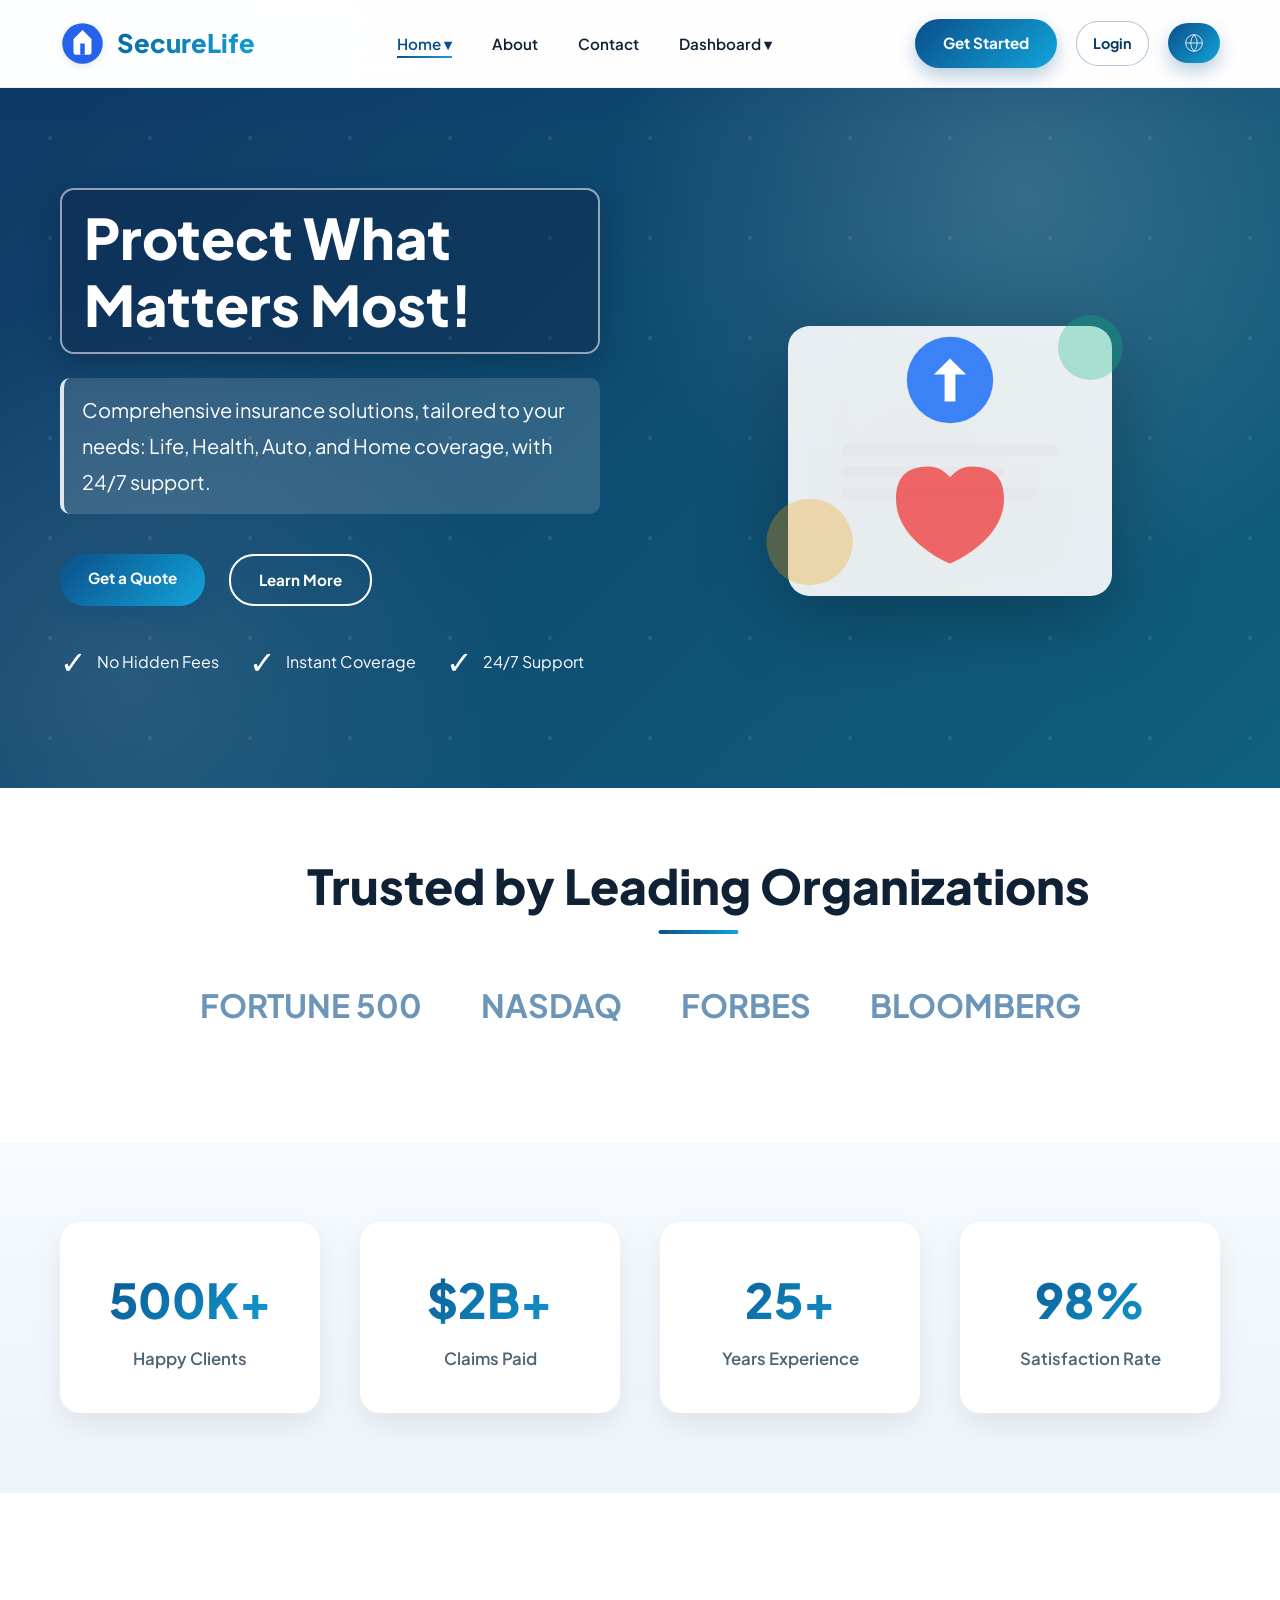
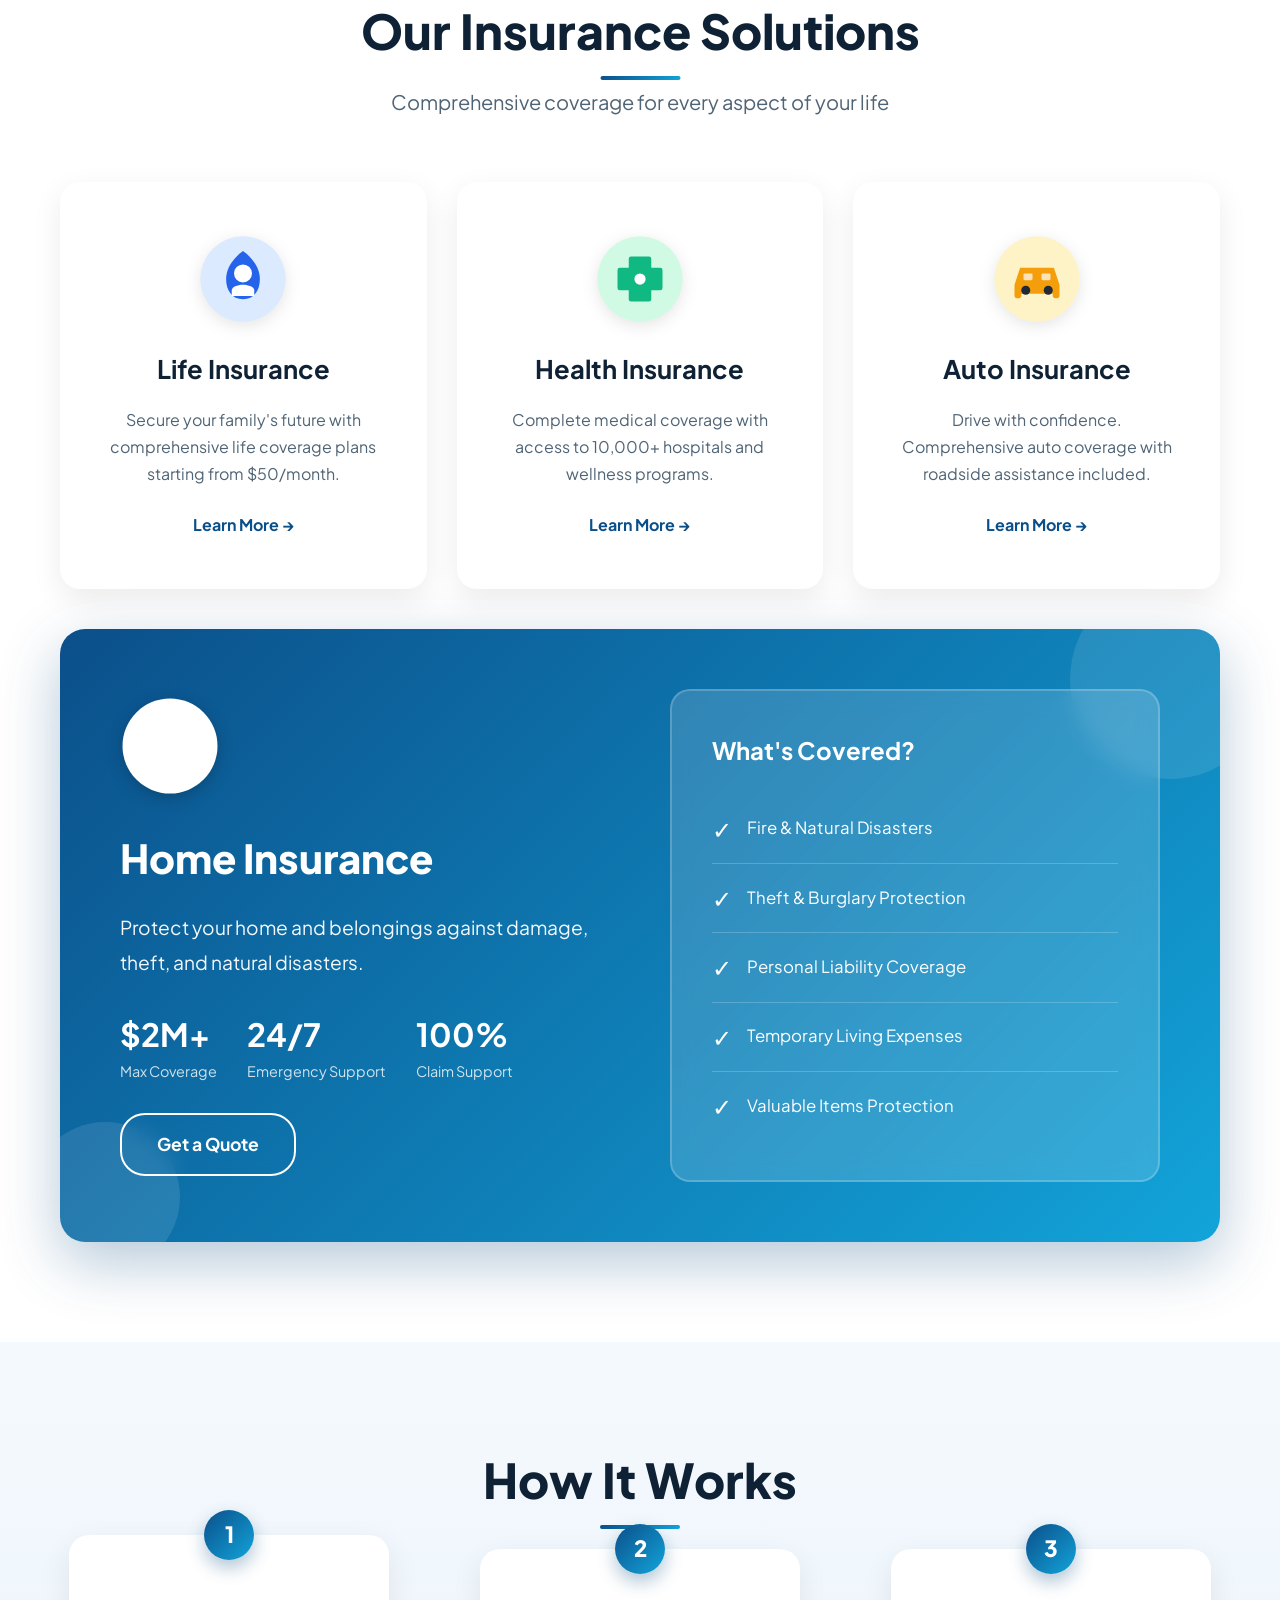
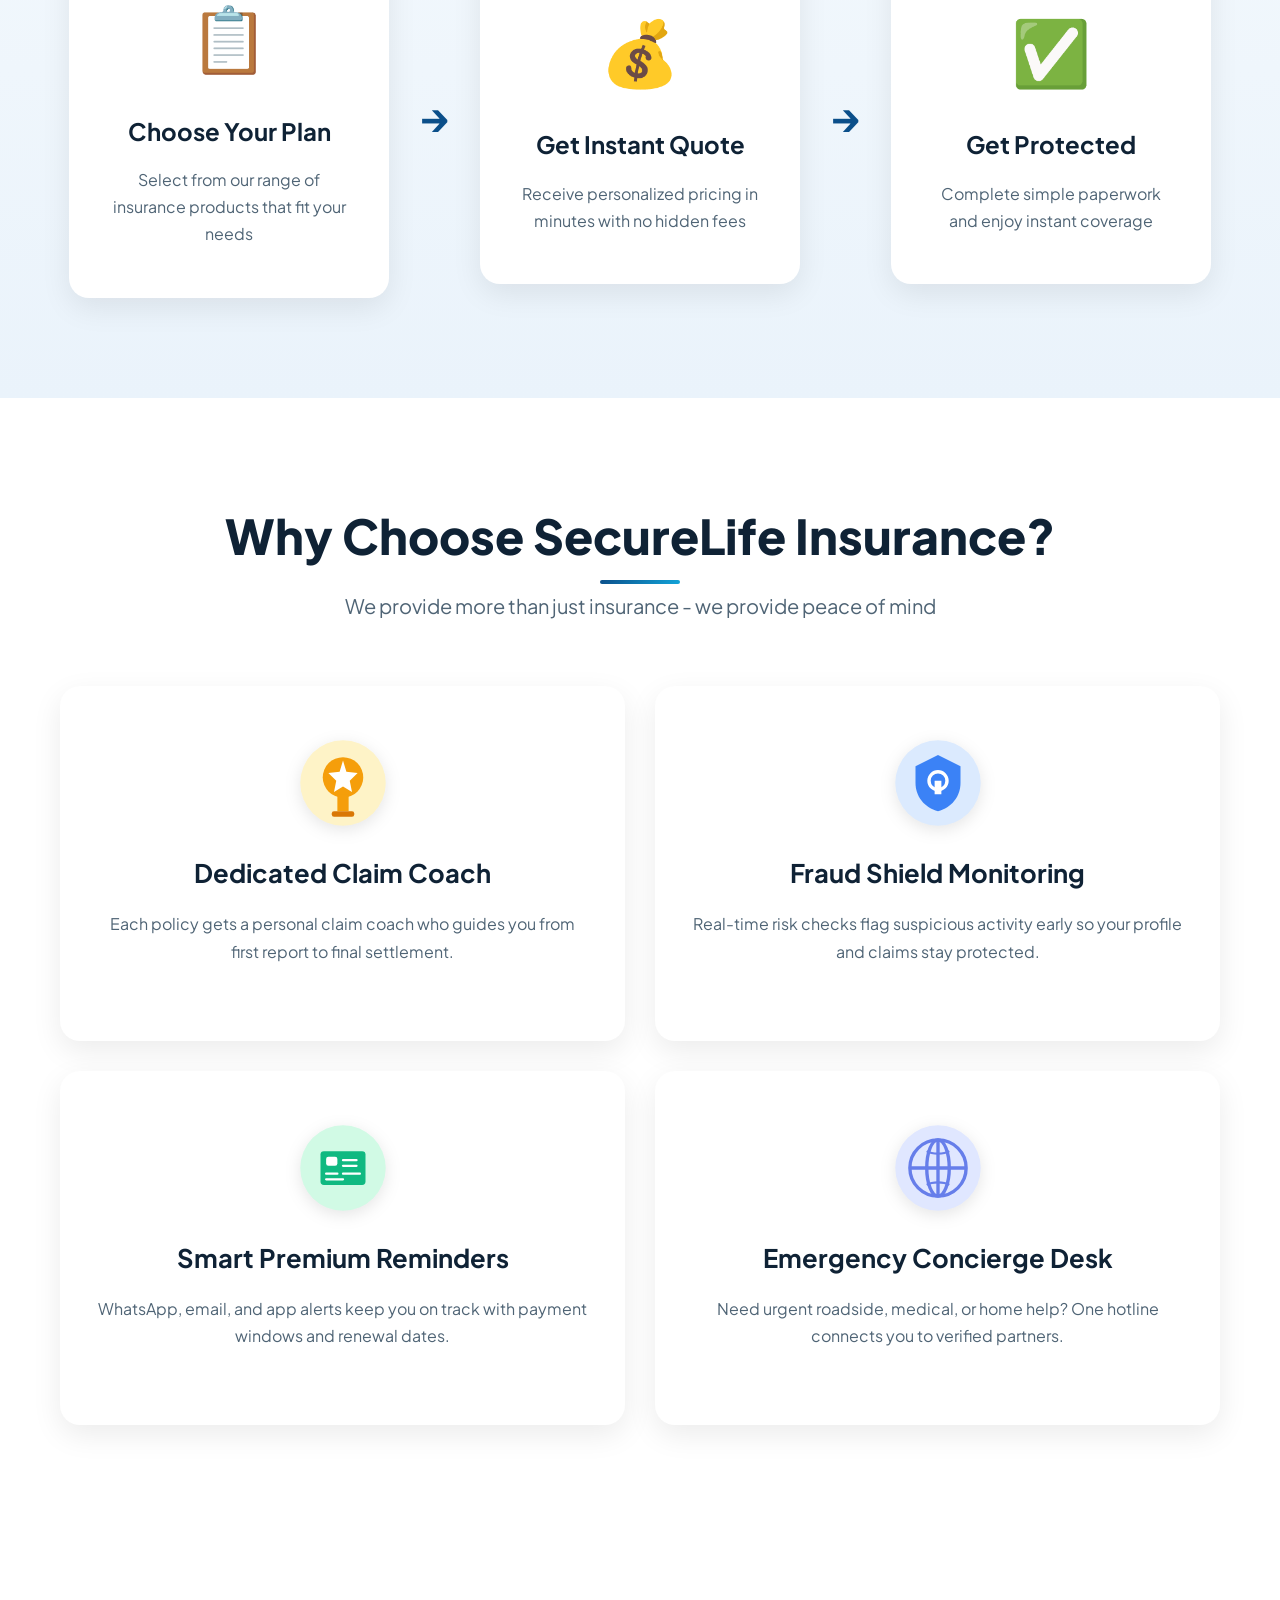
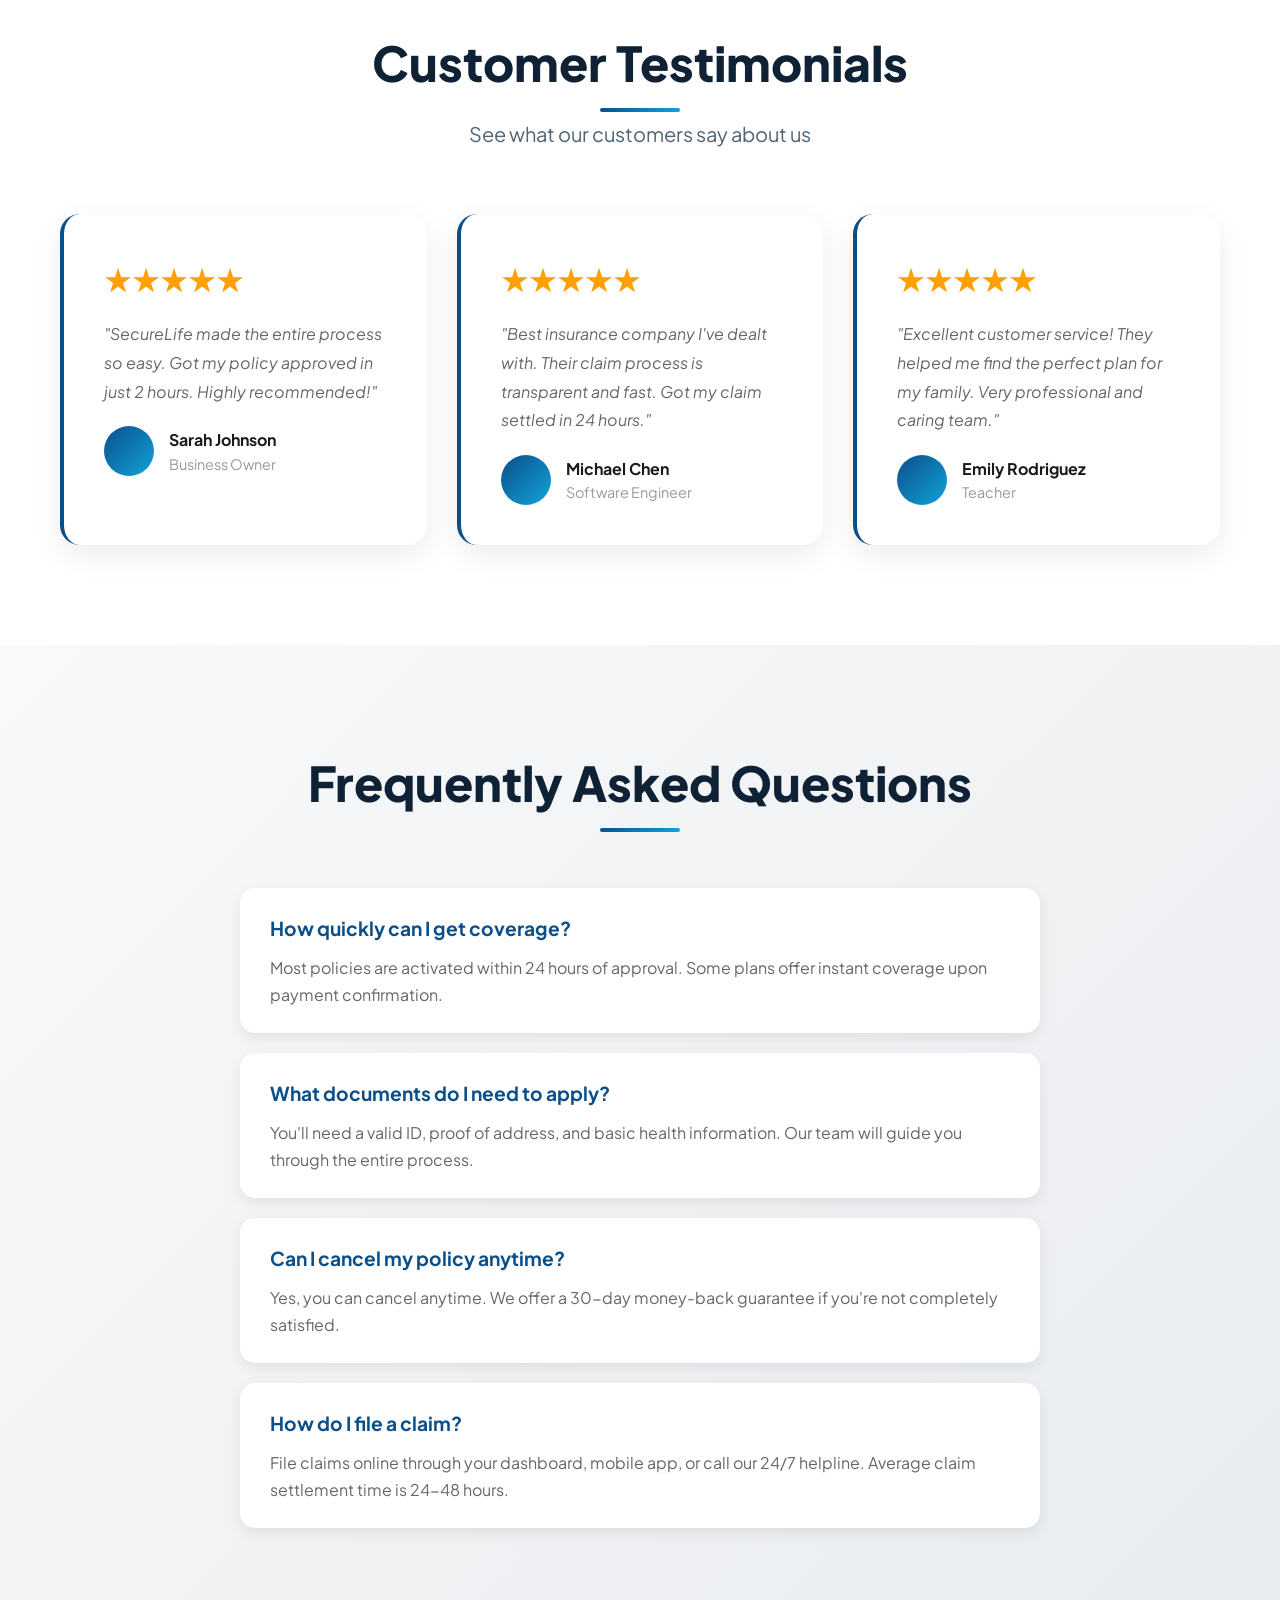
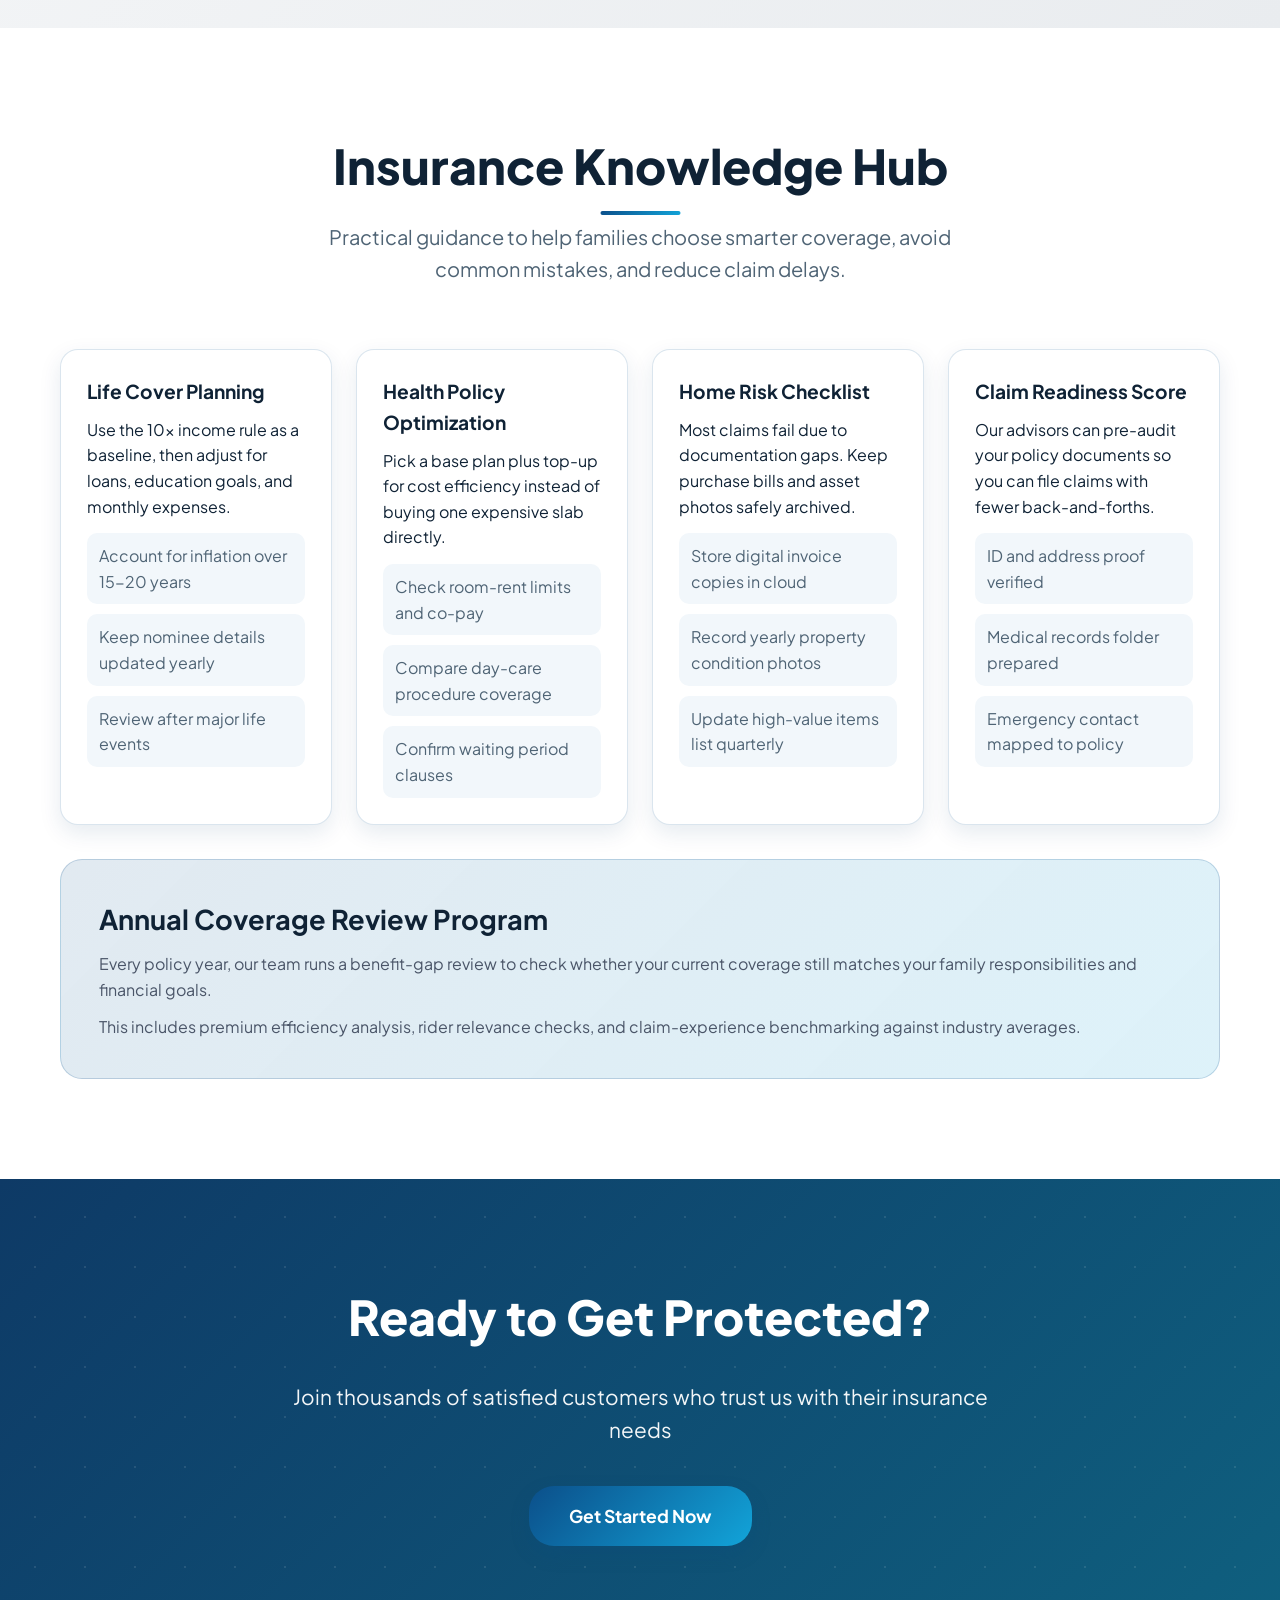
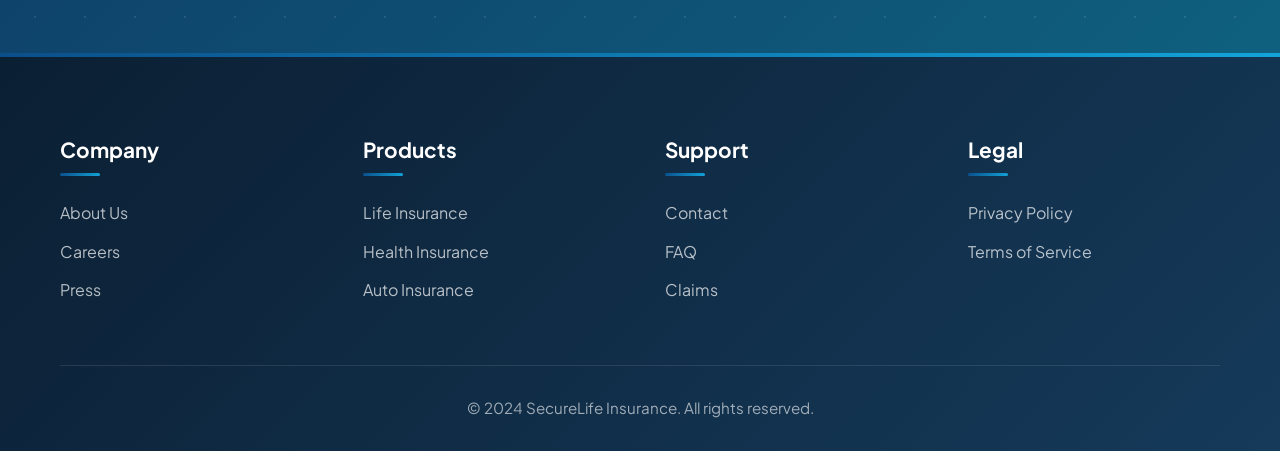
<file: index.html>
<!DOCTYPE html>
<html lang="en" dir="ltr">
<head>
    <meta charset="UTF-8">
    <meta name="viewport" content="width=device-width, initial-scale=1.0">
    <title>SecureLife Insurance - Your Protection Partner</title>
    <link rel="stylesheet" href="css/style.css">
</head>
<body>
    <nav class="navbar">
        <div class="container">
            <a class="nav-brand" href="index.html" aria-label="Go to Home 1">
                <img src="images/logo.svg" alt="SecureLife Insurance" class="logo">
                <span class="brand-name">SecureLife</span>
            </a>
            <ul class="nav-menu">
                <li class="dropdown">
                    <a href="#" class="active">Home ▾</a>
                    <ul class="dropdown-menu">
                        <li><a href="index.html">Home 1</a></li>
                        <li><a href="pages/home2.html">Home 2</a></li>
                    </ul>
                </li>
                <li><a href="pages/about.html" data-translate="about">About</a></li>
                <li><a href="pages/contact.html" data-translate="contact">Contact</a></li>
                <li class="dropdown">
                    <a href="#" data-translate="dashboard">Dashboard ▾</a>
                    <ul class="dropdown-menu">
                        <li><a href="pages/dashboard.html">User Dashboard</a></li>
                        <li><a href="pages/admin-dashboard.html">Admin Dashboard</a></li>
                    </ul>
                </li>
                <li class="nav-mobile-only"><a href="pages/login.html" data-translate="login">Login</a></li>
                <li class="nav-mobile-only"><a href="pages/get-started.html" data-translate="getStarted">Get Started</a></li>
            </ul>
            <div class="nav-controls">
                <a href="pages/get-started.html" class="btn-primary" data-translate="getStarted">Get Started</a>
                <a href="pages/login.html" class="btn-auth btn-login" data-translate="login">Login</a>
                <button class="lang-toggle" id="langToggle">
                    <svg width="20" height="20" viewBox="0 0 24 24" fill="none" stroke="currentColor">
                        <circle cx="12" cy="12" r="10"></circle>
                        <line x1="2" y1="12" x2="22" y2="12"></line>
                        <path d="M12 2a15.3 15.3 0 0 1 4 10 15.3 15.3 0 0 1-4 10 15.3 15.3 0 0 1-4-10 15.3 15.3 0 0 1 4-10z"></path>
                    </svg>
                </button>
                <button class="menu-toggle" id="menuToggle">☰</button>
            </div>
        </div>
    </nav>

    <section class="hero home1-hero">
        <div class="container">
            <div class="hero-content">
                <h1 data-translate="heroTitle">Protect What Matters Most!</h1>
                <p data-translate="heroSubtitle">Comprehensive insurance solutions, tailored to your needs: Life, Health, Auto, and Home coverage, with 24/7 support.</p>
                <div class="hero-buttons">
                    <a href="pages/get-started.html" class="btn-primary" data-translate="getQuote">Get a Quote</a>
                    <a href="pages/about.html" class="btn-secondary" data-translate="learnMore">Learn More</a>
                </div>
                <div class="hero-trust-list" style="display: flex; gap: 30px; margin-top: 30px; align-items: center;">
                    <div style="display: flex; align-items: center; gap: 10px;">
                        <span style="font-size: 2rem;">✓</span>
                        <span>No Hidden Fees</span>
                    </div>
                    <div style="display: flex; align-items: center; gap: 10px;">
                        <span style="font-size: 2rem;">✓</span>
                        <span>Instant Coverage</span>
                    </div>
                    <div style="display: flex; align-items: center; gap: 10px;">
                        <span style="font-size: 2rem;">✓</span>
                        <span>24/7 Support</span>
                    </div>
                </div>
            </div>
            <div class="hero-image">
                <img src="images/hero-insurance.svg" alt="Insurance Protection">
            </div>
        </div>
    </section>

    <section class="services" style="padding: 60px 0; background: white;">
        <div class="container">
            <div style="text-align: center; max-width: 900px; margin: 0 auto 50px;">
                <h2 class="section-title">Trusted by Leading Organizations</h2>
                <div style="display: flex; justify-content: space-around; align-items: center; flex-wrap: wrap; gap: 40px; margin-top: 40px; opacity: 0.6;">
                    <div style="font-size: 2rem; font-weight: bold; color: #0b4f8a;">FORTUNE 500</div>
                    <div style="font-size: 2rem; font-weight: bold; color: #0b4f8a;">NASDAQ</div>
                    <div style="font-size: 2rem; font-weight: bold; color: #0b4f8a;">FORBES</div>
                    <div style="font-size: 2rem; font-weight: bold; color: #0b4f8a;">BLOOMBERG</div>
                </div>
            </div>
        </div>
    </section>

    <section class="stats">
        <div class="container">
            <div class="stat-card">
                <div class="stat-number">500K+</div>
                <div class="stat-label" data-translate="statClients">Happy Clients</div>
            </div>
            <div class="stat-card">
                <div class="stat-number">$2B+</div>
                <div class="stat-label" data-translate="statClaims">Claims Paid</div>
            </div>
            <div class="stat-card">
                <div class="stat-number">25+</div>
                <div class="stat-label" data-translate="statYears">Years Experience</div>
            </div>
            <div class="stat-card">
                <div class="stat-number">98%</div>
                <div class="stat-label" data-translate="statSatisfaction">Satisfaction Rate</div>
            </div>
        </div>
    </section>

    <section class="services">
        <div class="container">
            <h2 class="section-title" data-translate="servicesTitle">Our Insurance Solutions</h2>
            <p class="section-subtitle" data-translate="servicesSubtitle">Comprehensive coverage for every aspect of your life</p>
            
            <!-- Top 3 Cards -->
            <div style="display: grid; grid-template-columns: repeat(auto-fit, minmax(320px, 1fr)); gap: 30px; margin-bottom: 40px;">
                <div class="service-card">
                    <div class="service-icon">
                        <img src="images/life-insurance.svg" alt="Life Insurance">
                    </div>
                    <h3 data-translate="lifeInsurance">Life Insurance</h3>
                    <p data-translate="lifeInsuranceDesc">Secure your family's future with comprehensive life coverage plans starting from $50/month.</p>
                    <a href="pages/get-started.html" class="service-link" data-translate="learnMore">Learn More →</a>
                </div>
                <div class="service-card">
                    <div class="service-icon">
                        <img src="images/health-insurance.svg" alt="Health Insurance">
                    </div>
                    <h3 data-translate="healthInsurance">Health Insurance</h3>
                    <p data-translate="healthInsuranceDesc">Complete medical coverage with access to 10,000+ hospitals and wellness programs.</p>
                    <a href="pages/get-started.html" class="service-link" data-translate="learnMore">Learn More →</a>
                </div>
                <div class="service-card">
                    <div class="service-icon">
                        <img src="images/auto-insurance.svg" alt="Auto Insurance">
                    </div>
                    <h3 data-translate="autoInsurance">Auto Insurance</h3>
                    <p data-translate="autoInsuranceDesc">Drive with confidence. Comprehensive auto coverage with roadside assistance included.</p>
                    <a href="pages/get-started.html" class="service-link" data-translate="learnMore">Learn More →</a>
                </div>
            </div>

            <!-- Featured Bottom Card -->
            <div class="featured-home-card" style="background: linear-gradient(135deg, #0b4f8a 0%, #12a4d9 100%); border-radius: 25px; padding: 60px; display: grid; grid-template-columns: 1fr 1fr; gap: 60px; align-items: center; box-shadow: 0 20px 60px rgba(8, 74, 127, 0.3); position: relative; overflow: hidden;">
                <div style="position: absolute; top: -50px; right: -50px; width: 200px; height: 200px; background: rgba(255,255,255,0.1); border-radius: 50%;"></div>
                <div style="position: absolute; bottom: -30px; left: -30px; width: 150px; height: 150px; background: rgba(255,255,255,0.1); border-radius: 50%;"></div>
                
                <div style="position: relative; z-index: 1;">
                    <div style="width: 100px; height: 100px; margin-bottom: 30px;">
                        <img src="images/home-insurance.svg" alt="Home Insurance" style="width: 100%; height: 100%; filter: brightness(0) invert(1) drop-shadow(0 4px 8px rgba(0,0,0,0.2));">
                    </div>
                    <h3 style="font-size: 2.5rem; color: white; margin-bottom: 20px; font-weight: 800;" data-translate="homeInsurance">Home Insurance</h3>
                    <p style="font-size: 1.2rem; color: rgba(255,255,255,0.95); line-height: 1.8; margin-bottom: 30px;" data-translate="homeInsuranceDesc">Protect your home and belongings against damage, theft, and natural disasters.</p>
                    <div class="featured-home-stats" style="display: flex; gap: 30px; margin-bottom: 30px;">
                        <div>
                            <div style="font-size: 2rem; font-weight: bold; color: white;">$2M+</div>
                            <div style="color: rgba(255,255,255,0.8); font-size: 0.9rem;">Max Coverage</div>
                        </div>
                        <div>
                            <div style="font-size: 2rem; font-weight: bold; color: white;">24/7</div>
                            <div style="color: rgba(255,255,255,0.8); font-size: 0.9rem;">Emergency Support</div>
                        </div>
                        <div>
                            <div style="font-size: 2rem; font-weight: bold; color: white;">100%</div>
                            <div style="color: rgba(255,255,255,0.8); font-size: 0.9rem;">Claim Support</div>
                        </div>
                    </div>
                    <a href="pages/get-started.html" class="btn-secondary" style="display: inline-block; padding: 15px 35px; font-size: 1.1rem;" data-translate="getQuote">Get a Quote</a>
                </div>
                
                <div style="position: relative; z-index: 1;">
                    <div style="background: rgba(255,255,255,0.15); backdrop-filter: blur(10px); border-radius: 20px; padding: 40px; border: 2px solid rgba(255,255,255,0.2);">
                        <h4 style="color: white; font-size: 1.5rem; margin-bottom: 25px; font-weight: 700;">What's Covered?</h4>
                        <ul style="list-style: none; padding: 0;">
                            <li style="color: white; padding: 15px 0; border-bottom: 1px solid rgba(255,255,255,0.2); display: flex; align-items: center; gap: 15px;">
                                <span style="font-size: 1.5rem;">✓</span>
                                <span style="font-size: 1.05rem;">Fire & Natural Disasters</span>
                            </li>
                            <li style="color: white; padding: 15px 0; border-bottom: 1px solid rgba(255,255,255,0.2); display: flex; align-items: center; gap: 15px;">
                                <span style="font-size: 1.5rem;">✓</span>
                                <span style="font-size: 1.05rem;">Theft & Burglary Protection</span>
                            </li>
                            <li style="color: white; padding: 15px 0; border-bottom: 1px solid rgba(255,255,255,0.2); display: flex; align-items: center; gap: 15px;">
                                <span style="font-size: 1.5rem;">✓</span>
                                <span style="font-size: 1.05rem;">Personal Liability Coverage</span>
                            </li>
                            <li style="color: white; padding: 15px 0; border-bottom: 1px solid rgba(255,255,255,0.2); display: flex; align-items: center; gap: 15px;">
                                <span style="font-size: 1.5rem;">✓</span>
                                <span style="font-size: 1.05rem;">Temporary Living Expenses</span>
                            </li>
                            <li style="color: white; padding: 15px 0; display: flex; align-items: center; gap: 15px;">
                                <span style="font-size: 1.5rem;">✓</span>
                                <span style="font-size: 1.05rem;">Valuable Items Protection</span>
                            </li>
                        </ul>
                    </div>
                </div>
            </div>
        </div>
    </section>

    <section class="infographic">
        <div class="container">
            <h2 class="section-title" data-translate="howItWorks">How It Works</h2>
            <div class="process-steps">
                <div class="step">
                    <div class="step-number">1</div>
                    <div class="step-icon">📋</div>
                    <h3 data-translate="step1Title">Choose Your Plan</h3>
                    <p data-translate="step1Desc">Select from our range of insurance products that fit your needs</p>
                </div>
                <div class="step-arrow">→</div>
                <div class="step">
                    <div class="step-number">2</div>
                    <div class="step-icon">💰</div>
                    <h3 data-translate="step2Title">Get Instant Quote</h3>
                    <p data-translate="step2Desc">Receive personalized pricing in minutes with no hidden fees</p>
                </div>
                <div class="step-arrow">→</div>
                <div class="step">
                    <div class="step-number">3</div>
                    <div class="step-icon">✅</div>
                    <h3 data-translate="step3Title">Get Protected</h3>
                    <p data-translate="step3Desc">Complete simple paperwork and enjoy instant coverage</p>
                </div>
            </div>
        </div>
    </section>

    <section class="services">
        <div class="container">
            <h2 class="section-title">Why Choose SecureLife Insurance?</h2>
            <p class="section-subtitle">We provide more than just insurance - we provide peace of mind</p>
            <div class="cards-two-two" style="margin-top: 50px;">
                <div class="service-card">
                    <div class="service-icon">
                        <img src="images/award-icon.svg" alt="Award Winning">
                    </div>
                    <h3>Dedicated Claim Coach</h3>
                    <p>Each policy gets a personal claim coach who guides you from first report to final settlement.</p>
                </div>
                <div class="service-card">
                    <div class="service-icon">
                        <img src="images/secure-icon.svg" alt="Secure">
                    </div>
                    <h3>Fraud Shield Monitoring</h3>
                    <p>Real-time risk checks flag suspicious activity early so your profile and claims stay protected.</p>
                </div>
                <div class="service-card">
                    <div class="service-icon">
                        <img src="images/flexible-icon.svg" alt="Flexible">
                    </div>
                    <h3>Smart Premium Reminders</h3>
                    <p>WhatsApp, email, and app alerts keep you on track with payment windows and renewal dates.</p>
                </div>
                <div class="service-card">
                    <div class="service-icon">
                        <img src="images/global-icon.svg" alt="Global">
                    </div>
                    <h3>Emergency Concierge Desk</h3>
                    <p>Need urgent roadside, medical, or home help? One hotline connects you to verified partners.</p>
                </div>
            </div>
        </div>
    </section>

    <section class="infographic" style="background: white;">
        <div class="container">
            <h2 class="section-title">Customer Testimonials</h2>
            <p class="section-subtitle">See what our customers say about us</p>
            <div style="display: grid; grid-template-columns: repeat(auto-fit, minmax(300px, 1fr)); gap: 30px; margin-top: 50px;">
                <div style="background: white; padding: 40px; border-radius: 20px; box-shadow: 0 10px 30px rgba(0,0,0,0.08); border-left: 4px solid #0b4f8a;">
                    <div style="color: #ffa000; font-size: 2rem; margin-bottom: 15px;">★★★★★</div>
                    <p style="font-style: italic; color: #666; margin-bottom: 20px; line-height: 1.8;">"SecureLife made the entire process so easy. Got my policy approved in just 2 hours. Highly recommended!"</p>
                    <div style="display: flex; align-items: center; gap: 15px;">
                        <div style="width: 50px; height: 50px; border-radius: 50%; background: linear-gradient(135deg, #0b4f8a 0%, #12a4d9 100%);"></div>
                        <div>
                            <div style="font-weight: bold; color: #1a1a1a;">Sarah Johnson</div>
                            <div style="color: #999; font-size: 0.9rem;">Business Owner</div>
                        </div>
                    </div>
                </div>
                <div style="background: white; padding: 40px; border-radius: 20px; box-shadow: 0 10px 30px rgba(0,0,0,0.08); border-left: 4px solid #0b4f8a;">
                    <div style="color: #ffa000; font-size: 2rem; margin-bottom: 15px;">★★★★★</div>
                    <p style="font-style: italic; color: #666; margin-bottom: 20px; line-height: 1.8;">"Best insurance company I've dealt with. Their claim process is transparent and fast. Got my claim settled in 24 hours."</p>
                    <div style="display: flex; align-items: center; gap: 15px;">
                        <div style="width: 50px; height: 50px; border-radius: 50%; background: linear-gradient(135deg, #0b4f8a 0%, #12a4d9 100%);"></div>
                        <div>
                            <div style="font-weight: bold; color: #1a1a1a;">Michael Chen</div>
                            <div style="color: #999; font-size: 0.9rem;">Software Engineer</div>
                        </div>
                    </div>
                </div>
                <div style="background: white; padding: 40px; border-radius: 20px; box-shadow: 0 10px 30px rgba(0,0,0,0.08); border-left: 4px solid #0b4f8a;">
                    <div style="color: #ffa000; font-size: 2rem; margin-bottom: 15px;">★★★★★</div>
                    <p style="font-style: italic; color: #666; margin-bottom: 20px; line-height: 1.8;">"Excellent customer service! They helped me find the perfect plan for my family. Very professional and caring team."</p>
                    <div style="display: flex; align-items: center; gap: 15px;">
                        <div style="width: 50px; height: 50px; border-radius: 50%; background: linear-gradient(135deg, #0b4f8a 0%, #12a4d9 100%);"></div>
                        <div>
                            <div style="font-weight: bold; color: #1a1a1a;">Emily Rodriguez</div>
                            <div style="color: #999; font-size: 0.9rem;">Teacher</div>
                        </div>
                    </div>
                </div>
            </div>
        </div>
    </section>

    <section class="services" style="background: linear-gradient(135deg, #f8f9fa 0%, #e9ecef 100%);">
        <div class="container">
            <h2 class="section-title">Frequently Asked Questions</h2>
            <div style="max-width: 800px; margin: 50px auto 0;">
                <div style="background: white; padding: 25px 30px; border-radius: 15px; margin-bottom: 20px; box-shadow: 0 5px 15px rgba(0,0,0,0.08); cursor: pointer; transition: all 0.3s ease;" onmouseover="this.style.transform='translateX(10px)'" onmouseout="this.style.transform='translateX(0)'">
                    <h3 style="color: #0b4f8a; margin-bottom: 10px; font-size: 1.2rem;">How quickly can I get coverage?</h3>
                    <p style="color: #666; line-height: 1.7;">Most policies are activated within 24 hours of approval. Some plans offer instant coverage upon payment confirmation.</p>
                </div>
                <div style="background: white; padding: 25px 30px; border-radius: 15px; margin-bottom: 20px; box-shadow: 0 5px 15px rgba(0,0,0,0.08); cursor: pointer; transition: all 0.3s ease;" onmouseover="this.style.transform='translateX(10px)'" onmouseout="this.style.transform='translateX(0)'">
                    <h3 style="color: #0b4f8a; margin-bottom: 10px; font-size: 1.2rem;">What documents do I need to apply?</h3>
                    <p style="color: #666; line-height: 1.7;">You'll need a valid ID, proof of address, and basic health information. Our team will guide you through the entire process.</p>
                </div>
                <div style="background: white; padding: 25px 30px; border-radius: 15px; margin-bottom: 20px; box-shadow: 0 5px 15px rgba(0,0,0,0.08); cursor: pointer; transition: all 0.3s ease;" onmouseover="this.style.transform='translateX(10px)'" onmouseout="this.style.transform='translateX(0)'">
                    <h3 style="color: #0b4f8a; margin-bottom: 10px; font-size: 1.2rem;">Can I cancel my policy anytime?</h3>
                    <p style="color: #666; line-height: 1.7;">Yes, you can cancel anytime. We offer a 30-day money-back guarantee if you're not completely satisfied.</p>
                </div>
                <div style="background: white; padding: 25px 30px; border-radius: 15px; box-shadow: 0 5px 15px rgba(0,0,0,0.08); cursor: pointer; transition: all 0.3s ease;" onmouseover="this.style.transform='translateX(10px)'" onmouseout="this.style.transform='translateX(0)'">
                    <h3 style="color: #0b4f8a; margin-bottom: 10px; font-size: 1.2rem;">How do I file a claim?</h3>
                    <p style="color: #666; line-height: 1.7;">File claims online through your dashboard, mobile app, or call our 24/7 helpline. Average claim settlement time is 24-48 hours.</p>
                </div>
            </div>
        </div>
    </section>

    <section class="services" style="background: white;">
        <div class="container">
            <h2 class="section-title">Insurance Knowledge Hub</h2>
            <p class="section-subtitle">Practical guidance to help families choose smarter coverage, avoid common mistakes, and reduce claim delays.</p>

            <div class="rich-content-grid" style="margin-bottom: 34px;">
                <div class="rich-card">
                    <h3>Life Cover Planning</h3>
                    <p>Use the 10x income rule as a baseline, then adjust for loans, education goals, and monthly expenses.</p>
                    <ul class="rich-list">
                        <li>Account for inflation over 15-20 years</li>
                        <li>Keep nominee details updated yearly</li>
                        <li>Review after major life events</li>
                    </ul>
                </div>
                <div class="rich-card">
                    <h3>Health Policy Optimization</h3>
                    <p>Pick a base plan plus top-up for cost efficiency instead of buying one expensive slab directly.</p>
                    <ul class="rich-list">
                        <li>Check room-rent limits and co-pay</li>
                        <li>Compare day-care procedure coverage</li>
                        <li>Confirm waiting period clauses</li>
                    </ul>
                </div>
                <div class="rich-card">
                    <h3>Home Risk Checklist</h3>
                    <p>Most claims fail due to documentation gaps. Keep purchase bills and asset photos safely archived.</p>
                    <ul class="rich-list">
                        <li>Store digital invoice copies in cloud</li>
                        <li>Record yearly property condition photos</li>
                        <li>Update high-value items list quarterly</li>
                    </ul>
                </div>
                <div class="rich-card">
                    <h3>Claim Readiness Score</h3>
                    <p>Our advisors can pre-audit your policy documents so you can file claims with fewer back-and-forths.</p>
                    <ul class="rich-list">
                        <li>ID and address proof verified</li>
                        <li>Medical records folder prepared</li>
                        <li>Emergency contact mapped to policy</li>
                    </ul>
                </div>
            </div>

            <div class="highlight-band">
                <h3 style="font-size: 1.7rem; margin-bottom: 10px;">Annual Coverage Review Program</h3>
                <p style="margin-bottom: 12px; color: #4a5568;">Every policy year, our team runs a benefit-gap review to check whether your current coverage still matches your family responsibilities and financial goals.</p>
                <p style="color: #4a5568;">This includes premium efficiency analysis, rider relevance checks, and claim-experience benchmarking against industry averages.</p>
            </div>
        </div>
    </section>

    <section class="cta">
        <div class="container">
            <h2 data-translate="ctaTitle">Ready to Get Protected?</h2>
            <p data-translate="ctaSubtitle">Join thousands of satisfied customers who trust us with their insurance needs</p>
            <a href="pages/get-started.html" class="btn-primary btn-large" data-translate="getStartedNow">Get Started Now</a>
        </div>
    </section>

    <footer class="footer">
        <div class="container">
            <div class="footer-grid">
                <div class="footer-col">
                    <h4 data-translate="company">Company</h4>
                    <ul>
                        <li><a href="pages/about.html" data-translate="about">About Us</a></li>
                        <li><a href="#" data-translate="careers">Careers</a></li>
                        <li><a href="#" data-translate="press">Press</a></li>
                    </ul>
                </div>
                <div class="footer-col">
                    <h4 data-translate="products">Products</h4>
                    <ul>
                        <li><a href="#" data-translate="lifeInsurance">Life Insurance</a></li>
                        <li><a href="#" data-translate="healthInsurance">Health Insurance</a></li>
                        <li><a href="#" data-translate="autoInsurance">Auto Insurance</a></li>
                    </ul>
                </div>
                <div class="footer-col">
                    <h4 data-translate="support">Support</h4>
                    <ul>
                        <li><a href="pages/contact.html" data-translate="contact">Contact</a></li>
                        <li><a href="#" data-translate="faq">FAQ</a></li>
                        <li><a href="#" data-translate="claims">Claims</a></li>
                    </ul>
                </div>
                <div class="footer-col">
                    <h4 data-translate="legal">Legal</h4>
                    <ul>
                        <li><a href="#" data-translate="privacy">Privacy Policy</a></li>
                        <li><a href="#" data-translate="terms">Terms of Service</a></li>
                    </ul>
                </div>
            </div>
            <div class="footer-bottom">
                <p>&copy; 2024 SecureLife Insurance. <span data-translate="rights">All rights reserved.</span></p>
            </div>
        </div>
    </footer>

    <script src="js/main.js"></script>
</body>
</html>
</file>
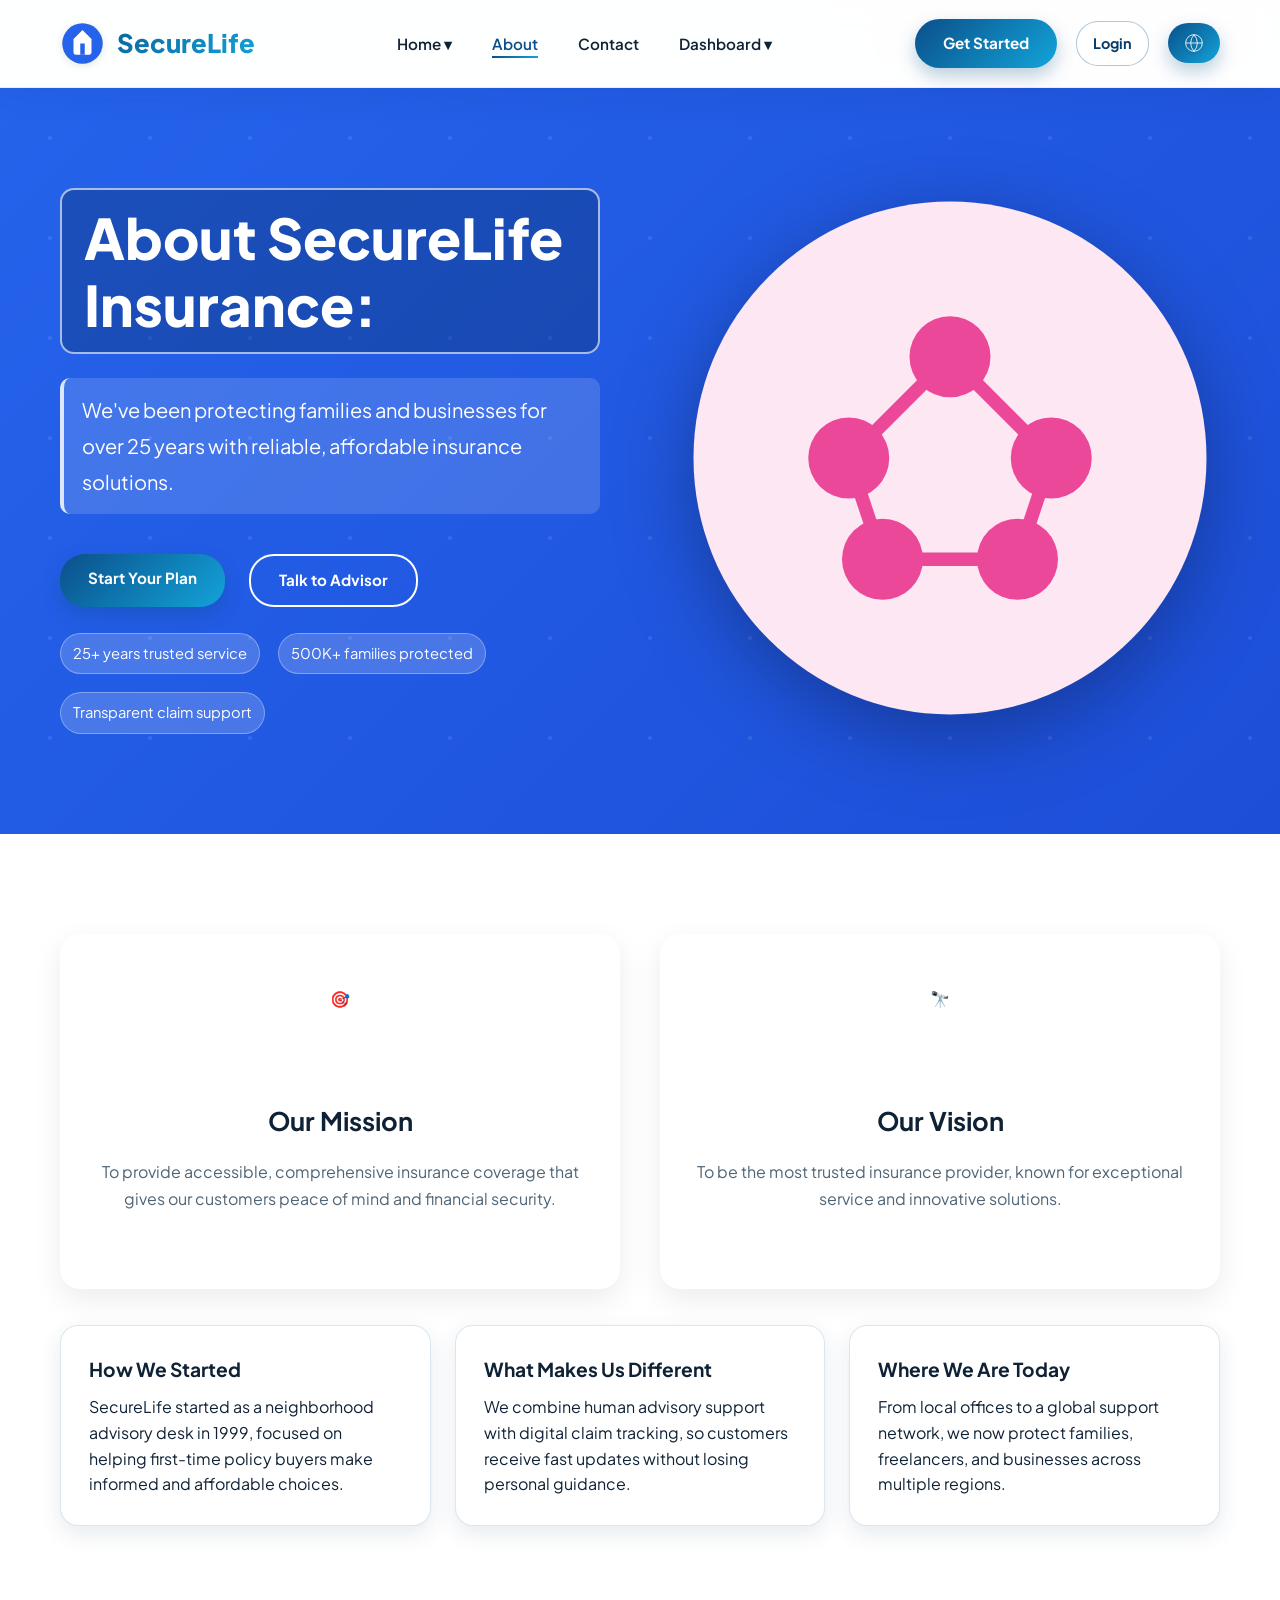
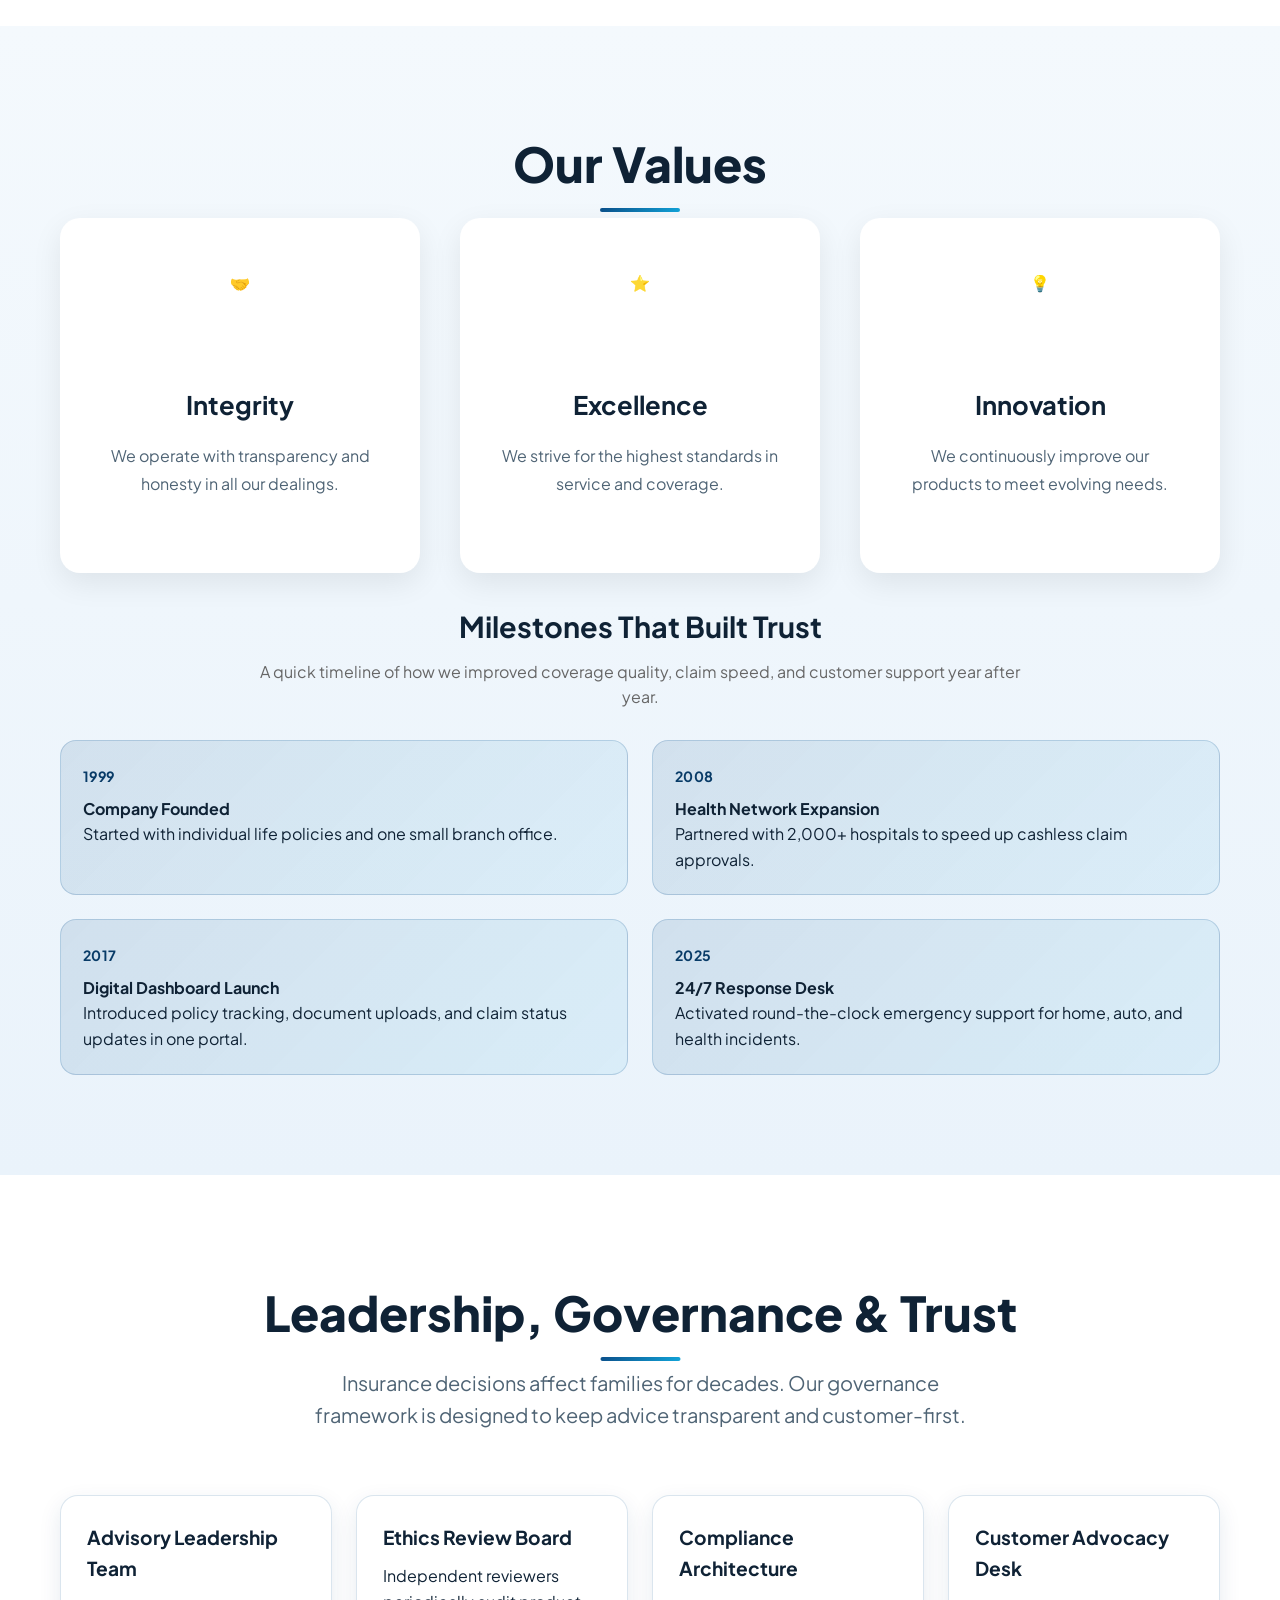
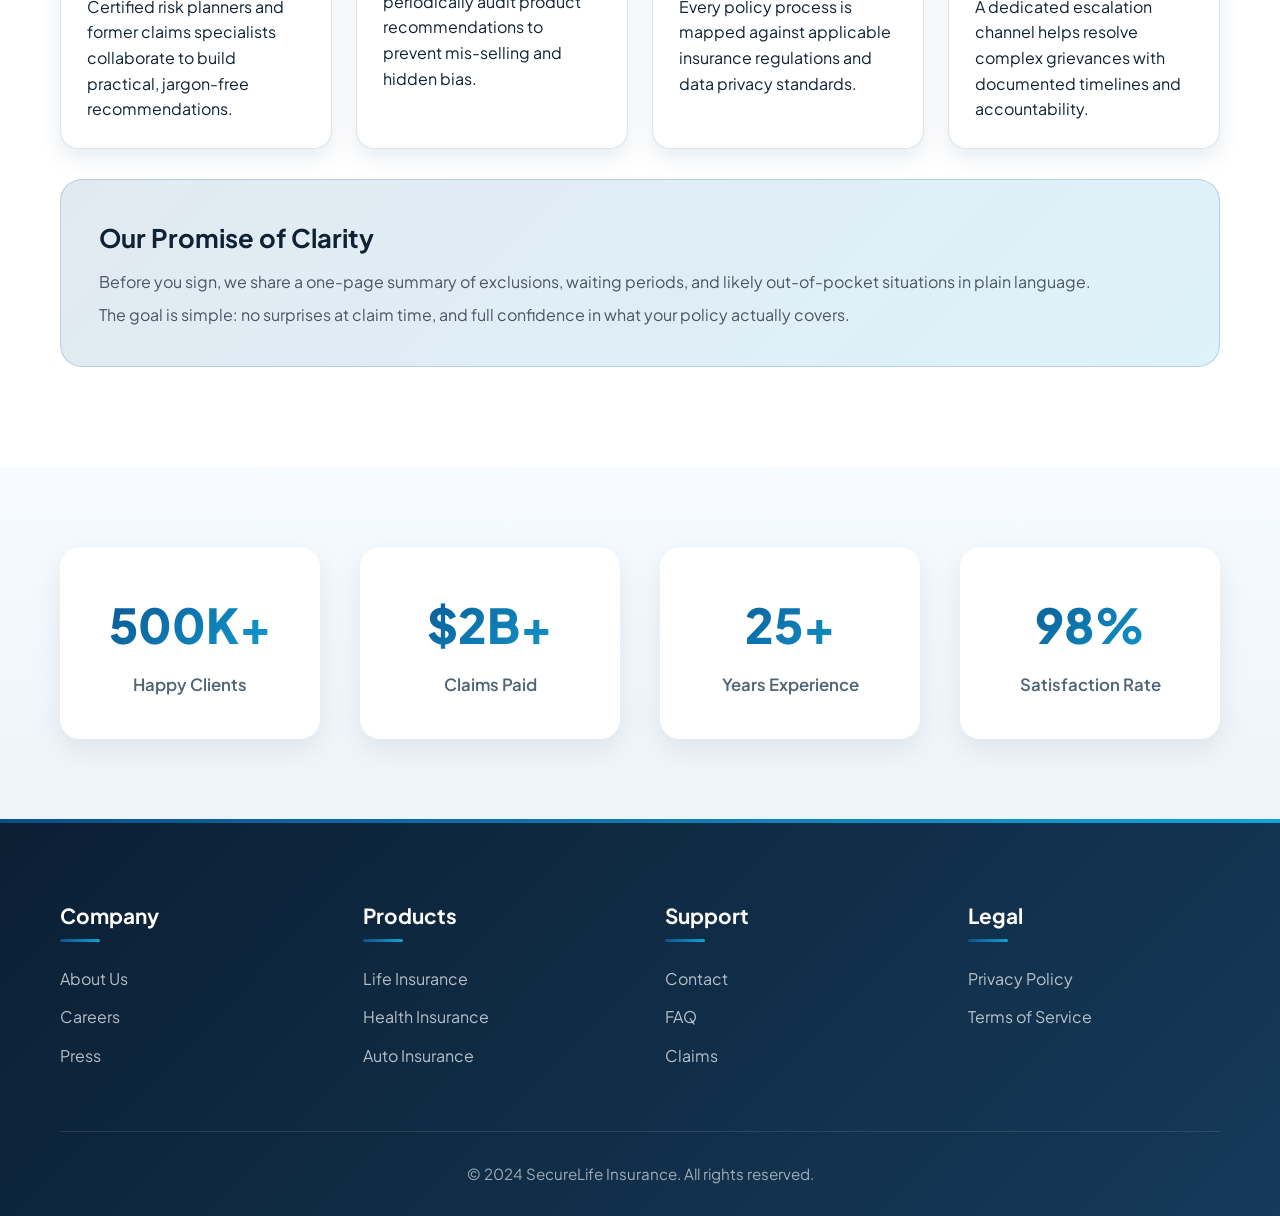
<file: pages/about.html>
<!DOCTYPE html>
<html lang="en" dir="ltr">
<head>
    <meta charset="UTF-8">
    <meta name="viewport" content="width=device-width, initial-scale=1.0">
    <title>About Us - SecureLife Insurance</title>
    <link rel="stylesheet" href="../css/style.css">
</head>
<body>
    <nav class="navbar">
        <div class="container">
            <a class="nav-brand" href="../index.html" aria-label="Go to Home 1">
                <img src="../images/logo.svg" alt="SecureLife Insurance" class="logo">
                <span class="brand-name">SecureLife</span>
            </a>
            <ul class="nav-menu">
                <li class="dropdown">
                    <a href="#">Home ▾</a>
                    <ul class="dropdown-menu">
                        <li><a href="../index.html">Home 1</a></li>
                        <li><a href="home2.html">Home 2</a></li>
                    </ul>
                </li>
                <li><a href="about.html" class="active" data-translate="about">About</a></li>
                <li><a href="contact.html" data-translate="contact">Contact</a></li>
                <li class="dropdown">
                    <a href="#" data-translate="dashboard">Dashboard ▾</a>
                    <ul class="dropdown-menu">
                        <li><a href="dashboard.html">User Dashboard</a></li>
                        <li><a href="admin-dashboard.html">Admin Dashboard</a></li>
                    </ul>
                </li>
                <li class="nav-mobile-only"><a href="login.html" data-translate="login">Login</a></li>
                <li class="nav-mobile-only"><a href="get-started.html" data-translate="getStarted">Get Started</a></li>
            </ul>
            <div class="nav-controls">
                <a href="get-started.html" class="btn-primary" data-translate="getStarted">Get Started</a>
                <a href="login.html" class="btn-auth btn-login" data-translate="login">Login</a>
                <button class="lang-toggle" id="langToggle">
                    <svg width="20" height="20" viewBox="0 0 24 24" fill="none" stroke="currentColor">
                        <circle cx="12" cy="12" r="10"></circle>
                        <line x1="2" y1="12" x2="22" y2="12"></line>
                        <path d="M12 2a15.3 15.3 0 0 1 4 10 15.3 15.3 0 0 1-4 10 15.3 15.3 0 0 1-4-10 15.3 15.3 0 0 1 4-10z"></path>
                    </svg>
                </button>
                <button class="menu-toggle" id="menuToggle">☰</button>
            </div>
        </div>
    </nav>

    <section class="hero page-hero about-hero" style="background: linear-gradient(135deg, #2563eb 0%, #1d4ed8 100%);">
        <div class="container">
            <div class="hero-content">
                <h1 data-translate="aboutTitle">About SecureLife Insurance:</h1>
                <p data-translate="aboutDesc">We've been protecting families and businesses for over 25 years with reliable, affordable insurance solutions.</p>
                <div class="hero-buttons">
                    <a href="get-started.html" class="btn-primary">Start Your Plan</a>
                    <a href="contact.html" class="btn-secondary">Talk to Advisor</a>
                </div>
                <div class="hero-highlight-list">
                    <span>25+ years trusted service</span>
                    <span>500K+ families protected</span>
                    <span>Transparent claim support</span>
                </div>
            </div>
            <div class="hero-image">
                <img src="../images/network.svg" alt="SecureLife Network">
            </div>
        </div>
    </section>

    <section class="services">
        <div class="container">
            <div class="services-grid" style="margin-bottom: 36px;">
                <div class="service-card">
                    <div class="service-icon">🎯</div>
                    <h3 data-translate="mission">Our Mission</h3>
                    <p data-translate="missionDesc">To provide accessible, comprehensive insurance coverage that gives our customers peace of mind and financial security.</p>
                </div>
                <div class="service-card">
                    <div class="service-icon">🔭</div>
                    <h3 data-translate="vision">Our Vision</h3>
                    <p data-translate="visionDesc">To be the most trusted insurance provider, known for exceptional service and innovative solutions.</p>
                </div>
            </div>

            <div class="about-story-grid">
                <div class="about-story-card">
                    <h3>How We Started</h3>
                    <p>SecureLife started as a neighborhood advisory desk in 1999, focused on helping first-time policy buyers make informed and affordable choices.</p>
                </div>
                <div class="about-story-card">
                    <h3>What Makes Us Different</h3>
                    <p>We combine human advisory support with digital claim tracking, so customers receive fast updates without losing personal guidance.</p>
                </div>
                <div class="about-story-card">
                    <h3>Where We Are Today</h3>
                    <p>From local offices to a global support network, we now protect families, freelancers, and businesses across multiple regions.</p>
                </div>
            </div>
        </div>
    </section>

    <section class="infographic">
        <div class="container">
            <h2 class="section-title" data-translate="values">Our Values</h2>
            <div class="services-grid" style="margin-bottom: 30px;">
                <div class="service-card">
                    <div class="service-icon">🤝</div>
                    <h3 data-translate="integrity">Integrity</h3>
                    <p data-translate="integrityDesc">We operate with transparency and honesty in all our dealings.</p>
                </div>
                <div class="service-card">
                    <div class="service-icon">⭐</div>
                    <h3 data-translate="excellence">Excellence</h3>
                    <p data-translate="excellenceDesc">We strive for the highest standards in service and coverage.</p>
                </div>
                <div class="service-card">
                    <div class="service-icon">💡</div>
                    <h3 data-translate="innovation">Innovation</h3>
                    <p data-translate="innovationDesc">We continuously improve our products to meet evolving needs.</p>
                </div>
            </div>

            <h3 style="text-align: center; font-size: 1.8rem; margin-bottom: 10px;">Milestones That Built Trust</h3>
            <p style="text-align: center; color: #666; max-width: 760px; margin: 0 auto 24px;">A quick timeline of how we improved coverage quality, claim speed, and customer support year after year.</p>
            <div class="about-timeline">
                <div class="timeline-item">
                    <span class="timeline-year">1999</span>
                    <h4>Company Founded</h4>
                    <p>Started with individual life policies and one small branch office.</p>
                </div>
                <div class="timeline-item">
                    <span class="timeline-year">2008</span>
                    <h4>Health Network Expansion</h4>
                    <p>Partnered with 2,000+ hospitals to speed up cashless claim approvals.</p>
                </div>
                <div class="timeline-item">
                    <span class="timeline-year">2017</span>
                    <h4>Digital Dashboard Launch</h4>
                    <p>Introduced policy tracking, document uploads, and claim status updates in one portal.</p>
                </div>
                <div class="timeline-item">
                    <span class="timeline-year">2025</span>
                    <h4>24/7 Response Desk</h4>
                    <p>Activated round-the-clock emergency support for home, auto, and health incidents.</p>
                </div>
            </div>
        </div>
    </section>

    <section class="services" style="background: white;">
        <div class="container">
            <h2 class="section-title">Leadership, Governance & Trust</h2>
            <p class="section-subtitle">Insurance decisions affect families for decades. Our governance framework is designed to keep advice transparent and customer-first.</p>

            <div class="rich-content-grid" style="margin-bottom: 30px;">
                <div class="rich-card">
                    <h3>Advisory Leadership Team</h3>
                    <p>Certified risk planners and former claims specialists collaborate to build practical, jargon-free recommendations.</p>
                </div>
                <div class="rich-card">
                    <h3>Ethics Review Board</h3>
                    <p>Independent reviewers periodically audit product recommendations to prevent mis-selling and hidden bias.</p>
                </div>
                <div class="rich-card">
                    <h3>Compliance Architecture</h3>
                    <p>Every policy process is mapped against applicable insurance regulations and data privacy standards.</p>
                </div>
                <div class="rich-card">
                    <h3>Customer Advocacy Desk</h3>
                    <p>A dedicated escalation channel helps resolve complex grievances with documented timelines and accountability.</p>
                </div>
            </div>

            <div class="highlight-band">
                <h3 style="font-size: 1.6rem; margin-bottom: 10px;">Our Promise of Clarity</h3>
                <p style="color: #4a5568; margin-bottom: 8px;">Before you sign, we share a one-page summary of exclusions, waiting periods, and likely out-of-pocket situations in plain language.</p>
                <p style="color: #4a5568;">The goal is simple: no surprises at claim time, and full confidence in what your policy actually covers.</p>
            </div>
        </div>
    </section>

    <section class="stats">
        <div class="container">
            <div class="stat-card">
                <div class="stat-number">500K+</div>
                <div class="stat-label" data-translate="statClients">Happy Clients</div>
            </div>
            <div class="stat-card">
                <div class="stat-number">$2B+</div>
                <div class="stat-label" data-translate="statClaims">Claims Paid</div>
            </div>
            <div class="stat-card">
                <div class="stat-number">25+</div>
                <div class="stat-label" data-translate="statYears">Years Experience</div>
            </div>
            <div class="stat-card">
                <div class="stat-number">98%</div>
                <div class="stat-label" data-translate="statSatisfaction">Satisfaction Rate</div>
            </div>
        </div>
    </section>

    <footer class="footer">
        <div class="container">
            <div class="footer-grid">
                <div class="footer-col">
                    <h4 data-translate="company">Company</h4>
                    <ul>
                        <li><a href="about.html" data-translate="about">About Us</a></li>
                        <li><a href="#" data-translate="careers">Careers</a></li>
                        <li><a href="#" data-translate="press">Press</a></li>
                    </ul>
                </div>
                <div class="footer-col">
                    <h4 data-translate="products">Products</h4>
                    <ul>
                        <li><a href="#" data-translate="lifeInsurance">Life Insurance</a></li>
                        <li><a href="#" data-translate="healthInsurance">Health Insurance</a></li>
                        <li><a href="#" data-translate="autoInsurance">Auto Insurance</a></li>
                    </ul>
                </div>
                <div class="footer-col">
                    <h4 data-translate="support">Support</h4>
                    <ul>
                        <li><a href="contact.html" data-translate="contact">Contact</a></li>
                        <li><a href="#" data-translate="faq">FAQ</a></li>
                        <li><a href="#" data-translate="claims">Claims</a></li>
                    </ul>
                </div>
                <div class="footer-col">
                    <h4 data-translate="legal">Legal</h4>
                    <ul>
                        <li><a href="#" data-translate="privacy">Privacy Policy</a></li>
                        <li><a href="#" data-translate="terms">Terms of Service</a></li>
                    </ul>
                </div>
            </div>
            <div class="footer-bottom">
                <p>&copy; 2024 SecureLife Insurance. <span data-translate="rights">All rights reserved.</span></p>
            </div>
        </div>
    </footer>

    <script src="../js/main.js"></script>
</body>
</html>
</file>
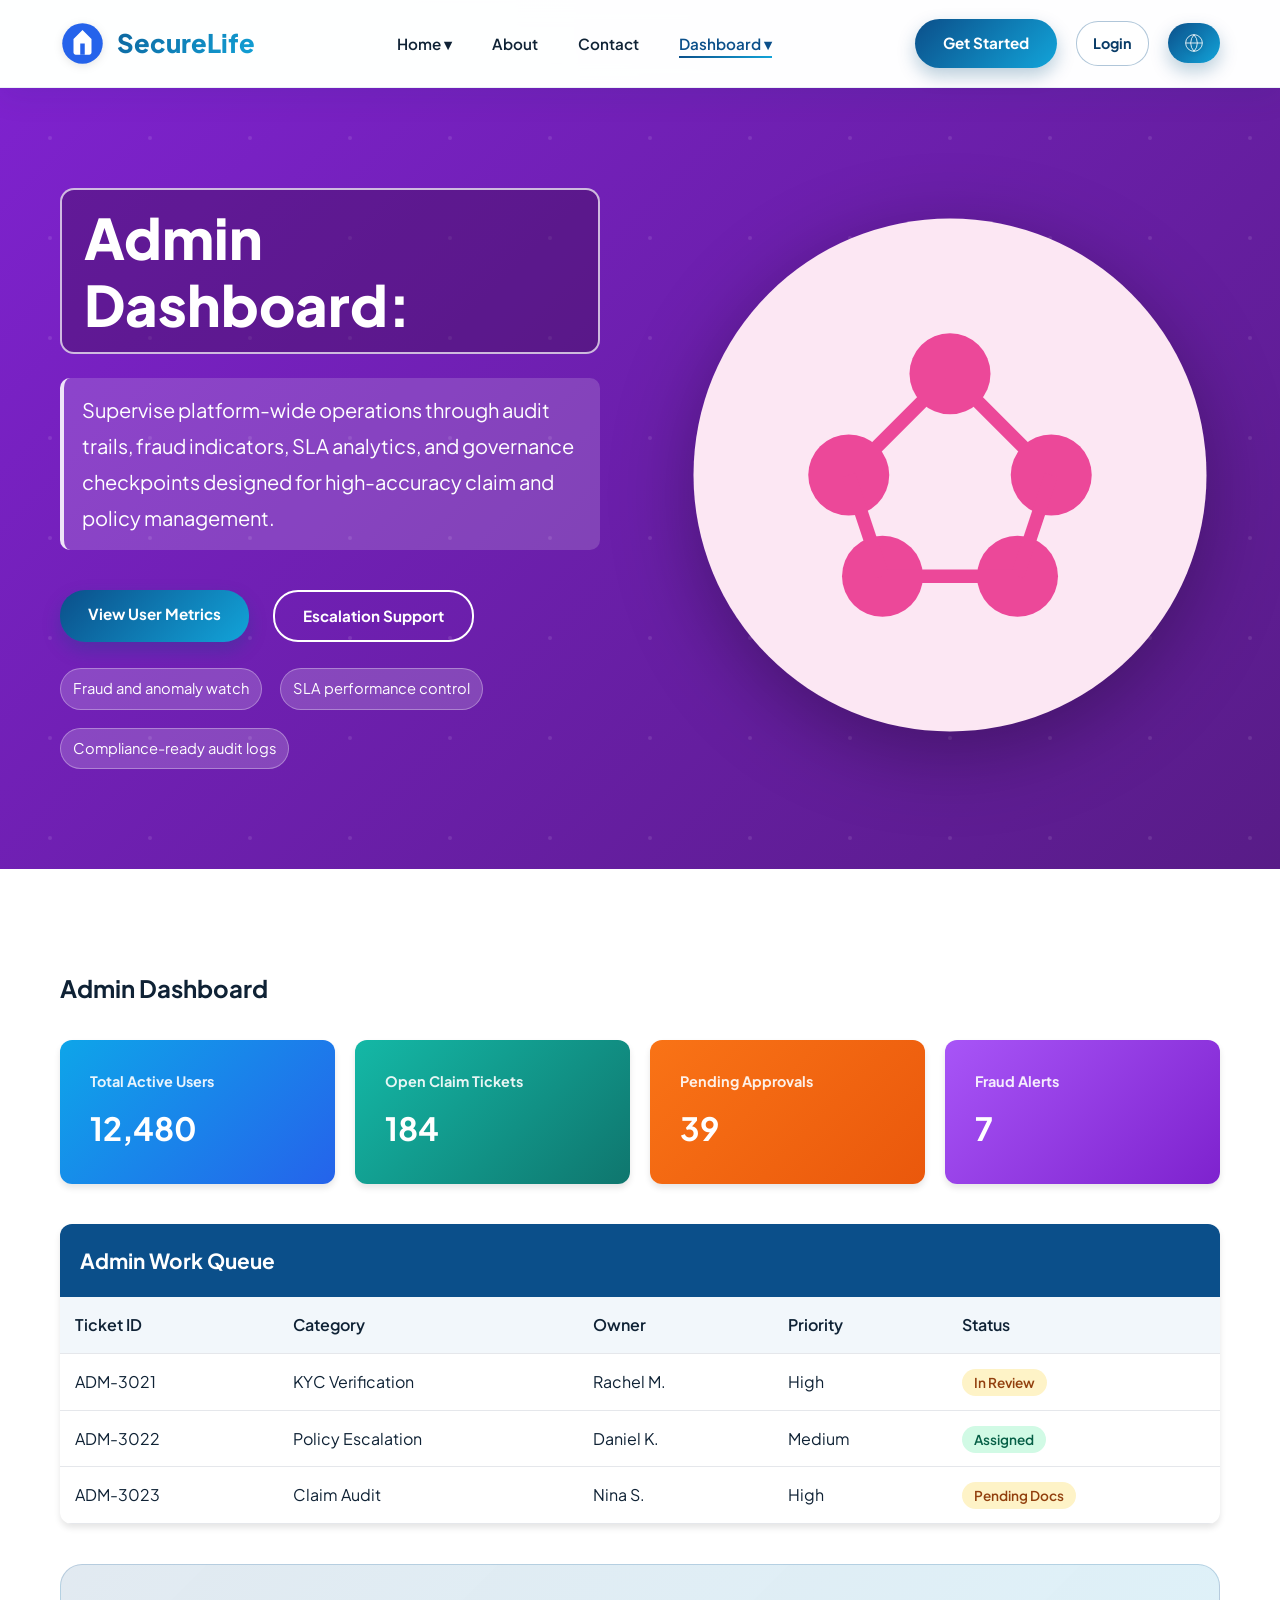
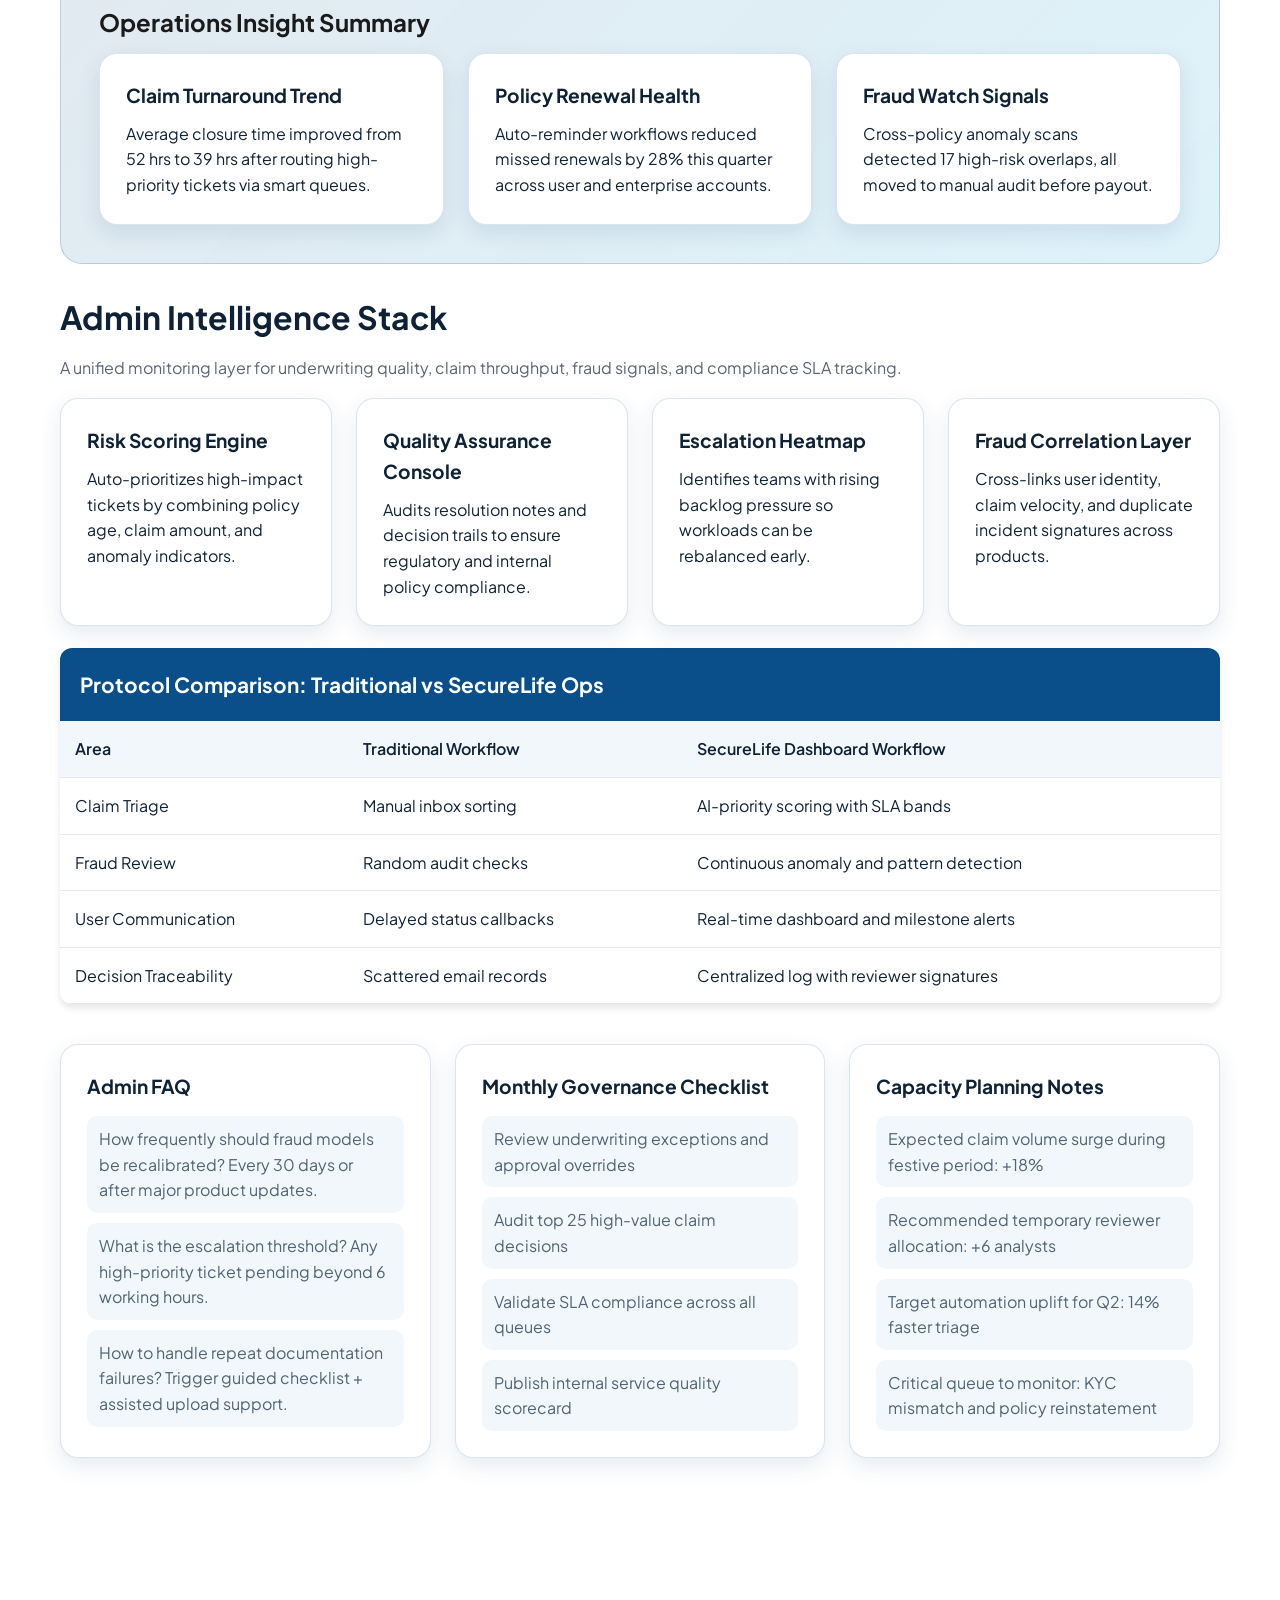
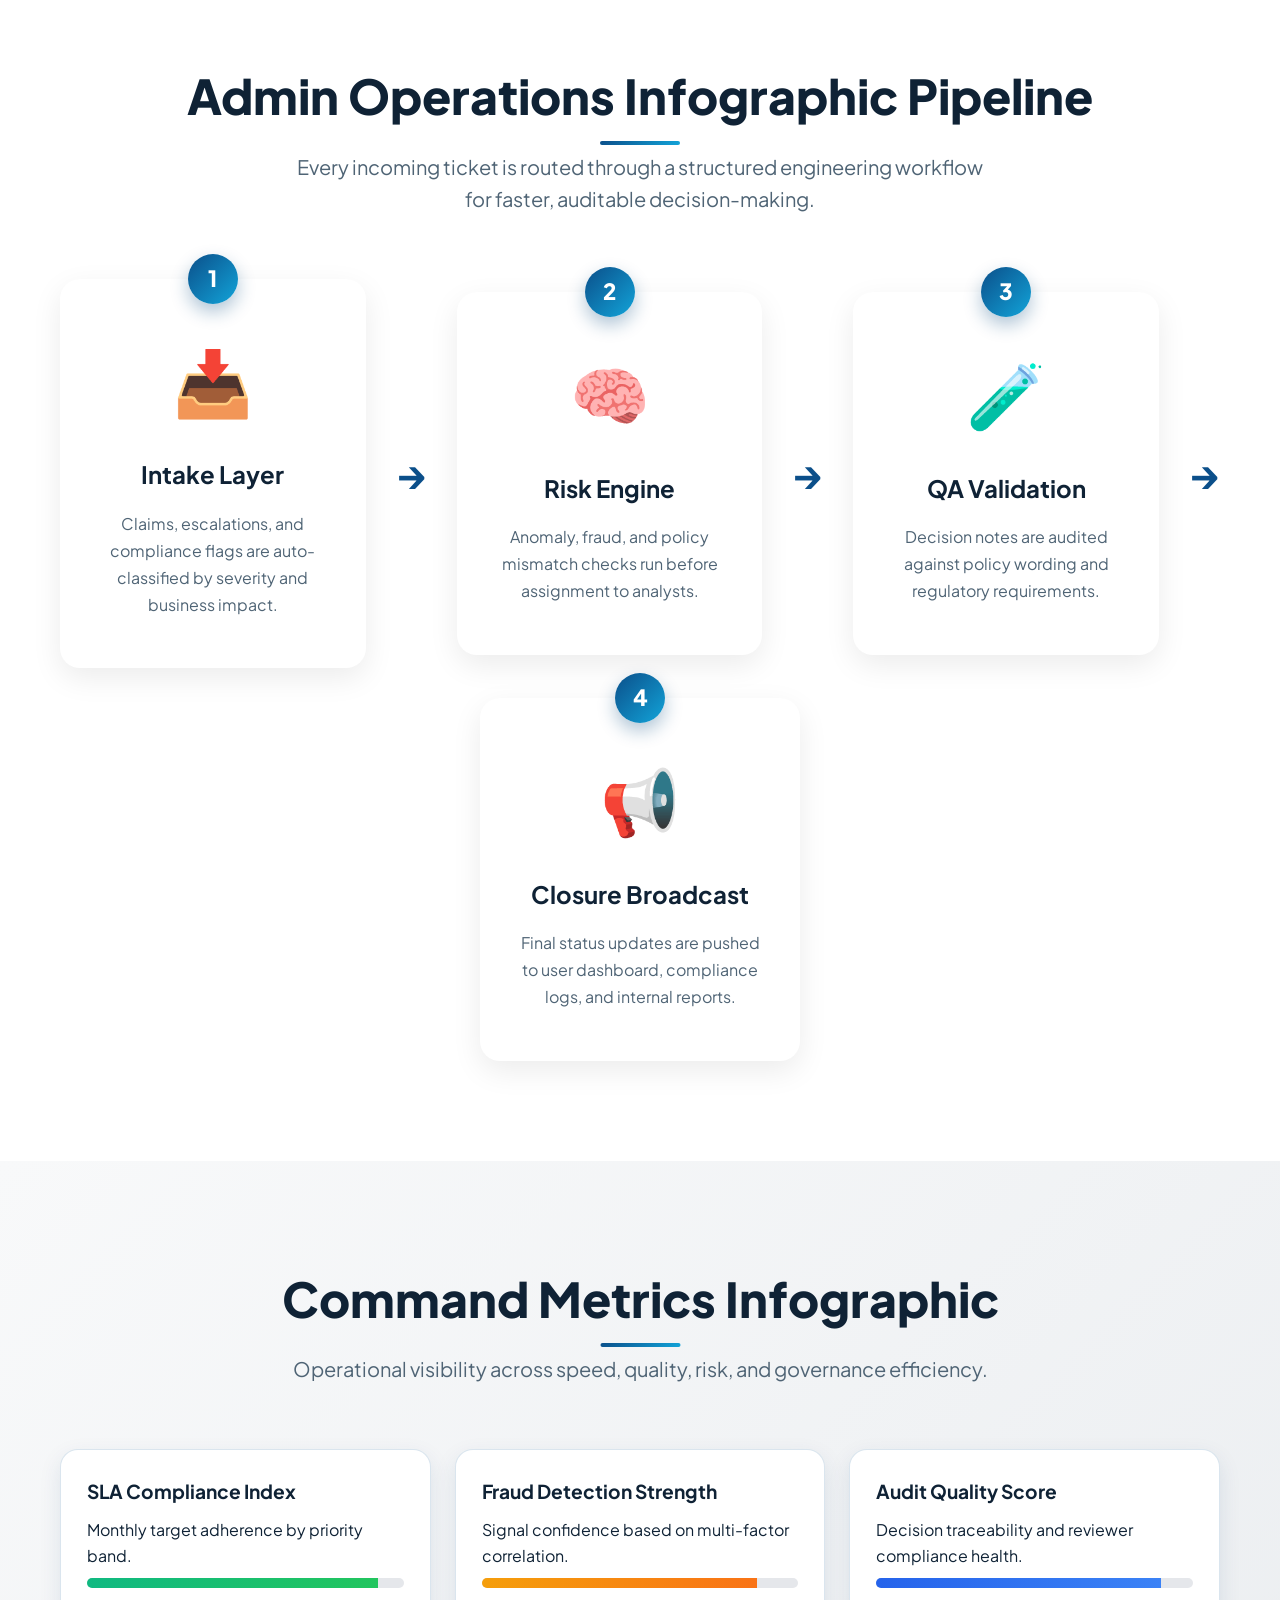
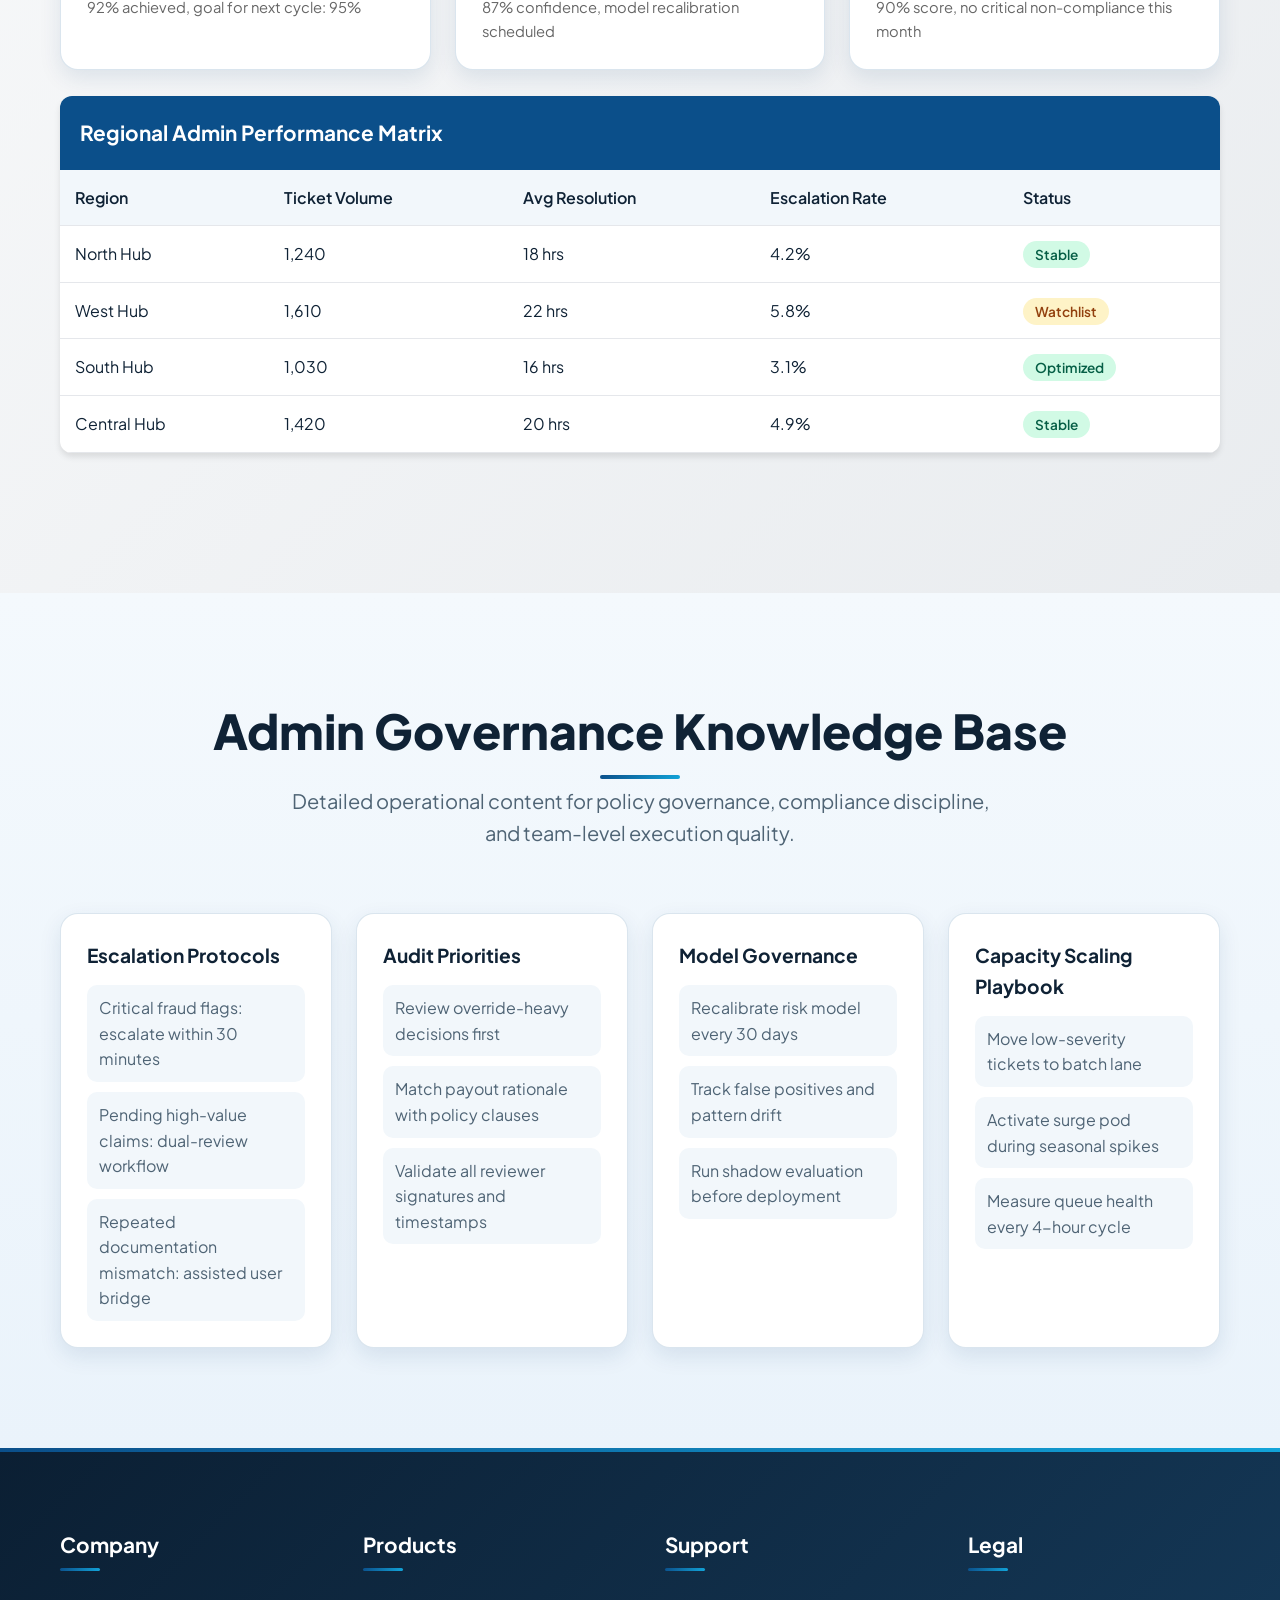
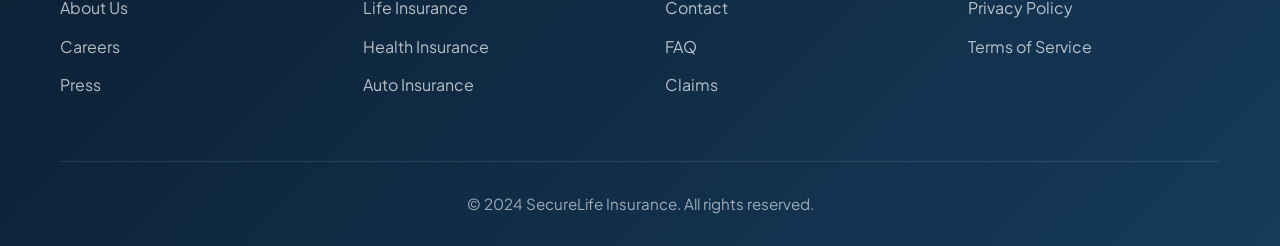
<file: pages/admin-dashboard.html>
<!DOCTYPE html>
<html lang="en" dir="ltr">
<head>
    <meta charset="UTF-8">
    <meta name="viewport" content="width=device-width, initial-scale=1.0">
    <title>Admin Dashboard - SecureLife Insurance</title>
    <link rel="stylesheet" href="../css/style.css">
    <style>
        .dashboard-grid {
            display: grid;
            grid-template-columns: repeat(auto-fit, minmax(250px, 1fr));
            gap: 20px;
            margin-bottom: 40px;
        }
        .dashboard-card {
            background: linear-gradient(135deg, #0b4f8a 0%, #12a4d9 100%);
            color: white;
            padding: 30px;
            border-radius: 12px;
            box-shadow: 0 4px 6px rgba(0,0,0,0.1);
        }
        .dashboard-card h3 {
            font-size: 0.9rem;
            opacity: 0.9;
            margin-bottom: 10px;
        }
        .dashboard-card .value {
            font-size: 2rem;
            font-weight: bold;
        }
        .table-container {
            background: white;
            border-radius: 12px;
            box-shadow: 0 4px 6px rgba(0,0,0,0.1);
            overflow: hidden;
            margin-bottom: 40px;
        }
        .table-header {
            background: var(--primary-color);
            color: white;
            padding: 20px;
            font-size: 1.3rem;
            font-weight: bold;
        }
        table {
            width: 100%;
            border-collapse: collapse;
        }
        th, td {
            padding: 15px;
            text-align: left;
            border-bottom: 1px solid #e5e7eb;
        }
        th {
            background: var(--bg-light);
            font-weight: 600;
            color: var(--text-dark);
        }
        .badge {
            padding: 5px 12px;
            border-radius: 20px;
            font-size: 0.85rem;
            font-weight: 600;
        }
        .badge-success {
            background: #d1fae5;
            color: #065f46;
        }
        .badge-warning {
            background: #fef3c7;
            color: #92400e;
        }
        [dir="rtl"] th, [dir="rtl"] td {
            text-align: right;
        }
    </style>
</head>
<body>
    <nav class="navbar">
        <div class="container">
            <a class="nav-brand" href="../index.html" aria-label="Go to Home 1">
                <img src="../images/logo.svg" alt="SecureLife Insurance" class="logo">
                <span class="brand-name">SecureLife</span>
            </a>
            <ul class="nav-menu">
                <li class="dropdown">
                    <a href="#">Home ▾</a>
                    <ul class="dropdown-menu">
                        <li><a href="../index.html">Home 1</a></li>
                        <li><a href="home2.html">Home 2</a></li>
                    </ul>
                </li>
                <li><a href="about.html" data-translate="about">About</a></li>
                <li><a href="contact.html" data-translate="contact">Contact</a></li>
                <li class="dropdown">
                    <a href="#" class="active" data-translate="dashboard">Dashboard ▾</a>
                    <ul class="dropdown-menu">
                        <li><a href="dashboard.html">User Dashboard</a></li>
                        <li><a href="admin-dashboard.html">Admin Dashboard</a></li>
                    </ul>
                </li>
                <li class="nav-mobile-only"><a href="login.html" data-translate="login">Login</a></li>
                <li class="nav-mobile-only"><a href="get-started.html" data-translate="getStarted">Get Started</a></li>
            </ul>
            <div class="nav-controls">
                <a href="get-started.html" class="btn-primary" data-translate="getStarted">Get Started</a>
                <a href="login.html" class="btn-auth btn-login" data-translate="login">Login</a>
                <button class="lang-toggle" id="langToggle">
                    <svg width="20" height="20" viewBox="0 0 24 24" fill="none" stroke="currentColor">
                        <circle cx="12" cy="12" r="10"></circle>
                        <line x1="2" y1="12" x2="22" y2="12"></line>
                        <path d="M12 2a15.3 15.3 0 0 1 4 10 15.3 15.3 0 0 1-4 10 15.3 15.3 0 0 1-4-10 15.3 15.3 0 0 1 4-10z"></path>
                    </svg>
                </button>
                <button class="menu-toggle" id="menuToggle">☰</button>
            </div>
        </div>
    </nav>

    <section class="hero page-hero admin-hero" style="background: linear-gradient(135deg, #7e22ce 0%, #581c87 100%);">
        <div class="container">
            <div class="hero-content">
                <h1>Admin Dashboard:</h1>
                <p>Supervise platform-wide operations through audit trails, fraud indicators, SLA analytics, and governance checkpoints designed for high-accuracy claim and policy management.</p>
                <div class="hero-buttons">
                    <a href="dashboard.html" class="btn-primary">View User Metrics</a>
                    <a href="contact.html" class="btn-secondary">Escalation Support</a>
                </div>
                <div class="hero-highlight-list">
                    <span>Fraud and anomaly watch</span>
                    <span>SLA performance control</span>
                    <span>Compliance-ready audit logs</span>
                </div>
            </div>
            <div class="hero-image">
                <img src="../images/network.svg" alt="Admin Control Network">
            </div>
        </div>
    </section>

    <section class="services">
        <div class="container">
            <div class="dashboard-section-anchor">
                <h1 style="margin-bottom: 2rem;">Admin Dashboard</h1>

                <div class="dashboard-grid">
                    <div class="dashboard-card" style="background: linear-gradient(135deg, #0ea5e9 0%, #2563eb 100%);">
                        <h3>Total Active Users</h3>
                        <div class="value">12,480</div>
                    </div>
                    <div class="dashboard-card" style="background: linear-gradient(135deg, #14b8a6 0%, #0f766e 100%);">
                        <h3>Open Claim Tickets</h3>
                        <div class="value">184</div>
                    </div>
                    <div class="dashboard-card" style="background: linear-gradient(135deg, #f97316 0%, #ea580c 100%);">
                        <h3>Pending Approvals</h3>
                        <div class="value">39</div>
                    </div>
                    <div class="dashboard-card" style="background: linear-gradient(135deg, #a855f7 0%, #7e22ce 100%);">
                        <h3>Fraud Alerts</h3>
                        <div class="value">7</div>
                    </div>
                </div>

                <div class="table-container">
                    <div class="table-header">Admin Work Queue</div>
                    <table>
                        <thead>
                            <tr>
                                <th>Ticket ID</th>
                                <th>Category</th>
                                <th>Owner</th>
                                <th>Priority</th>
                                <th>Status</th>
                            </tr>
                        </thead>
                        <tbody>
                            <tr>
                                <td>ADM-3021</td>
                                <td>KYC Verification</td>
                                <td>Rachel M.</td>
                                <td>High</td>
                                <td><span class="badge badge-warning">In Review</span></td>
                            </tr>
                            <tr>
                                <td>ADM-3022</td>
                                <td>Policy Escalation</td>
                                <td>Daniel K.</td>
                                <td>Medium</td>
                                <td><span class="badge badge-success">Assigned</span></td>
                            </tr>
                            <tr>
                                <td>ADM-3023</td>
                                <td>Claim Audit</td>
                                <td>Nina S.</td>
                                <td>High</td>
                                <td><span class="badge badge-warning">Pending Docs</span></td>
                            </tr>
                        </tbody>
                    </table>
                </div>

                <div class="highlight-band" style="margin-top: 8px;">
                    <h3 style="font-size: 1.5rem; margin-bottom: 12px; color: #1a1a1a;">Operations Insight Summary</h3>
                    <div class="rich-content-grid">
                        <div class="rich-card">
                            <h3>Claim Turnaround Trend</h3>
                            <p>Average closure time improved from 52 hrs to 39 hrs after routing high-priority tickets via smart queues.</p>
                        </div>
                        <div class="rich-card">
                            <h3>Policy Renewal Health</h3>
                            <p>Auto-reminder workflows reduced missed renewals by 28% this quarter across user and enterprise accounts.</p>
                        </div>
                        <div class="rich-card">
                            <h3>Fraud Watch Signals</h3>
                            <p>Cross-policy anomaly scans detected 17 high-risk overlaps, all moved to manual audit before payout.</p>
                        </div>
                    </div>
                </div>

                <section style="margin-top: 28px;">
                    <h2 style="font-size: 2rem; margin-bottom: 12px;">Admin Intelligence Stack</h2>
                    <p style="color: #5a6472; margin-bottom: 18px;">A unified monitoring layer for underwriting quality, claim throughput, fraud signals, and compliance SLA tracking.</p>
                    <div class="rich-content-grid" style="margin-bottom: 22px;">
                        <div class="rich-card">
                            <h3>Risk Scoring Engine</h3>
                            <p>Auto-prioritizes high-impact tickets by combining policy age, claim amount, and anomaly indicators.</p>
                        </div>
                        <div class="rich-card">
                            <h3>Quality Assurance Console</h3>
                            <p>Audits resolution notes and decision trails to ensure regulatory and internal policy compliance.</p>
                        </div>
                        <div class="rich-card">
                            <h3>Escalation Heatmap</h3>
                            <p>Identifies teams with rising backlog pressure so workloads can be rebalanced early.</p>
                        </div>
                        <div class="rich-card">
                            <h3>Fraud Correlation Layer</h3>
                            <p>Cross-links user identity, claim velocity, and duplicate incident signatures across products.</p>
                        </div>
                    </div>
                </section>

                <div class="table-container">
                    <div class="table-header">Protocol Comparison: Traditional vs SecureLife Ops</div>
                    <table>
                        <thead>
                            <tr>
                                <th>Area</th>
                                <th>Traditional Workflow</th>
                                <th>SecureLife Dashboard Workflow</th>
                            </tr>
                        </thead>
                        <tbody>
                            <tr>
                                <td>Claim Triage</td>
                                <td>Manual inbox sorting</td>
                                <td>AI-priority scoring with SLA bands</td>
                            </tr>
                            <tr>
                                <td>Fraud Review</td>
                                <td>Random audit checks</td>
                                <td>Continuous anomaly and pattern detection</td>
                            </tr>
                            <tr>
                                <td>User Communication</td>
                                <td>Delayed status callbacks</td>
                                <td>Real-time dashboard and milestone alerts</td>
                            </tr>
                            <tr>
                                <td>Decision Traceability</td>
                                <td>Scattered email records</td>
                                <td>Centralized log with reviewer signatures</td>
                            </tr>
                        </tbody>
                    </table>
                </div>

                <div class="rich-content-grid">
                    <div class="rich-card">
                        <h3>Admin FAQ</h3>
                        <ul class="rich-list">
                            <li>How frequently should fraud models be recalibrated? Every 30 days or after major product updates.</li>
                            <li>What is the escalation threshold? Any high-priority ticket pending beyond 6 working hours.</li>
                            <li>How to handle repeat documentation failures? Trigger guided checklist + assisted upload support.</li>
                        </ul>
                    </div>
                    <div class="rich-card">
                        <h3>Monthly Governance Checklist</h3>
                        <ul class="rich-list">
                            <li>Review underwriting exceptions and approval overrides</li>
                            <li>Audit top 25 high-value claim decisions</li>
                            <li>Validate SLA compliance across all queues</li>
                            <li>Publish internal service quality scorecard</li>
                        </ul>
                    </div>
                    <div class="rich-card">
                        <h3>Capacity Planning Notes</h3>
                        <ul class="rich-list">
                            <li>Expected claim volume surge during festive period: +18%</li>
                            <li>Recommended temporary reviewer allocation: +6 analysts</li>
                            <li>Target automation uplift for Q2: 14% faster triage</li>
                            <li>Critical queue to monitor: KYC mismatch and policy reinstatement</li>
                        </ul>
                    </div>
                </div>
            </div>
        </div>
    </section>

    <section class="infographic" style="background: white;">
        <div class="container">
            <h2 class="section-title">Admin Operations Infographic Pipeline</h2>
            <p class="section-subtitle">Every incoming ticket is routed through a structured engineering workflow for faster, auditable decision-making.</p>
            <div class="process-steps">
                <div class="step">
                    <div class="step-number">1</div>
                    <div class="step-icon">📥</div>
                    <h3>Intake Layer</h3>
                    <p>Claims, escalations, and compliance flags are auto-classified by severity and business impact.</p>
                </div>
                <div class="step-arrow">→</div>
                <div class="step">
                    <div class="step-number">2</div>
                    <div class="step-icon">🧠</div>
                    <h3>Risk Engine</h3>
                    <p>Anomaly, fraud, and policy mismatch checks run before assignment to analysts.</p>
                </div>
                <div class="step-arrow">→</div>
                <div class="step">
                    <div class="step-number">3</div>
                    <div class="step-icon">🧪</div>
                    <h3>QA Validation</h3>
                    <p>Decision notes are audited against policy wording and regulatory requirements.</p>
                </div>
                <div class="step-arrow">→</div>
                <div class="step">
                    <div class="step-number">4</div>
                    <div class="step-icon">📢</div>
                    <h3>Closure Broadcast</h3>
                    <p>Final status updates are pushed to user dashboard, compliance logs, and internal reports.</p>
                </div>
            </div>
        </div>
    </section>

    <section class="services" style="background: linear-gradient(135deg, #f8f9fa 0%, #e9ecef 100%);">
        <div class="container">
            <h2 class="section-title">Command Metrics Infographic</h2>
            <p class="section-subtitle">Operational visibility across speed, quality, risk, and governance efficiency.</p>

            <div class="rich-content-grid" style="margin-bottom: 26px;">
                <div class="rich-card">
                    <h3>SLA Compliance Index</h3>
                    <p style="margin-bottom: 10px;">Monthly target adherence by priority band.</p>
                    <div style="height: 10px; border-radius: 999px; background: #e5e7eb; overflow: hidden; margin-bottom: 8px;"><div style="width: 92%; height: 100%; background: linear-gradient(90deg, #10b981, #22c55e);"></div></div>
                    <p style="color: #666; font-size: 0.92rem;">92% achieved, goal for next cycle: 95%</p>
                </div>
                <div class="rich-card">
                    <h3>Fraud Detection Strength</h3>
                    <p style="margin-bottom: 10px;">Signal confidence based on multi-factor correlation.</p>
                    <div style="height: 10px; border-radius: 999px; background: #e5e7eb; overflow: hidden; margin-bottom: 8px;"><div style="width: 87%; height: 100%; background: linear-gradient(90deg, #f59e0b, #f97316);"></div></div>
                    <p style="color: #666; font-size: 0.92rem;">87% confidence, model recalibration scheduled</p>
                </div>
                <div class="rich-card">
                    <h3>Audit Quality Score</h3>
                    <p style="margin-bottom: 10px;">Decision traceability and reviewer compliance health.</p>
                    <div style="height: 10px; border-radius: 999px; background: #e5e7eb; overflow: hidden; margin-bottom: 8px;"><div style="width: 90%; height: 100%; background: linear-gradient(90deg, #2563eb, #3b82f6);"></div></div>
                    <p style="color: #666; font-size: 0.92rem;">90% score, no critical non-compliance this month</p>
                </div>
            </div>

            <div class="table-container">
                <div class="table-header">Regional Admin Performance Matrix</div>
                <table>
                    <thead>
                        <tr>
                            <th>Region</th>
                            <th>Ticket Volume</th>
                            <th>Avg Resolution</th>
                            <th>Escalation Rate</th>
                            <th>Status</th>
                        </tr>
                    </thead>
                    <tbody>
                        <tr>
                            <td>North Hub</td>
                            <td>1,240</td>
                            <td>18 hrs</td>
                            <td>4.2%</td>
                            <td><span class="badge badge-success">Stable</span></td>
                        </tr>
                        <tr>
                            <td>West Hub</td>
                            <td>1,610</td>
                            <td>22 hrs</td>
                            <td>5.8%</td>
                            <td><span class="badge badge-warning">Watchlist</span></td>
                        </tr>
                        <tr>
                            <td>South Hub</td>
                            <td>1,030</td>
                            <td>16 hrs</td>
                            <td>3.1%</td>
                            <td><span class="badge badge-success">Optimized</span></td>
                        </tr>
                        <tr>
                            <td>Central Hub</td>
                            <td>1,420</td>
                            <td>20 hrs</td>
                            <td>4.9%</td>
                            <td><span class="badge badge-success">Stable</span></td>
                        </tr>
                    </tbody>
                </table>
            </div>
        </div>
    </section>

    <section class="infographic">
        <div class="container">
            <h2 class="section-title">Admin Governance Knowledge Base</h2>
            <p class="section-subtitle">Detailed operational content for policy governance, compliance discipline, and team-level execution quality.</p>
            <div class="rich-content-grid">
                <div class="rich-card">
                    <h3>Escalation Protocols</h3>
                    <ul class="rich-list">
                        <li>Critical fraud flags: escalate within 30 minutes</li>
                        <li>Pending high-value claims: dual-review workflow</li>
                        <li>Repeated documentation mismatch: assisted user bridge</li>
                    </ul>
                </div>
                <div class="rich-card">
                    <h3>Audit Priorities</h3>
                    <ul class="rich-list">
                        <li>Review override-heavy decisions first</li>
                        <li>Match payout rationale with policy clauses</li>
                        <li>Validate all reviewer signatures and timestamps</li>
                    </ul>
                </div>
                <div class="rich-card">
                    <h3>Model Governance</h3>
                    <ul class="rich-list">
                        <li>Recalibrate risk model every 30 days</li>
                        <li>Track false positives and pattern drift</li>
                        <li>Run shadow evaluation before deployment</li>
                    </ul>
                </div>
                <div class="rich-card">
                    <h3>Capacity Scaling Playbook</h3>
                    <ul class="rich-list">
                        <li>Move low-severity tickets to batch lane</li>
                        <li>Activate surge pod during seasonal spikes</li>
                        <li>Measure queue health every 4-hour cycle</li>
                    </ul>
                </div>
            </div>
        </div>
    </section>

    <footer class="footer">
        <div class="container">
            <div class="footer-grid">
                <div class="footer-col">
                    <h4 data-translate="company">Company</h4>
                    <ul>
                        <li><a href="about.html" data-translate="about">About Us</a></li>
                        <li><a href="#" data-translate="careers">Careers</a></li>
                        <li><a href="#" data-translate="press">Press</a></li>
                    </ul>
                </div>
                <div class="footer-col">
                    <h4 data-translate="products">Products</h4>
                    <ul>
                        <li><a href="#" data-translate="lifeInsurance">Life Insurance</a></li>
                        <li><a href="#" data-translate="healthInsurance">Health Insurance</a></li>
                        <li><a href="#" data-translate="autoInsurance">Auto Insurance</a></li>
                    </ul>
                </div>
                <div class="footer-col">
                    <h4 data-translate="support">Support</h4>
                    <ul>
                        <li><a href="contact.html" data-translate="contact">Contact</a></li>
                        <li><a href="#" data-translate="faq">FAQ</a></li>
                        <li><a href="#" data-translate="claims">Claims</a></li>
                    </ul>
                </div>
                <div class="footer-col">
                    <h4 data-translate="legal">Legal</h4>
                    <ul>
                        <li><a href="#" data-translate="privacy">Privacy Policy</a></li>
                        <li><a href="#" data-translate="terms">Terms of Service</a></li>
                    </ul>
                </div>
            </div>
            <div class="footer-bottom">
                <p>&copy; 2024 SecureLife Insurance. <span data-translate="rights">All rights reserved.</span></p>
            </div>
        </div>
    </footer>

    <script src="../js/main.js"></script>
</body>
</html>
</file>
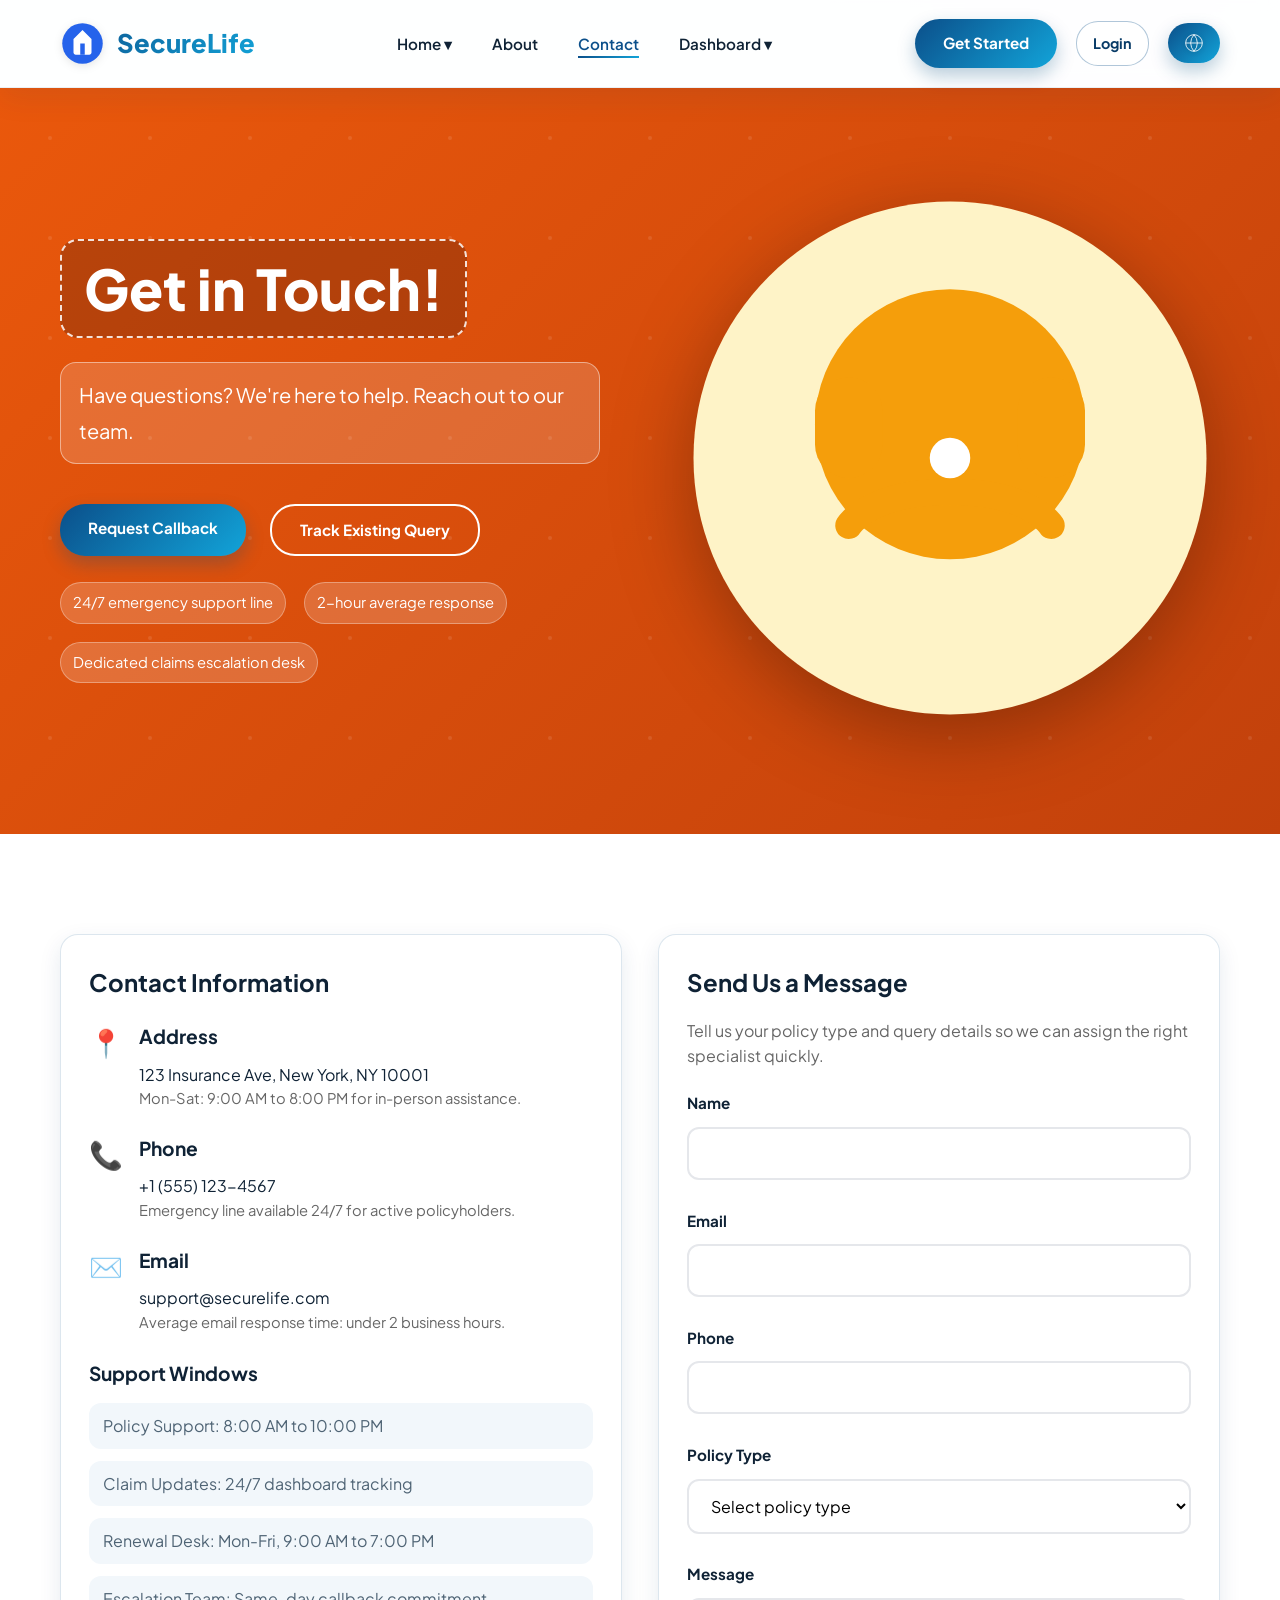
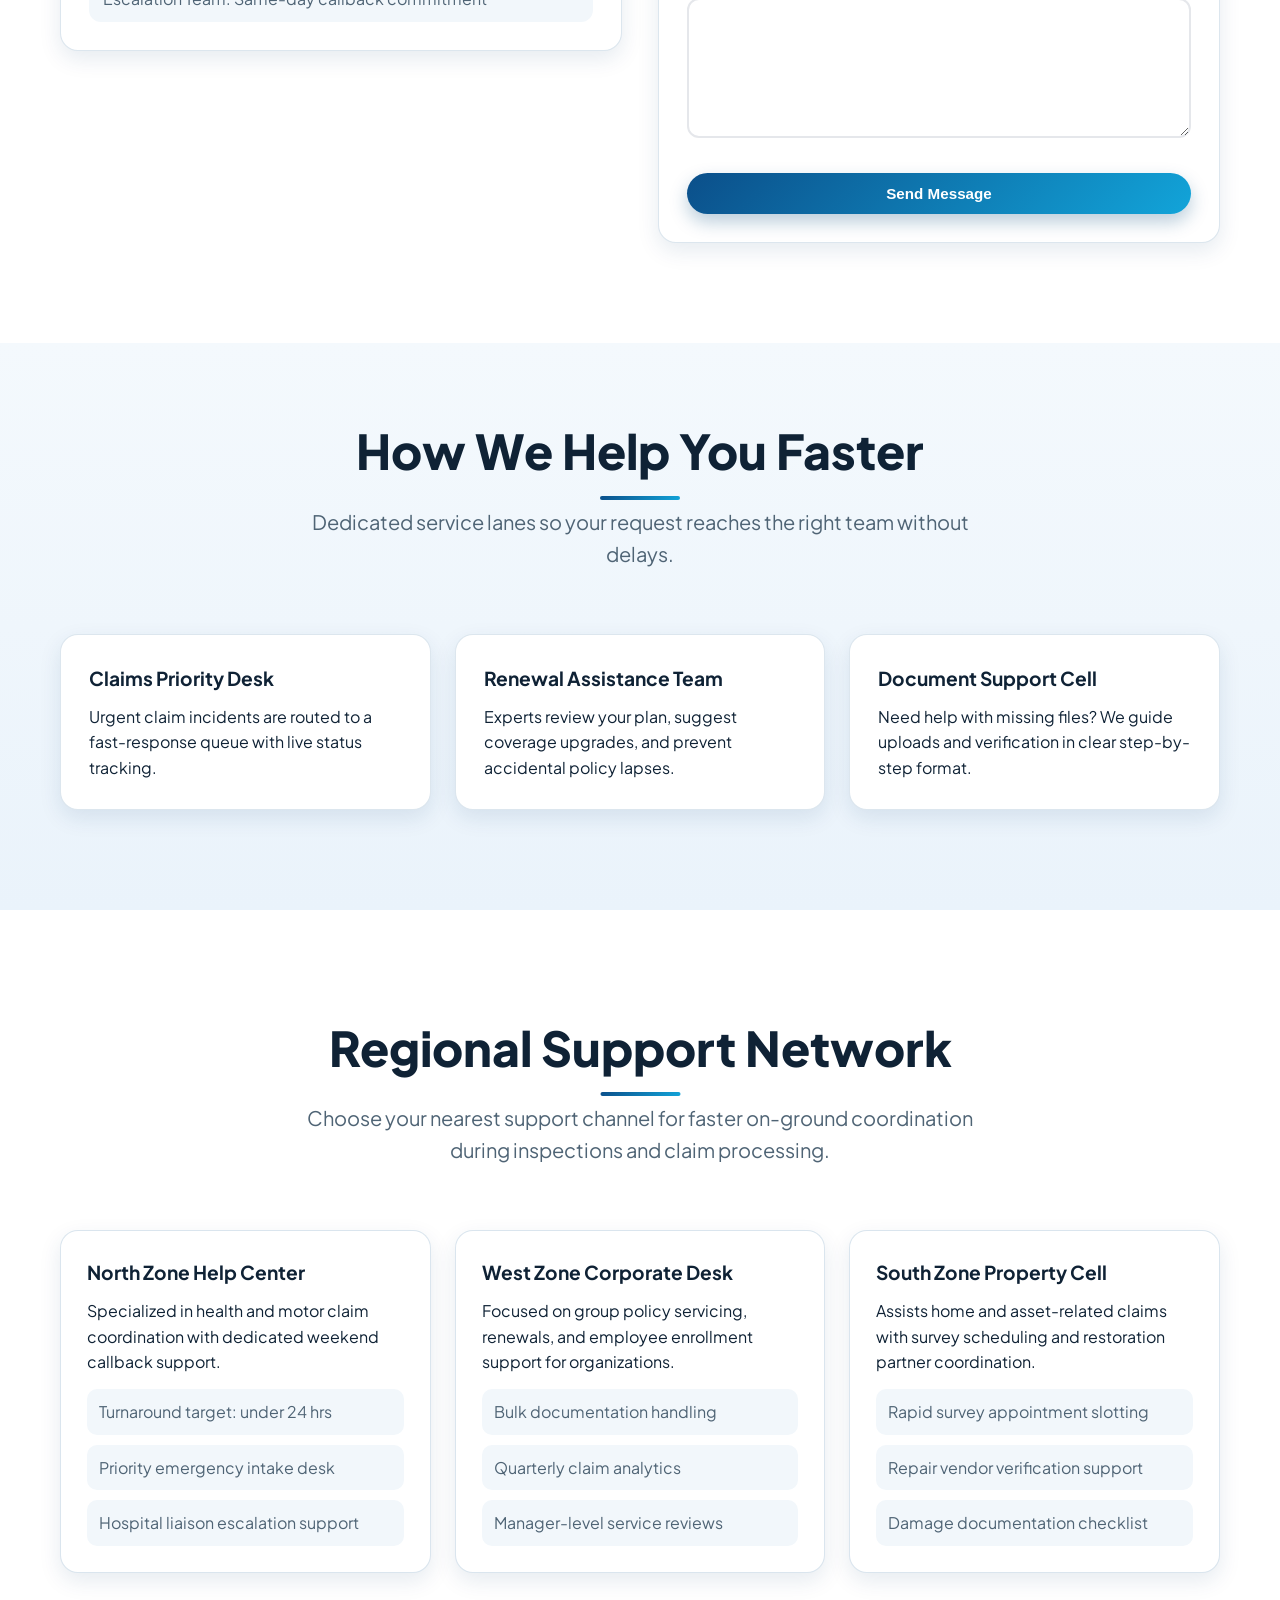
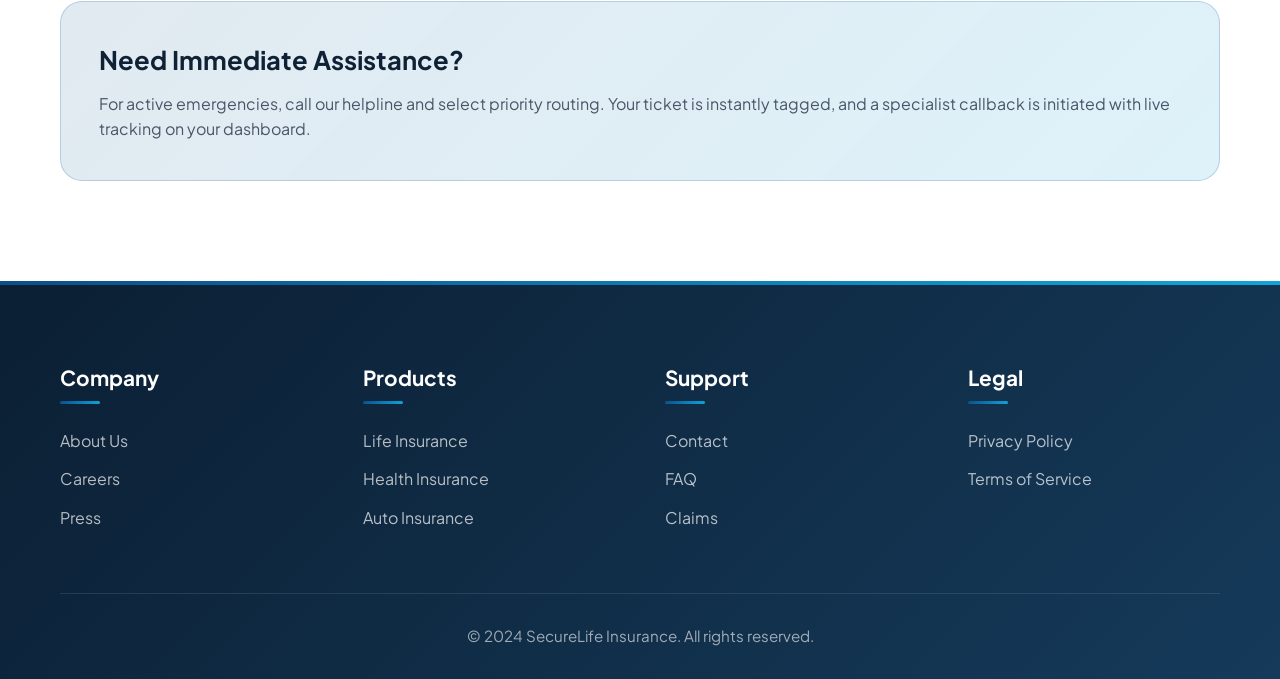
<file: pages/contact.html>
<!DOCTYPE html>
<html lang="en" dir="ltr">
<head>
    <meta charset="UTF-8">
    <meta name="viewport" content="width=device-width, initial-scale=1.0">
    <title>Contact Us - SecureLife Insurance</title>
    <link rel="stylesheet" href="../css/style.css">
</head>
<body>
    <nav class="navbar">
        <div class="container">
            <a class="nav-brand" href="../index.html" aria-label="Go to Home 1">
                <img src="../images/logo.svg" alt="SecureLife Insurance" class="logo">
                <span class="brand-name">SecureLife</span>
            </a>
            <ul class="nav-menu">
                <li class="dropdown">
                    <a href="#">Home ▾</a>
                    <ul class="dropdown-menu">
                        <li><a href="../index.html">Home 1</a></li>
                        <li><a href="home2.html">Home 2</a></li>
                    </ul>
                </li>
                <li><a href="about.html" data-translate="about">About</a></li>
                <li><a href="contact.html" class="active" data-translate="contact">Contact</a></li>
                <li class="dropdown">
                    <a href="#" data-translate="dashboard">Dashboard ▾</a>
                    <ul class="dropdown-menu">
                        <li><a href="dashboard.html">User Dashboard</a></li>
                        <li><a href="admin-dashboard.html">Admin Dashboard</a></li>
                    </ul>
                </li>
                <li class="nav-mobile-only"><a href="login.html" data-translate="login">Login</a></li>
                <li class="nav-mobile-only"><a href="get-started.html" data-translate="getStarted">Get Started</a></li>
            </ul>
            <div class="nav-controls">
                <a href="get-started.html" class="btn-primary" data-translate="getStarted">Get Started</a>
                <a href="login.html" class="btn-auth btn-login" data-translate="login">Login</a>
                <button class="lang-toggle" id="langToggle">
                    <svg width="20" height="20" viewBox="0 0 24 24" fill="none" stroke="currentColor">
                        <circle cx="12" cy="12" r="10"></circle>
                        <line x1="2" y1="12" x2="22" y2="12"></line>
                        <path d="M12 2a15.3 15.3 0 0 1 4 10 15.3 15.3 0 0 1-4 10 15.3 15.3 0 0 1-4-10 15.3 15.3 0 0 1 4-10z"></path>
                    </svg>
                </button>
                <button class="menu-toggle" id="menuToggle">☰</button>
            </div>
        </div>
    </nav>

    <section class="hero page-hero contact-hero" style="background: linear-gradient(135deg, #ea580c 0%, #c2410c 100%);">
        <div class="container">
            <div class="hero-content">
                <h1 data-translate="contactTitle">Get in Touch!</h1>
                <p data-translate="contactDesc">Have questions? We're here to help. Reach out to our team.</p>
                <div class="hero-buttons">
                    <a href="get-started.html" class="btn-primary">Request Callback</a>
                    <a href="dashboard.html" class="btn-secondary">Track Existing Query</a>
                </div>
                <div class="hero-highlight-list">
                    <span>24/7 emergency support line</span>
                    <span>2-hour average response</span>
                    <span>Dedicated claims escalation desk</span>
                </div>
            </div>
            <div class="hero-image">
                <img src="../images/support-247.svg" alt="24x7 Support">
            </div>
        </div>
    </section>

    <section class="services">
        <div class="container">
            <div class="contact-layout">
                <div class="contact-panel">
                    <h2 style="margin-bottom: 1.2rem;">Contact Information</h2>
                    <div style="display: flex; flex-direction: column; gap: 22px;">
                        <div style="display: flex; gap: 16px; align-items: start;">
                            <div style="font-size: 1.7rem;">📍</div>
                            <div>
                                <h3 data-translate="address">Address</h3>
                                <p data-translate="addressValue">123 Insurance Ave, New York, NY 10001</p>
                                <p style="color: #666; font-size: 0.92rem;">Mon-Sat: 9:00 AM to 8:00 PM for in-person assistance.</p>
                            </div>
                        </div>
                        <div style="display: flex; gap: 16px; align-items: start;">
                            <div style="font-size: 1.7rem;">📞</div>
                            <div>
                                <h3 data-translate="phone">Phone</h3>
                                <p data-translate="phoneValue">+1 (555) 123-4567</p>
                                <p style="color: #666; font-size: 0.92rem;">Emergency line available 24/7 for active policyholders.</p>
                            </div>
                        </div>
                        <div style="display: flex; gap: 16px; align-items: start;">
                            <div style="font-size: 1.7rem;">✉️</div>
                            <div>
                                <h3 data-translate="email">Email</h3>
                                <p data-translate="emailValue">support@securelife.com</p>
                                <p style="color: #666; font-size: 0.92rem;">Average email response time: under 2 business hours.</p>
                            </div>
                        </div>
                    </div>

                    <h3 style="margin-top: 24px;">Support Windows</h3>
                    <ul>
                        <li>Policy Support: 8:00 AM to 10:00 PM</li>
                        <li>Claim Updates: 24/7 dashboard tracking</li>
                        <li>Renewal Desk: Mon-Fri, 9:00 AM to 7:00 PM</li>
                        <li>Escalation Team: Same-day callback commitment</li>
                    </ul>
                </div>

                <div class="contact-panel">
                    <h2 style="margin-bottom: 1rem;">Send Us a Message</h2>
                    <p style="color: #666; margin-bottom: 1.4rem;">Tell us your policy type and query details so we can assign the right specialist quickly.</p>
                    <form>
                        <div class="form-group">
                            <label data-translate="name">Name</label>
                            <input type="text" required>
                        </div>
                        <div class="form-group">
                            <label data-translate="email">Email</label>
                            <input type="email" required>
                        </div>
                        <div class="form-group">
                            <label data-translate="phone">Phone</label>
                            <input type="tel" required>
                        </div>
                        <div class="form-group">
                            <label>Policy Type</label>
                            <select required>
                                <option value="">Select policy type</option>
                                <option>Life Insurance</option>
                                <option>Health Insurance</option>
                                <option>Auto Insurance</option>
                                <option>Home Insurance</option>
                            </select>
                        </div>
                        <div class="form-group">
                            <label data-translate="message">Message</label>
                            <textarea required></textarea>
                        </div>
                        <button type="submit" class="btn-primary" style="width: 100%;" data-translate="send">Send Message</button>
                    </form>
                </div>
            </div>
        </div>
    </section>

    <section class="infographic" style="padding-top: 70px;">
        <div class="container">
            <h2 class="section-title">How We Help You Faster</h2>
            <p class="section-subtitle">Dedicated service lanes so your request reaches the right team without delays.</p>
            <div class="contact-highlights">
                <div class="contact-highlight">
                    <h3>Claims Priority Desk</h3>
                    <p>Urgent claim incidents are routed to a fast-response queue with live status tracking.</p>
                </div>
                <div class="contact-highlight">
                    <h3>Renewal Assistance Team</h3>
                    <p>Experts review your plan, suggest coverage upgrades, and prevent accidental policy lapses.</p>
                </div>
                <div class="contact-highlight">
                    <h3>Document Support Cell</h3>
                    <p>Need help with missing files? We guide uploads and verification in clear step-by-step format.</p>
                </div>
            </div>
        </div>
    </section>

    <section class="services" style="background: white;">
        <div class="container">
            <h2 class="section-title">Regional Support Network</h2>
            <p class="section-subtitle">Choose your nearest support channel for faster on-ground coordination during inspections and claim processing.</p>

            <div class="rich-content-grid" style="margin-bottom: 28px;">
                <div class="rich-card">
                    <h3>North Zone Help Center</h3>
                    <p>Specialized in health and motor claim coordination with dedicated weekend callback support.</p>
                    <ul class="rich-list">
                        <li>Turnaround target: under 24 hrs</li>
                        <li>Priority emergency intake desk</li>
                        <li>Hospital liaison escalation support</li>
                    </ul>
                </div>
                <div class="rich-card">
                    <h3>West Zone Corporate Desk</h3>
                    <p>Focused on group policy servicing, renewals, and employee enrollment support for organizations.</p>
                    <ul class="rich-list">
                        <li>Bulk documentation handling</li>
                        <li>Quarterly claim analytics</li>
                        <li>Manager-level service reviews</li>
                    </ul>
                </div>
                <div class="rich-card">
                    <h3>South Zone Property Cell</h3>
                    <p>Assists home and asset-related claims with survey scheduling and restoration partner coordination.</p>
                    <ul class="rich-list">
                        <li>Rapid survey appointment slotting</li>
                        <li>Repair vendor verification support</li>
                        <li>Damage documentation checklist</li>
                    </ul>
                </div>
            </div>

            <div class="highlight-band">
                <h3 style="font-size: 1.6rem; margin-bottom: 10px;">Need Immediate Assistance?</h3>
                <p style="color: #4a5568;">For active emergencies, call our helpline and select priority routing. Your ticket is instantly tagged, and a specialist callback is initiated with live tracking on your dashboard.</p>
            </div>
        </div>
    </section>

    <footer class="footer">
        <div class="container">
            <div class="footer-grid">
                <div class="footer-col">
                    <h4 data-translate="company">Company</h4>
                    <ul>
                        <li><a href="about.html" data-translate="about">About Us</a></li>
                        <li><a href="#" data-translate="careers">Careers</a></li>
                        <li><a href="#" data-translate="press">Press</a></li>
                    </ul>
                </div>
                <div class="footer-col">
                    <h4 data-translate="products">Products</h4>
                    <ul>
                        <li><a href="#" data-translate="lifeInsurance">Life Insurance</a></li>
                        <li><a href="#" data-translate="healthInsurance">Health Insurance</a></li>
                        <li><a href="#" data-translate="autoInsurance">Auto Insurance</a></li>
                    </ul>
                </div>
                <div class="footer-col">
                    <h4 data-translate="support">Support</h4>
                    <ul>
                        <li><a href="contact.html" data-translate="contact">Contact</a></li>
                        <li><a href="#" data-translate="faq">FAQ</a></li>
                        <li><a href="#" data-translate="claims">Claims</a></li>
                    </ul>
                </div>
                <div class="footer-col">
                    <h4 data-translate="legal">Legal</h4>
                    <ul>
                        <li><a href="#" data-translate="privacy">Privacy Policy</a></li>
                        <li><a href="#" data-translate="terms">Terms of Service</a></li>
                    </ul>
                </div>
            </div>
            <div class="footer-bottom">
                <p>&copy; 2024 SecureLife Insurance. <span data-translate="rights">All rights reserved.</span></p>
            </div>
        </div>
    </footer>

    <script src="../js/main.js"></script>
</body>
</html>
</file>
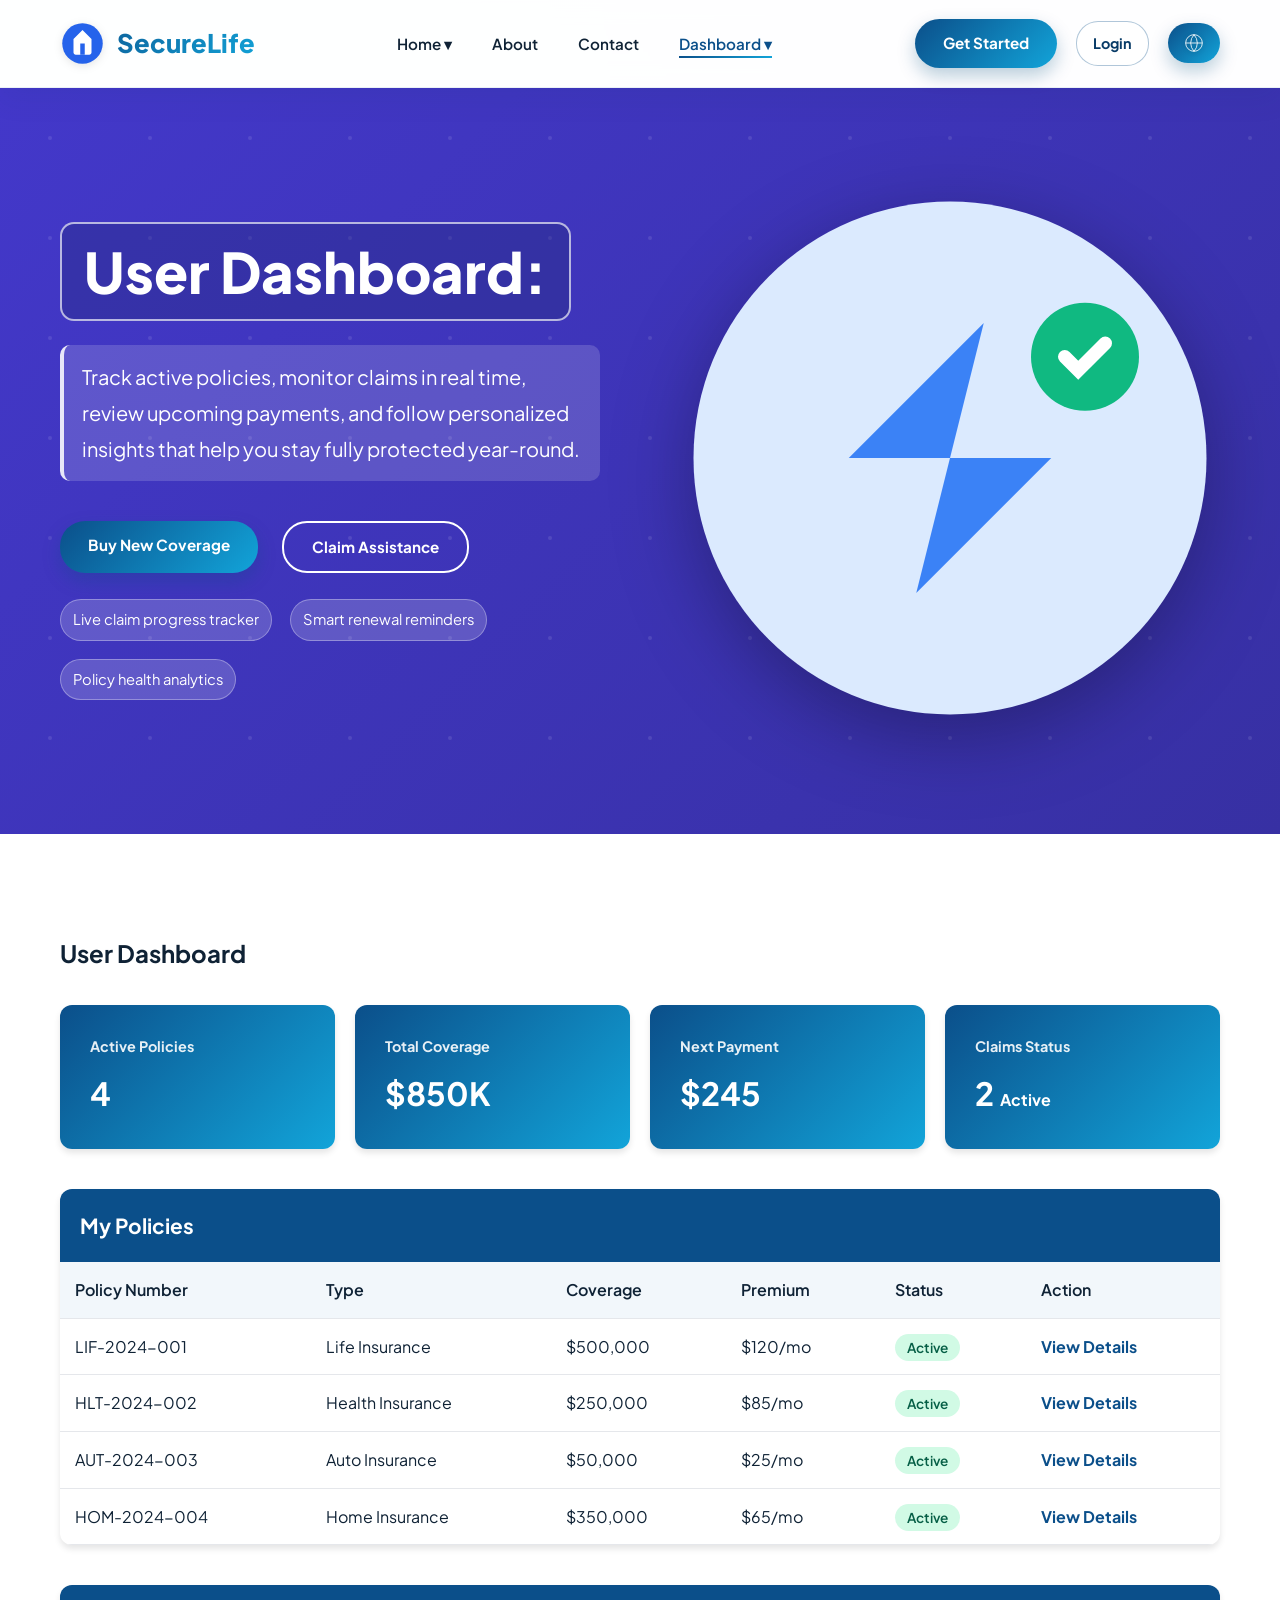
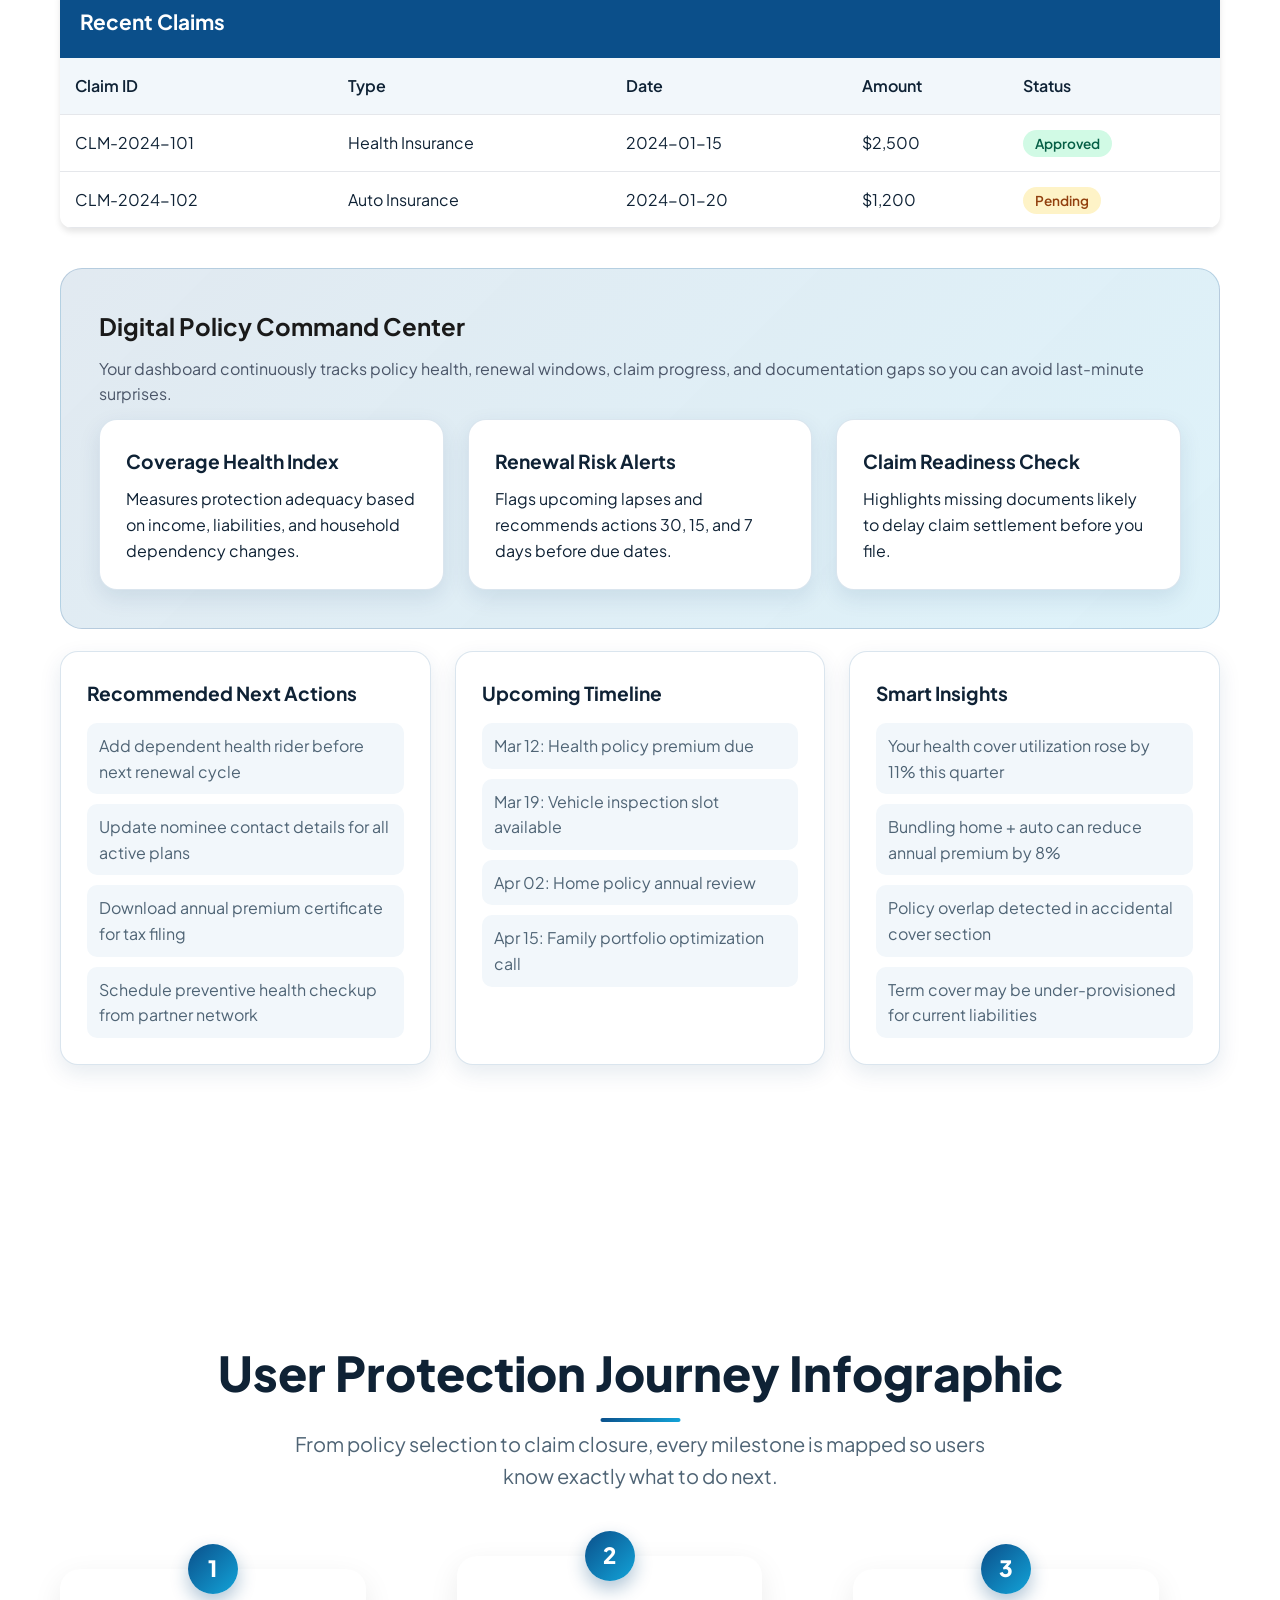
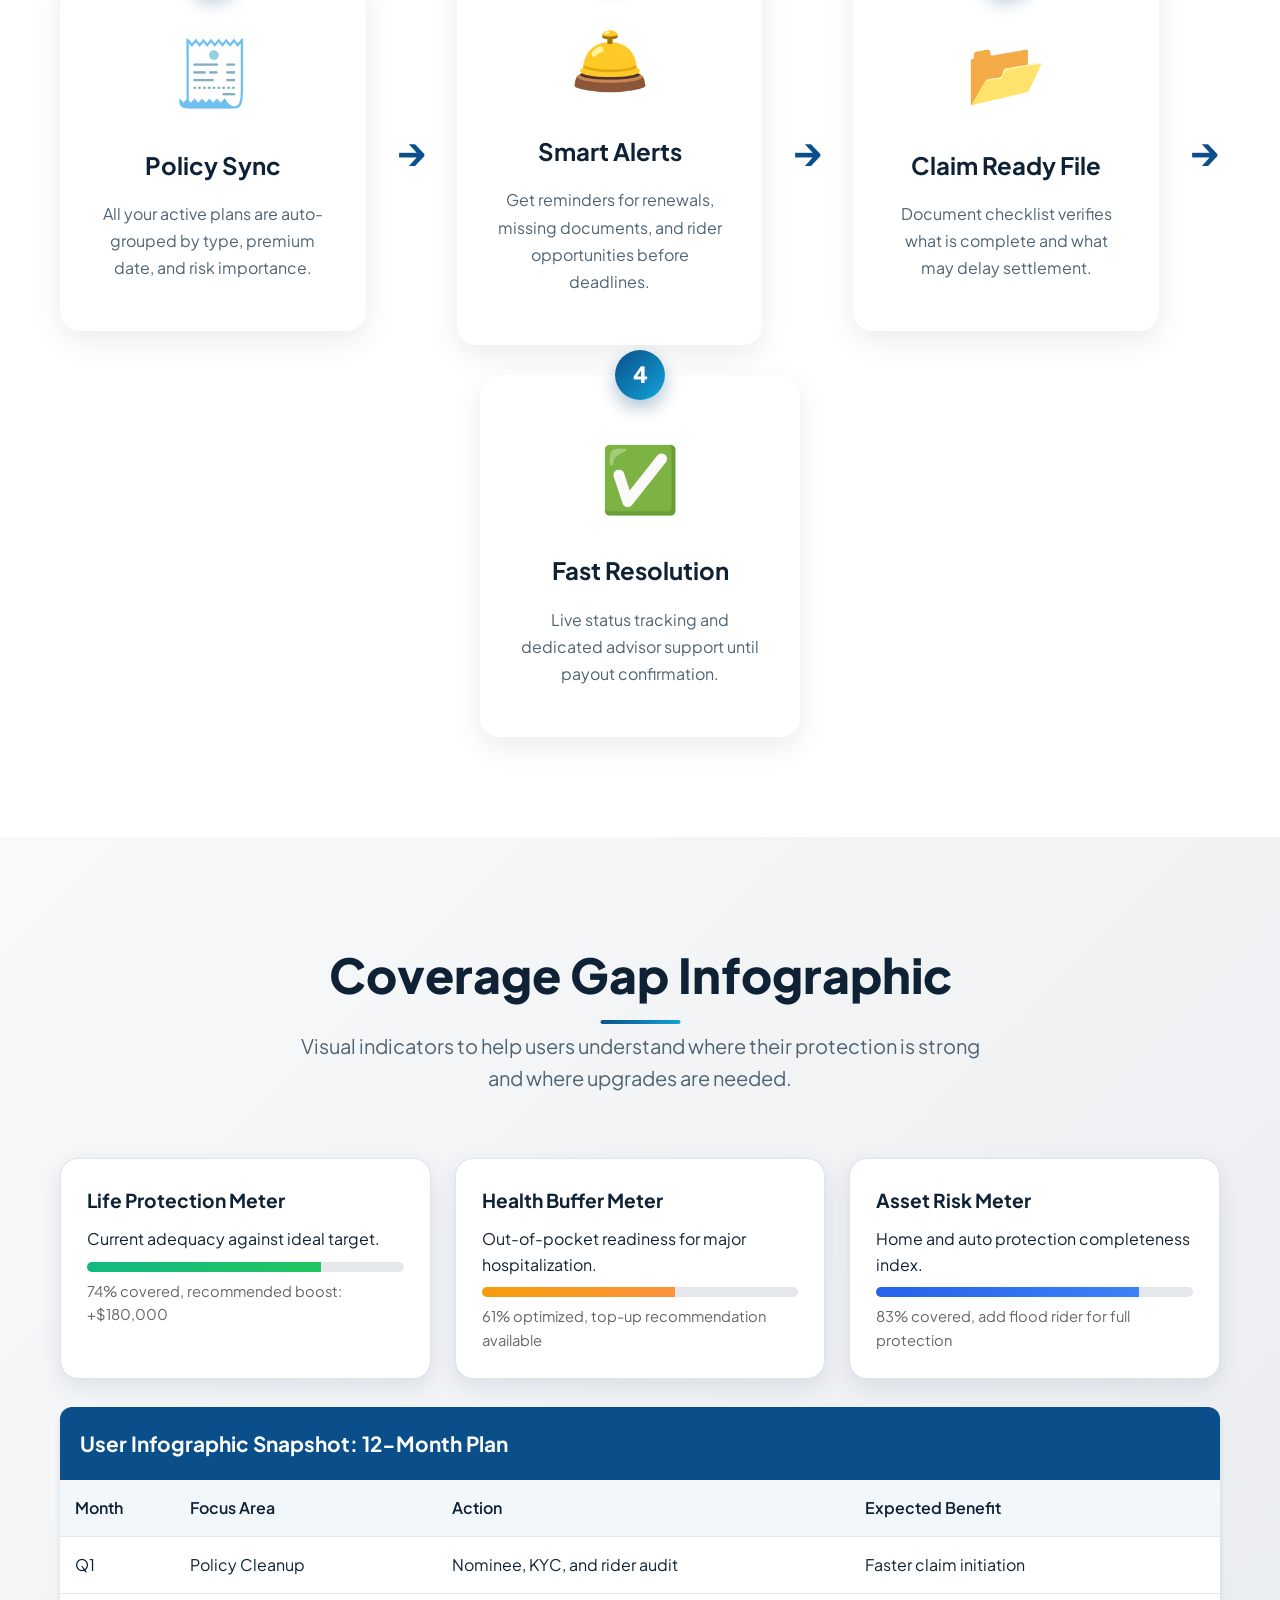
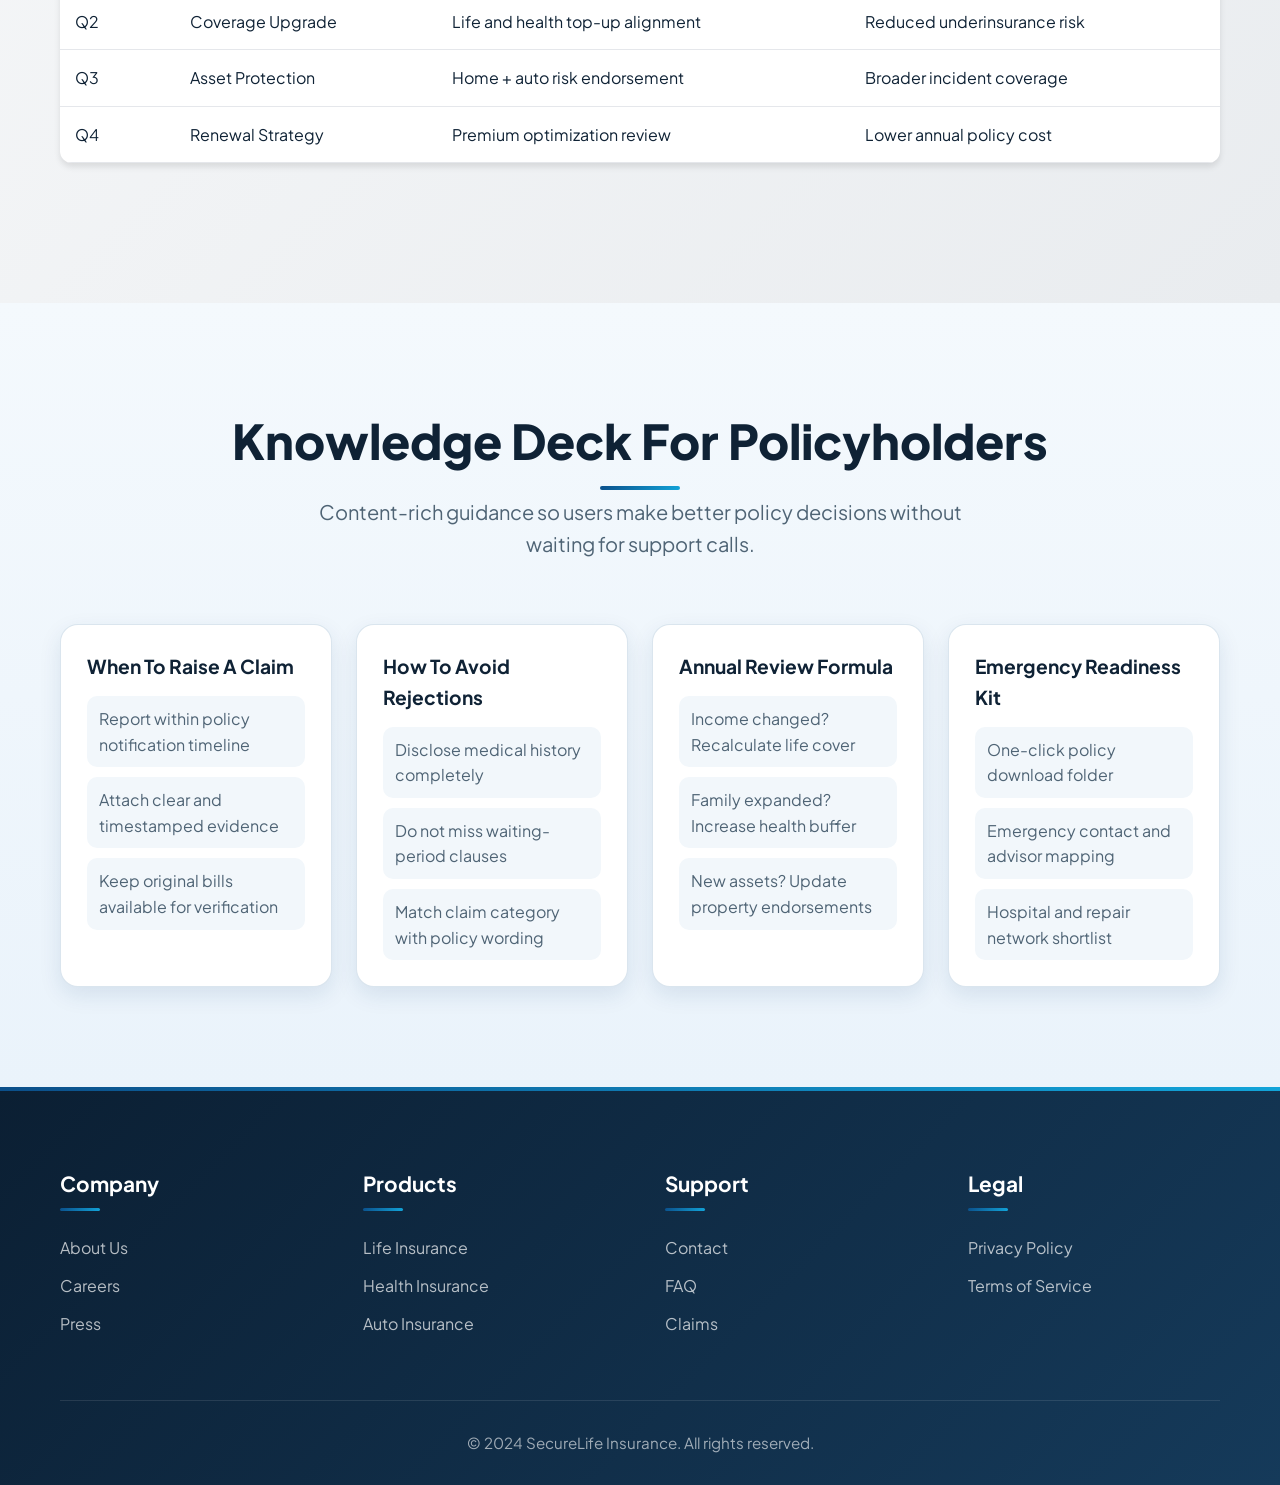
<file: pages/dashboard.html>
<!DOCTYPE html>
<html lang="en" dir="ltr">
<head>
    <meta charset="UTF-8">
    <meta name="viewport" content="width=device-width, initial-scale=1.0">
    <title>Dashboard - SecureLife Insurance</title>
    <link rel="stylesheet" href="../css/style.css">
    <style>
        .dashboard-grid {
            display: grid;
            grid-template-columns: repeat(auto-fit, minmax(250px, 1fr));
            gap: 20px;
            margin-bottom: 40px;
        }
        .dashboard-card {
            background: linear-gradient(135deg, #0b4f8a 0%, #12a4d9 100%);
            color: white;
            padding: 30px;
            border-radius: 12px;
            box-shadow: 0 4px 6px rgba(0,0,0,0.1);
        }
        .dashboard-card h3 {
            font-size: 0.9rem;
            opacity: 0.9;
            margin-bottom: 10px;
        }
        .dashboard-card .value {
            font-size: 2rem;
            font-weight: bold;
        }
        .table-container {
            background: white;
            border-radius: 12px;
            box-shadow: 0 4px 6px rgba(0,0,0,0.1);
            overflow: hidden;
            margin-bottom: 40px;
        }
        .table-header {
            background: var(--primary-color);
            color: white;
            padding: 20px;
            font-size: 1.3rem;
            font-weight: bold;
        }
        table {
            width: 100%;
            border-collapse: collapse;
        }
        th, td {
            padding: 15px;
            text-align: left;
            border-bottom: 1px solid #e5e7eb;
        }
        th {
            background: var(--bg-light);
            font-weight: 600;
            color: var(--text-dark);
        }
        .badge {
            padding: 5px 12px;
            border-radius: 20px;
            font-size: 0.85rem;
            font-weight: 600;
        }
        .badge-success {
            background: #d1fae5;
            color: #065f46;
        }
        .badge-warning {
            background: #fef3c7;
            color: #92400e;
        }
        [dir="rtl"] th, [dir="rtl"] td {
            text-align: right;
        }
    </style>
</head>
<body>
    <nav class="navbar">
        <div class="container">
            <a class="nav-brand" href="../index.html" aria-label="Go to Home 1">
                <img src="../images/logo.svg" alt="SecureLife Insurance" class="logo">
                <span class="brand-name">SecureLife</span>
            </a>
            <ul class="nav-menu">
                <li class="dropdown">
                    <a href="#">Home ▾</a>
                    <ul class="dropdown-menu">
                        <li><a href="../index.html">Home 1</a></li>
                        <li><a href="home2.html">Home 2</a></li>
                    </ul>
                </li>
                <li><a href="about.html" data-translate="about">About</a></li>
                <li><a href="contact.html" data-translate="contact">Contact</a></li>
                <li class="dropdown">
                    <a href="#" class="active" data-translate="dashboard">Dashboard ▾</a>
                    <ul class="dropdown-menu">
                        <li><a href="dashboard.html">User Dashboard</a></li>
                        <li><a href="admin-dashboard.html">Admin Dashboard</a></li>
                    </ul>
                </li>
                <li class="nav-mobile-only"><a href="login.html" data-translate="login">Login</a></li>
                <li class="nav-mobile-only"><a href="get-started.html" data-translate="getStarted">Get Started</a></li>
            </ul>
            <div class="nav-controls">
                <a href="get-started.html" class="btn-primary" data-translate="getStarted">Get Started</a>
                <a href="login.html" class="btn-auth btn-login" data-translate="login">Login</a>
                <button class="lang-toggle" id="langToggle">
                    <svg width="20" height="20" viewBox="0 0 24 24" fill="none" stroke="currentColor">
                        <circle cx="12" cy="12" r="10"></circle>
                        <line x1="2" y1="12" x2="22" y2="12"></line>
                        <path d="M12 2a15.3 15.3 0 0 1 4 10 15.3 15.3 0 0 1-4 10 15.3 15.3 0 0 1-4-10 15.3 15.3 0 0 1 4-10z"></path>
                    </svg>
                </button>
                <button class="menu-toggle" id="menuToggle">☰</button>
            </div>
        </div>
    </nav>

    <section class="hero page-hero user-hero" style="background: linear-gradient(135deg, #4338ca 0%, #3730a3 100%);">
        <div class="container">
            <div class="hero-content">
                <h1>User Dashboard:</h1>
                <p>Track active policies, monitor claims in real time, review upcoming payments, and follow personalized insights that help you stay fully protected year-round.</p>
                <div class="hero-buttons">
                    <a href="get-started.html" class="btn-primary">Buy New Coverage</a>
                    <a href="contact.html" class="btn-secondary">Claim Assistance</a>
                </div>
                <div class="hero-highlight-list">
                    <span>Live claim progress tracker</span>
                    <span>Smart renewal reminders</span>
                    <span>Policy health analytics</span>
                </div>
            </div>
            <div class="hero-image">
                <img src="../images/fast-claims.svg" alt="Fast Claims Dashboard">
            </div>
        </div>
    </section>

    <section class="services">
        <div class="container">
            <div id="user-dashboard" class="dashboard-section-anchor" style="margin-bottom: 70px;">
                <h1 style="margin-bottom: 2rem;" data-translate="dashboardTitle">User Dashboard</h1>

                <div class="dashboard-grid">
                    <div class="dashboard-card">
                        <h3 data-translate="policies">Active Policies</h3>
                        <div class="value">4</div>
                    </div>
                    <div class="dashboard-card">
                        <h3 data-translate="totalCoverage">Total Coverage</h3>
                        <div class="value">$850K</div>
                    </div>
                    <div class="dashboard-card">
                        <h3 data-translate="nextPayment">Next Payment</h3>
                        <div class="value">$245</div>
                    </div>
                    <div class="dashboard-card">
                        <h3 data-translate="claimsStatus">Claims Status</h3>
                        <div class="value">2 <span data-translate="active" style="font-size: 1rem;">Active</span></div>
                    </div>
                </div>

                <div class="table-container">
                    <div class="table-header" data-translate="myPolicies">My Policies</div>
                    <table>
                        <thead>
                            <tr>
                                <th data-translate="policyNumber">Policy Number</th>
                                <th>Type</th>
                                <th data-translate="coverage">Coverage</th>
                                <th data-translate="premium">Premium</th>
                                <th data-translate="status">Status</th>
                                <th>Action</th>
                            </tr>
                        </thead>
                        <tbody>
                            <tr>
                                <td>LIF-2024-001</td>
                                <td data-translate="lifeInsurance">Life Insurance</td>
                                <td>$500,000</td>
                                <td>$120/mo</td>
                                <td><span class="badge badge-success" data-translate="active">Active</span></td>
                                <td><a href="#" class="service-link" data-translate="viewDetails">View Details</a></td>
                            </tr>
                            <tr>
                                <td>HLT-2024-002</td>
                                <td data-translate="healthInsurance">Health Insurance</td>
                                <td>$250,000</td>
                                <td>$85/mo</td>
                                <td><span class="badge badge-success" data-translate="active">Active</span></td>
                                <td><a href="#" class="service-link" data-translate="viewDetails">View Details</a></td>
                            </tr>
                            <tr>
                                <td>AUT-2024-003</td>
                                <td data-translate="autoInsurance">Auto Insurance</td>
                                <td>$50,000</td>
                                <td>$25/mo</td>
                                <td><span class="badge badge-success" data-translate="active">Active</span></td>
                                <td><a href="#" class="service-link" data-translate="viewDetails">View Details</a></td>
                            </tr>
                            <tr>
                                <td>HOM-2024-004</td>
                                <td data-translate="homeInsurance">Home Insurance</td>
                                <td>$350,000</td>
                                <td>$65/mo</td>
                                <td><span class="badge badge-success" data-translate="active">Active</span></td>
                                <td><a href="#" class="service-link" data-translate="viewDetails">View Details</a></td>
                            </tr>
                        </tbody>
                    </table>
                </div>

                <div class="table-container">
                    <div class="table-header" data-translate="recentClaims">Recent Claims</div>
                    <table>
                        <thead>
                            <tr>
                                <th data-translate="claimId">Claim ID</th>
                                <th>Type</th>
                                <th data-translate="date">Date</th>
                                <th data-translate="amount">Amount</th>
                                <th data-translate="status">Status</th>
                            </tr>
                        </thead>
                        <tbody>
                            <tr>
                                <td>CLM-2024-101</td>
                                <td data-translate="healthInsurance">Health Insurance</td>
                                <td>2024-01-15</td>
                                <td>$2,500</td>
                                <td><span class="badge badge-success" data-translate="approved">Approved</span></td>
                            </tr>
                            <tr>
                                <td>CLM-2024-102</td>
                                <td data-translate="autoInsurance">Auto Insurance</td>
                                <td>2024-01-20</td>
                                <td>$1,200</td>
                                <td><span class="badge badge-warning" data-translate="pending">Pending</span></td>
                            </tr>
                        </tbody>
                    </table>
                </div>

                <div class="highlight-band" style="margin-top: 8px; margin-bottom: 22px;">
                    <h3 style="font-size: 1.5rem; margin-bottom: 10px; color: #1a1a1a;">Digital Policy Command Center</h3>
                    <p style="color: #4a5568; margin-bottom: 12px;">Your dashboard continuously tracks policy health, renewal windows, claim progress, and documentation gaps so you can avoid last-minute surprises.</p>
                    <div class="rich-content-grid">
                        <div class="rich-card">
                            <h3>Coverage Health Index</h3>
                            <p>Measures protection adequacy based on income, liabilities, and household dependency changes.</p>
                        </div>
                        <div class="rich-card">
                            <h3>Renewal Risk Alerts</h3>
                            <p>Flags upcoming lapses and recommends actions 30, 15, and 7 days before due dates.</p>
                        </div>
                        <div class="rich-card">
                            <h3>Claim Readiness Check</h3>
                            <p>Highlights missing documents likely to delay claim settlement before you file.</p>
                        </div>
                    </div>
                </div>

                <div class="rich-content-grid" style="margin-bottom: 26px;">
                    <div class="rich-card">
                        <h3>Recommended Next Actions</h3>
                        <ul class="rich-list">
                            <li>Add dependent health rider before next renewal cycle</li>
                            <li>Update nominee contact details for all active plans</li>
                            <li>Download annual premium certificate for tax filing</li>
                            <li>Schedule preventive health checkup from partner network</li>
                        </ul>
                    </div>
                    <div class="rich-card">
                        <h3>Upcoming Timeline</h3>
                        <ul class="rich-list">
                            <li>Mar 12: Health policy premium due</li>
                            <li>Mar 19: Vehicle inspection slot available</li>
                            <li>Apr 02: Home policy annual review</li>
                            <li>Apr 15: Family portfolio optimization call</li>
                        </ul>
                    </div>
                    <div class="rich-card">
                        <h3>Smart Insights</h3>
                        <ul class="rich-list">
                            <li>Your health cover utilization rose by 11% this quarter</li>
                            <li>Bundling home + auto can reduce annual premium by 8%</li>
                            <li>Policy overlap detected in accidental cover section</li>
                            <li>Term cover may be under-provisioned for current liabilities</li>
                        </ul>
                    </div>
                </div>
            </div>

        </div>
    </section>

    <section class="infographic" style="background: white;">
        <div class="container">
            <h2 class="section-title">User Protection Journey Infographic</h2>
            <p class="section-subtitle">From policy selection to claim closure, every milestone is mapped so users know exactly what to do next.</p>
            <div class="process-steps">
                <div class="step">
                    <div class="step-number">1</div>
                    <div class="step-icon">🧾</div>
                    <h3>Policy Sync</h3>
                    <p>All your active plans are auto-grouped by type, premium date, and risk importance.</p>
                </div>
                <div class="step-arrow">→</div>
                <div class="step">
                    <div class="step-number">2</div>
                    <div class="step-icon">🛎️</div>
                    <h3>Smart Alerts</h3>
                    <p>Get reminders for renewals, missing documents, and rider opportunities before deadlines.</p>
                </div>
                <div class="step-arrow">→</div>
                <div class="step">
                    <div class="step-number">3</div>
                    <div class="step-icon">📂</div>
                    <h3>Claim Ready File</h3>
                    <p>Document checklist verifies what is complete and what may delay settlement.</p>
                </div>
                <div class="step-arrow">→</div>
                <div class="step">
                    <div class="step-number">4</div>
                    <div class="step-icon">✅</div>
                    <h3>Fast Resolution</h3>
                    <p>Live status tracking and dedicated advisor support until payout confirmation.</p>
                </div>
            </div>
        </div>
    </section>

    <section class="services" style="background: linear-gradient(135deg, #f8f9fa 0%, #e9ecef 100%);">
        <div class="container">
            <h2 class="section-title">Coverage Gap Infographic</h2>
            <p class="section-subtitle">Visual indicators to help users understand where their protection is strong and where upgrades are needed.</p>

            <div class="rich-content-grid" style="margin-bottom: 28px;">
                <div class="rich-card">
                    <h3>Life Protection Meter</h3>
                    <p style="margin-bottom: 10px;">Current adequacy against ideal target.</p>
                    <div style="height: 10px; border-radius: 999px; background: #e5e7eb; overflow: hidden; margin-bottom: 8px;"><div style="width: 74%; height: 100%; background: linear-gradient(90deg, #10b981, #22c55e);"></div></div>
                    <p style="color: #666; font-size: 0.92rem;">74% covered, recommended boost: +$180,000</p>
                </div>
                <div class="rich-card">
                    <h3>Health Buffer Meter</h3>
                    <p style="margin-bottom: 10px;">Out-of-pocket readiness for major hospitalization.</p>
                    <div style="height: 10px; border-radius: 999px; background: #e5e7eb; overflow: hidden; margin-bottom: 8px;"><div style="width: 61%; height: 100%; background: linear-gradient(90deg, #f59e0b, #fb923c);"></div></div>
                    <p style="color: #666; font-size: 0.92rem;">61% optimized, top-up recommendation available</p>
                </div>
                <div class="rich-card">
                    <h3>Asset Risk Meter</h3>
                    <p style="margin-bottom: 10px;">Home and auto protection completeness index.</p>
                    <div style="height: 10px; border-radius: 999px; background: #e5e7eb; overflow: hidden; margin-bottom: 8px;"><div style="width: 83%; height: 100%; background: linear-gradient(90deg, #2563eb, #3b82f6);"></div></div>
                    <p style="color: #666; font-size: 0.92rem;">83% covered, add flood rider for full protection</p>
                </div>
            </div>

            <div class="table-container">
                <div class="table-header">User Infographic Snapshot: 12-Month Plan</div>
                <table>
                    <thead>
                        <tr>
                            <th>Month</th>
                            <th>Focus Area</th>
                            <th>Action</th>
                            <th>Expected Benefit</th>
                        </tr>
                    </thead>
                    <tbody>
                        <tr>
                            <td>Q1</td>
                            <td>Policy Cleanup</td>
                            <td>Nominee, KYC, and rider audit</td>
                            <td>Faster claim initiation</td>
                        </tr>
                        <tr>
                            <td>Q2</td>
                            <td>Coverage Upgrade</td>
                            <td>Life and health top-up alignment</td>
                            <td>Reduced underinsurance risk</td>
                        </tr>
                        <tr>
                            <td>Q3</td>
                            <td>Asset Protection</td>
                            <td>Home + auto risk endorsement</td>
                            <td>Broader incident coverage</td>
                        </tr>
                        <tr>
                            <td>Q4</td>
                            <td>Renewal Strategy</td>
                            <td>Premium optimization review</td>
                            <td>Lower annual policy cost</td>
                        </tr>
                    </tbody>
                </table>
            </div>
        </div>
    </section>

    <section class="infographic">
        <div class="container">
            <h2 class="section-title">Knowledge Deck For Policyholders</h2>
            <p class="section-subtitle">Content-rich guidance so users make better policy decisions without waiting for support calls.</p>
            <div class="rich-content-grid">
                <div class="rich-card">
                    <h3>When To Raise A Claim</h3>
                    <ul class="rich-list">
                        <li>Report within policy notification timeline</li>
                        <li>Attach clear and timestamped evidence</li>
                        <li>Keep original bills available for verification</li>
                    </ul>
                </div>
                <div class="rich-card">
                    <h3>How To Avoid Rejections</h3>
                    <ul class="rich-list">
                        <li>Disclose medical history completely</li>
                        <li>Do not miss waiting-period clauses</li>
                        <li>Match claim category with policy wording</li>
                    </ul>
                </div>
                <div class="rich-card">
                    <h3>Annual Review Formula</h3>
                    <ul class="rich-list">
                        <li>Income changed? Recalculate life cover</li>
                        <li>Family expanded? Increase health buffer</li>
                        <li>New assets? Update property endorsements</li>
                    </ul>
                </div>
                <div class="rich-card">
                    <h3>Emergency Readiness Kit</h3>
                    <ul class="rich-list">
                        <li>One-click policy download folder</li>
                        <li>Emergency contact and advisor mapping</li>
                        <li>Hospital and repair network shortlist</li>
                    </ul>
                </div>
            </div>
        </div>
    </section>

    <footer class="footer">
        <div class="container">
            <div class="footer-grid">
                <div class="footer-col">
                    <h4 data-translate="company">Company</h4>
                    <ul>
                        <li><a href="about.html" data-translate="about">About Us</a></li>
                        <li><a href="#" data-translate="careers">Careers</a></li>
                        <li><a href="#" data-translate="press">Press</a></li>
                    </ul>
                </div>
                <div class="footer-col">
                    <h4 data-translate="products">Products</h4>
                    <ul>
                        <li><a href="#" data-translate="lifeInsurance">Life Insurance</a></li>
                        <li><a href="#" data-translate="healthInsurance">Health Insurance</a></li>
                        <li><a href="#" data-translate="autoInsurance">Auto Insurance</a></li>
                    </ul>
                </div>
                <div class="footer-col">
                    <h4 data-translate="support">Support</h4>
                    <ul>
                        <li><a href="contact.html" data-translate="contact">Contact</a></li>
                        <li><a href="#" data-translate="faq">FAQ</a></li>
                        <li><a href="#" data-translate="claims">Claims</a></li>
                    </ul>
                </div>
                <div class="footer-col">
                    <h4 data-translate="legal">Legal</h4>
                    <ul>
                        <li><a href="#" data-translate="privacy">Privacy Policy</a></li>
                        <li><a href="#" data-translate="terms">Terms of Service</a></li>
                    </ul>
                </div>
            </div>
            <div class="footer-bottom">
                <p>&copy; 2024 SecureLife Insurance. <span data-translate="rights">All rights reserved.</span></p>
            </div>
        </div>
    </footer>

    <script src="../js/main.js"></script>
</body>
</html>
</file>
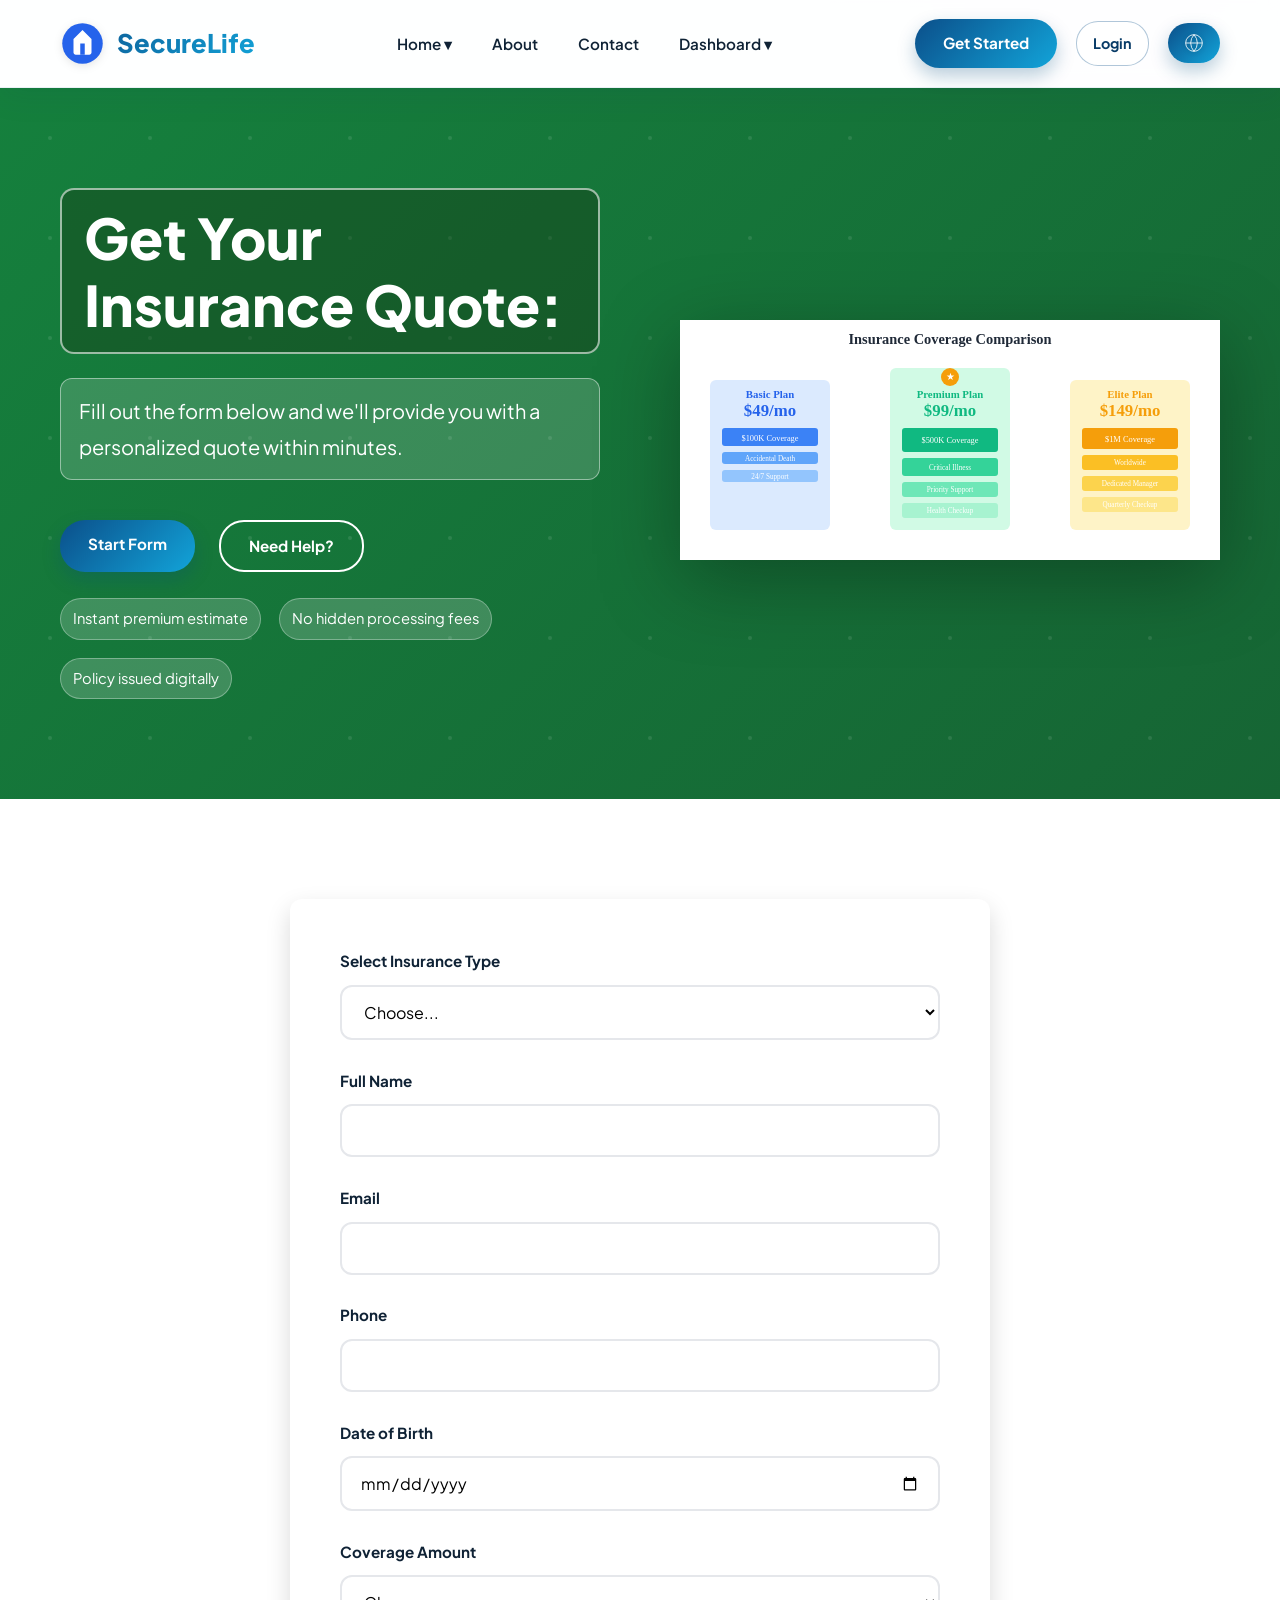
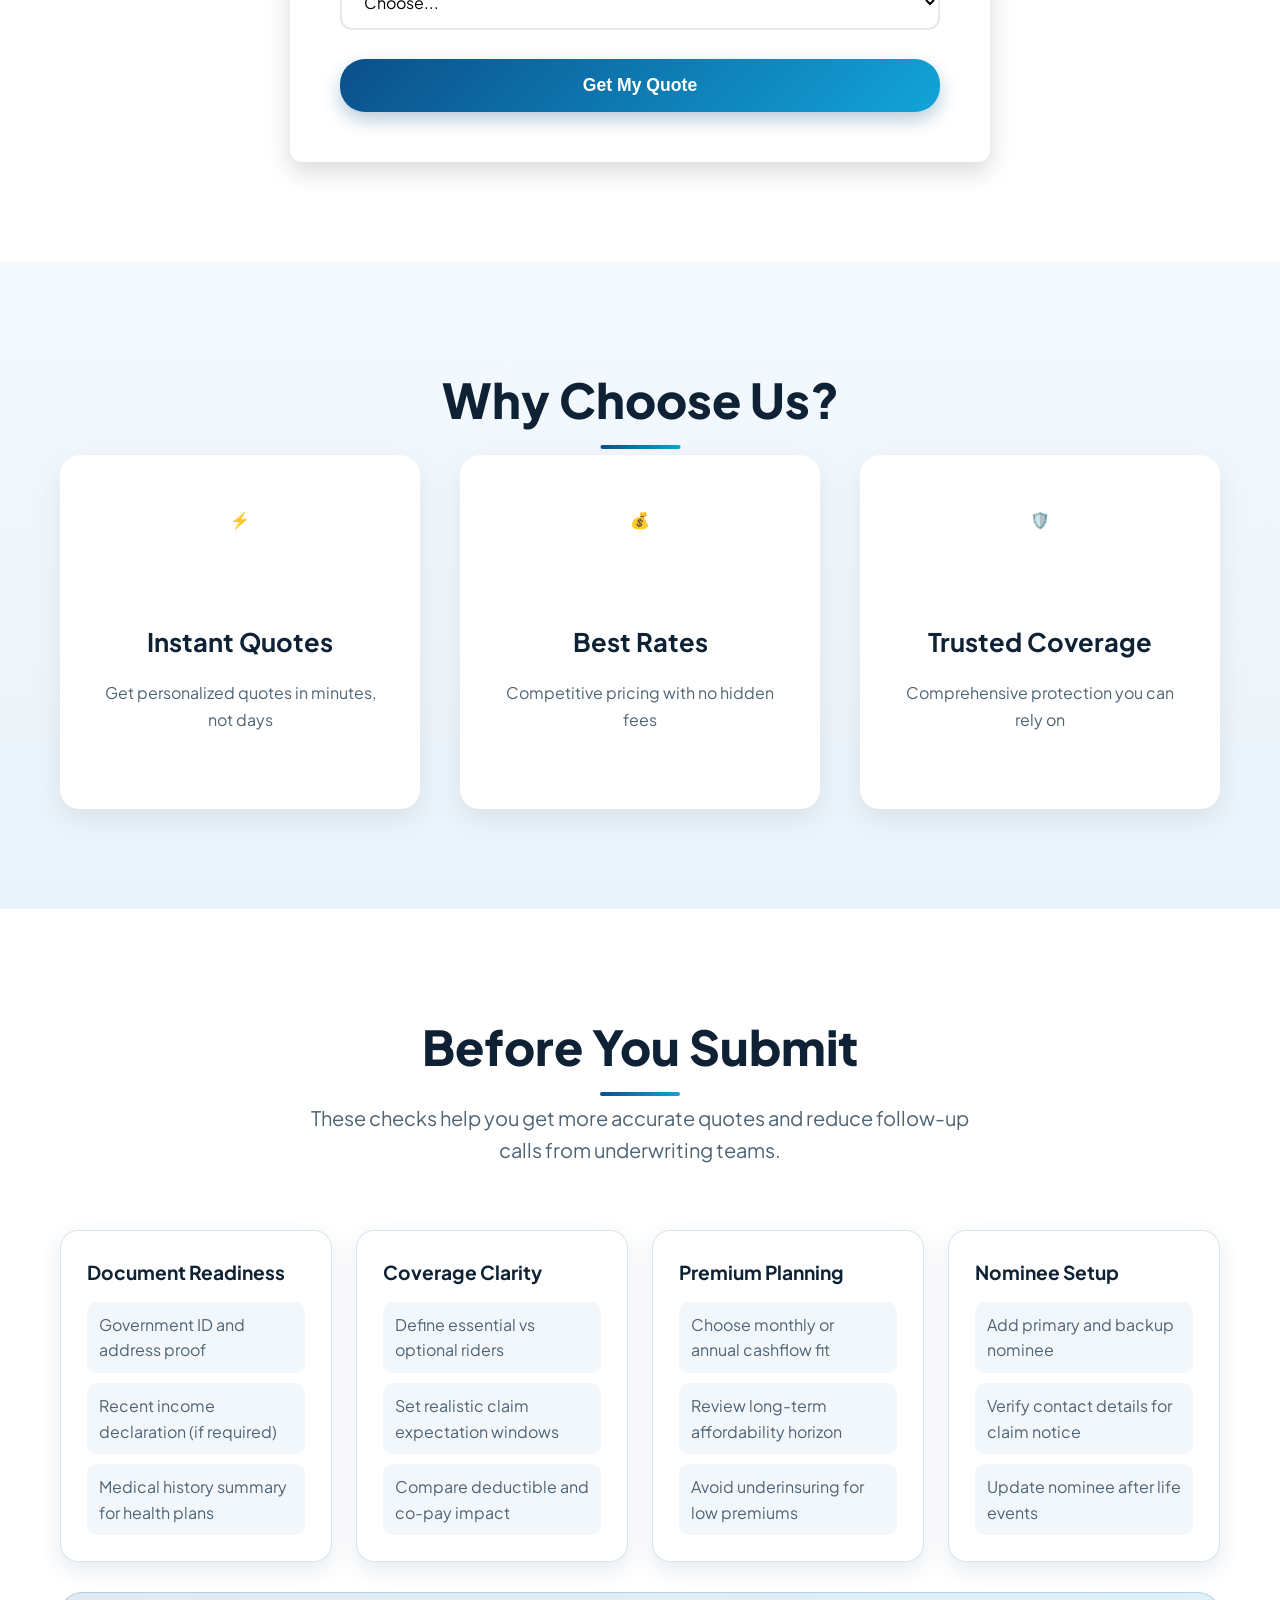
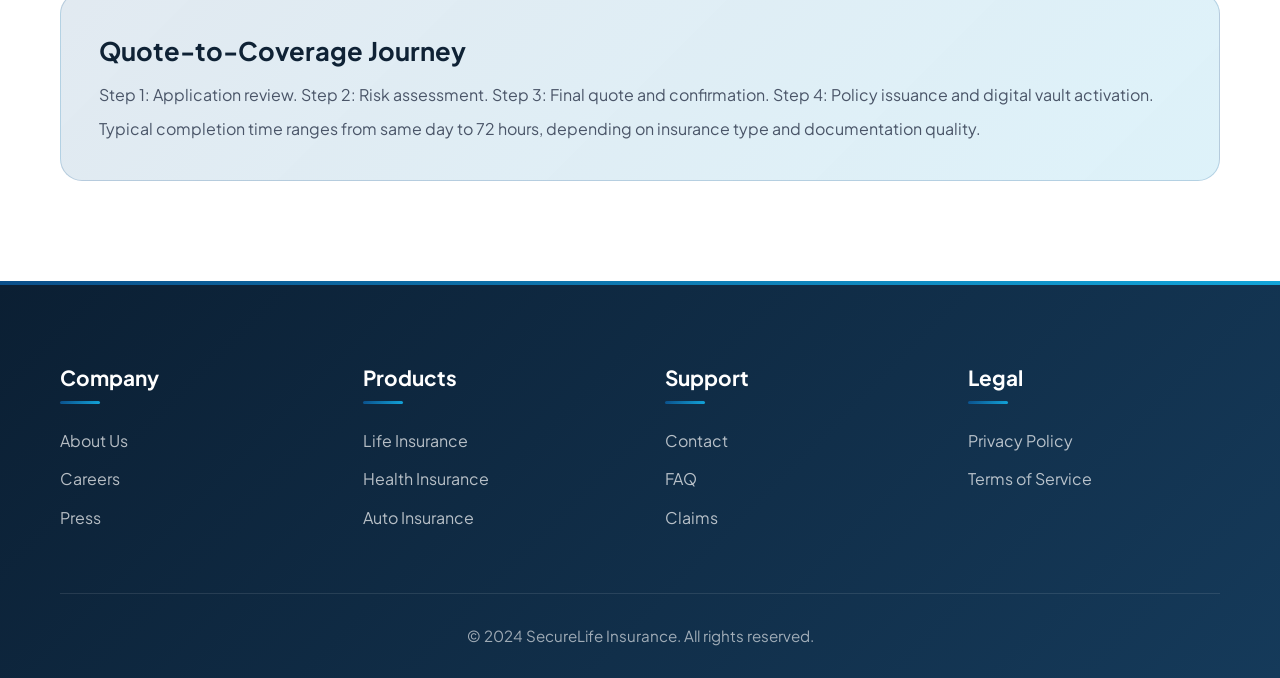
<file: pages/get-started.html>
<!DOCTYPE html>
<html lang="en" dir="ltr">
<head>
    <meta charset="UTF-8">
    <meta name="viewport" content="width=device-width, initial-scale=1.0">
    <title>Get Started - SecureLife Insurance</title>
    <link rel="stylesheet" href="../css/style.css">
</head>
<body>
    <nav class="navbar">
        <div class="container">
            <a class="nav-brand" href="../index.html" aria-label="Go to Home 1">
                <img src="../images/logo.svg" alt="SecureLife Insurance" class="logo">
                <span class="brand-name">SecureLife</span>
            </a>
            <ul class="nav-menu">
                <li class="dropdown">
                    <a href="#">Home ▾</a>
                    <ul class="dropdown-menu">
                        <li><a href="../index.html">Home 1</a></li>
                        <li><a href="home2.html">Home 2</a></li>
                    </ul>
                </li>
                <li><a href="about.html" data-translate="about">About</a></li>
                <li><a href="contact.html" data-translate="contact">Contact</a></li>
                <li class="dropdown">
                    <a href="#" data-translate="dashboard">Dashboard ▾</a>
                    <ul class="dropdown-menu">
                        <li><a href="dashboard.html">User Dashboard</a></li>
                        <li><a href="admin-dashboard.html">Admin Dashboard</a></li>
                    </ul>
                </li>
                <li class="nav-mobile-only"><a href="login.html" data-translate="login">Login</a></li>
                <li class="nav-mobile-only"><a href="get-started.html" data-translate="getStarted">Get Started</a></li>
            </ul>
            <div class="nav-controls">
                <a href="get-started.html" class="btn-primary active" data-translate="getStarted">Get Started</a>
                <a href="login.html" class="btn-auth btn-login" data-translate="login">Login</a>
                <button class="lang-toggle" id="langToggle">
                    <svg width="20" height="20" viewBox="0 0 24 24" fill="none" stroke="currentColor">
                        <circle cx="12" cy="12" r="10"></circle>
                        <line x1="2" y1="12" x2="22" y2="12"></line>
                        <path d="M12 2a15.3 15.3 0 0 1 4 10 15.3 15.3 0 0 1-4 10 15.3 15.3 0 0 1-4-10 15.3 15.3 0 0 1 4-10z"></path>
                    </svg>
                </button>
                <button class="menu-toggle" id="menuToggle">☰</button>
            </div>
        </div>
    </nav>

    <section class="hero page-hero quote-hero" style="background: linear-gradient(135deg, #15803d 0%, #166534 100%);">
        <div class="container">
            <div class="hero-content">
                <h1 data-translate="getStartedTitle">Get Your Insurance Quote:</h1>
                <p data-translate="getStartedDesc">Fill out the form below and we'll provide you with a personalized quote within minutes.</p>
                <div class="hero-buttons">
                    <a href="#" class="btn-primary" onclick="window.scrollTo({top: document.querySelector('.services').offsetTop - 80, behavior: 'smooth'}); return false;">Start Form</a>
                    <a href="contact.html" class="btn-secondary">Need Help?</a>
                </div>
                <div class="hero-highlight-list">
                    <span>Instant premium estimate</span>
                    <span>No hidden processing fees</span>
                    <span>Policy issued digitally</span>
                </div>
            </div>
            <div class="hero-image">
                <img src="../images/coverage-chart.svg" alt="Coverage Planning">
            </div>
        </div>
    </section>

    <section class="services">
        <div class="container">
            <div class="quote-form-card" style="max-width: 700px; margin: 0 auto; background: white; padding: 50px; border-radius: 12px; box-shadow: 0 10px 25px rgba(0,0,0,0.15);">
                <form>
                    <div class="form-group">
                        <label data-translate="selectInsurance">Select Insurance Type</label>
                        <select required>
                            <option value="">Choose...</option>
                            <option data-translate="lifeInsurance">Life Insurance</option>
                            <option data-translate="healthInsurance">Health Insurance</option>
                            <option data-translate="autoInsurance">Auto Insurance</option>
                            <option data-translate="homeInsurance">Home Insurance</option>
                        </select>
                    </div>
                    <div class="form-group">
                        <label data-translate="fullName">Full Name</label>
                        <input type="text" required>
                    </div>
                    <div class="form-group">
                        <label data-translate="email">Email</label>
                        <input type="email" required>
                    </div>
                    <div class="form-group">
                        <label data-translate="phone">Phone</label>
                        <input type="tel" required>
                    </div>
                    <div class="form-group">
                        <label data-translate="dateOfBirth">Date of Birth</label>
                        <input type="date" required>
                    </div>
                    <div class="form-group">
                        <label data-translate="coverageAmount">Coverage Amount</label>
                        <select required>
                            <option value="">Choose...</option>
                            <option>$50,000</option>
                            <option>$100,000</option>
                            <option>$250,000</option>
                            <option>$500,000</option>
                            <option>$1,000,000</option>
                        </select>
                    </div>
                    <button type="submit" class="btn-primary btn-large" style="width: 100%;" data-translate="submit">Get My Quote</button>
                </form>
            </div>
        </div>
    </section>

    <section class="infographic">
        <div class="container">
            <h2 class="section-title">Why Choose Us?</h2>
            <div class="services-grid">
                <div class="service-card">
                    <div class="service-icon">⚡</div>
                    <h3>Instant Quotes</h3>
                    <p>Get personalized quotes in minutes, not days</p>
                </div>
                <div class="service-card">
                    <div class="service-icon">💰</div>
                    <h3>Best Rates</h3>
                    <p>Competitive pricing with no hidden fees</p>
                </div>
                <div class="service-card">
                    <div class="service-icon">🛡️</div>
                    <h3>Trusted Coverage</h3>
                    <p>Comprehensive protection you can rely on</p>
                </div>
            </div>
        </div>
    </section>

    <section class="services" style="background: white;">
        <div class="container">
            <h2 class="section-title">Before You Submit</h2>
            <p class="section-subtitle">These checks help you get more accurate quotes and reduce follow-up calls from underwriting teams.</p>

            <div class="rich-content-grid" style="margin-bottom: 30px;">
                <div class="rich-card">
                    <h3>Document Readiness</h3>
                    <ul class="rich-list">
                        <li>Government ID and address proof</li>
                        <li>Recent income declaration (if required)</li>
                        <li>Medical history summary for health plans</li>
                    </ul>
                </div>
                <div class="rich-card">
                    <h3>Coverage Clarity</h3>
                    <ul class="rich-list">
                        <li>Define essential vs optional riders</li>
                        <li>Set realistic claim expectation windows</li>
                        <li>Compare deductible and co-pay impact</li>
                    </ul>
                </div>
                <div class="rich-card">
                    <h3>Premium Planning</h3>
                    <ul class="rich-list">
                        <li>Choose monthly or annual cashflow fit</li>
                        <li>Review long-term affordability horizon</li>
                        <li>Avoid underinsuring for low premiums</li>
                    </ul>
                </div>
                <div class="rich-card">
                    <h3>Nominee Setup</h3>
                    <ul class="rich-list">
                        <li>Add primary and backup nominee</li>
                        <li>Verify contact details for claim notice</li>
                        <li>Update nominee after life events</li>
                    </ul>
                </div>
            </div>

            <div class="highlight-band">
                <h3 style="font-size: 1.6rem; margin-bottom: 10px;">Quote-to-Coverage Journey</h3>
                <p style="color: #4a5568; margin-bottom: 8px;">Step 1: Application review. Step 2: Risk assessment. Step 3: Final quote and confirmation. Step 4: Policy issuance and digital vault activation.</p>
                <p style="color: #4a5568;">Typical completion time ranges from same day to 72 hours, depending on insurance type and documentation quality.</p>
            </div>
        </div>
    </section>

    <footer class="footer">
        <div class="container">
            <div class="footer-grid">
                <div class="footer-col">
                    <h4 data-translate="company">Company</h4>
                    <ul>
                        <li><a href="about.html" data-translate="about">About Us</a></li>
                        <li><a href="#" data-translate="careers">Careers</a></li>
                        <li><a href="#" data-translate="press">Press</a></li>
                    </ul>
                </div>
                <div class="footer-col">
                    <h4 data-translate="products">Products</h4>
                    <ul>
                        <li><a href="#" data-translate="lifeInsurance">Life Insurance</a></li>
                        <li><a href="#" data-translate="healthInsurance">Health Insurance</a></li>
                        <li><a href="#" data-translate="autoInsurance">Auto Insurance</a></li>
                    </ul>
                </div>
                <div class="footer-col">
                    <h4 data-translate="support">Support</h4>
                    <ul>
                        <li><a href="contact.html" data-translate="contact">Contact</a></li>
                        <li><a href="#" data-translate="faq">FAQ</a></li>
                        <li><a href="#" data-translate="claims">Claims</a></li>
                    </ul>
                </div>
                <div class="footer-col">
                    <h4 data-translate="legal">Legal</h4>
                    <ul>
                        <li><a href="#" data-translate="privacy">Privacy Policy</a></li>
                        <li><a href="#" data-translate="terms">Terms of Service</a></li>
                    </ul>
                </div>
            </div>
            <div class="footer-bottom">
                <p>&copy; 2024 SecureLife Insurance. <span data-translate="rights">All rights reserved.</span></p>
            </div>
        </div>
    </footer>

    <script src="../js/main.js"></script>
</body>
</html>
</file>
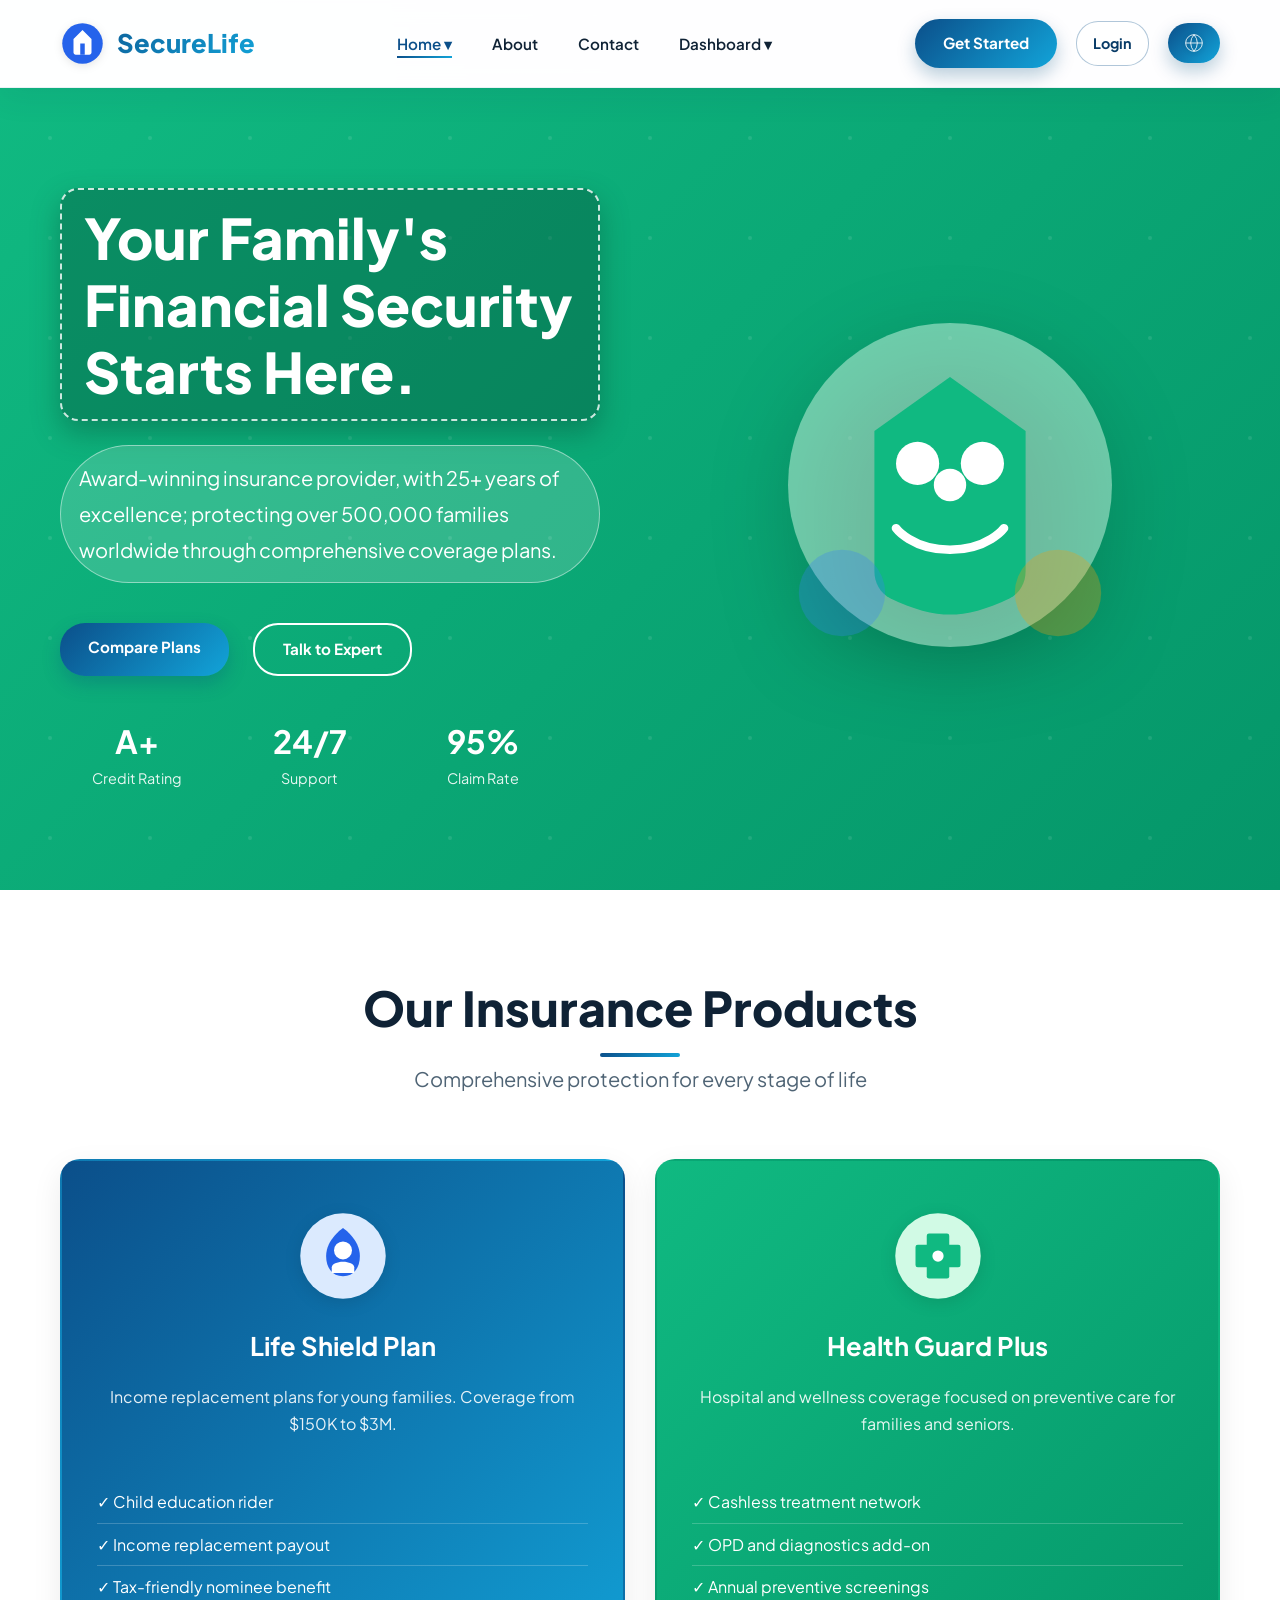
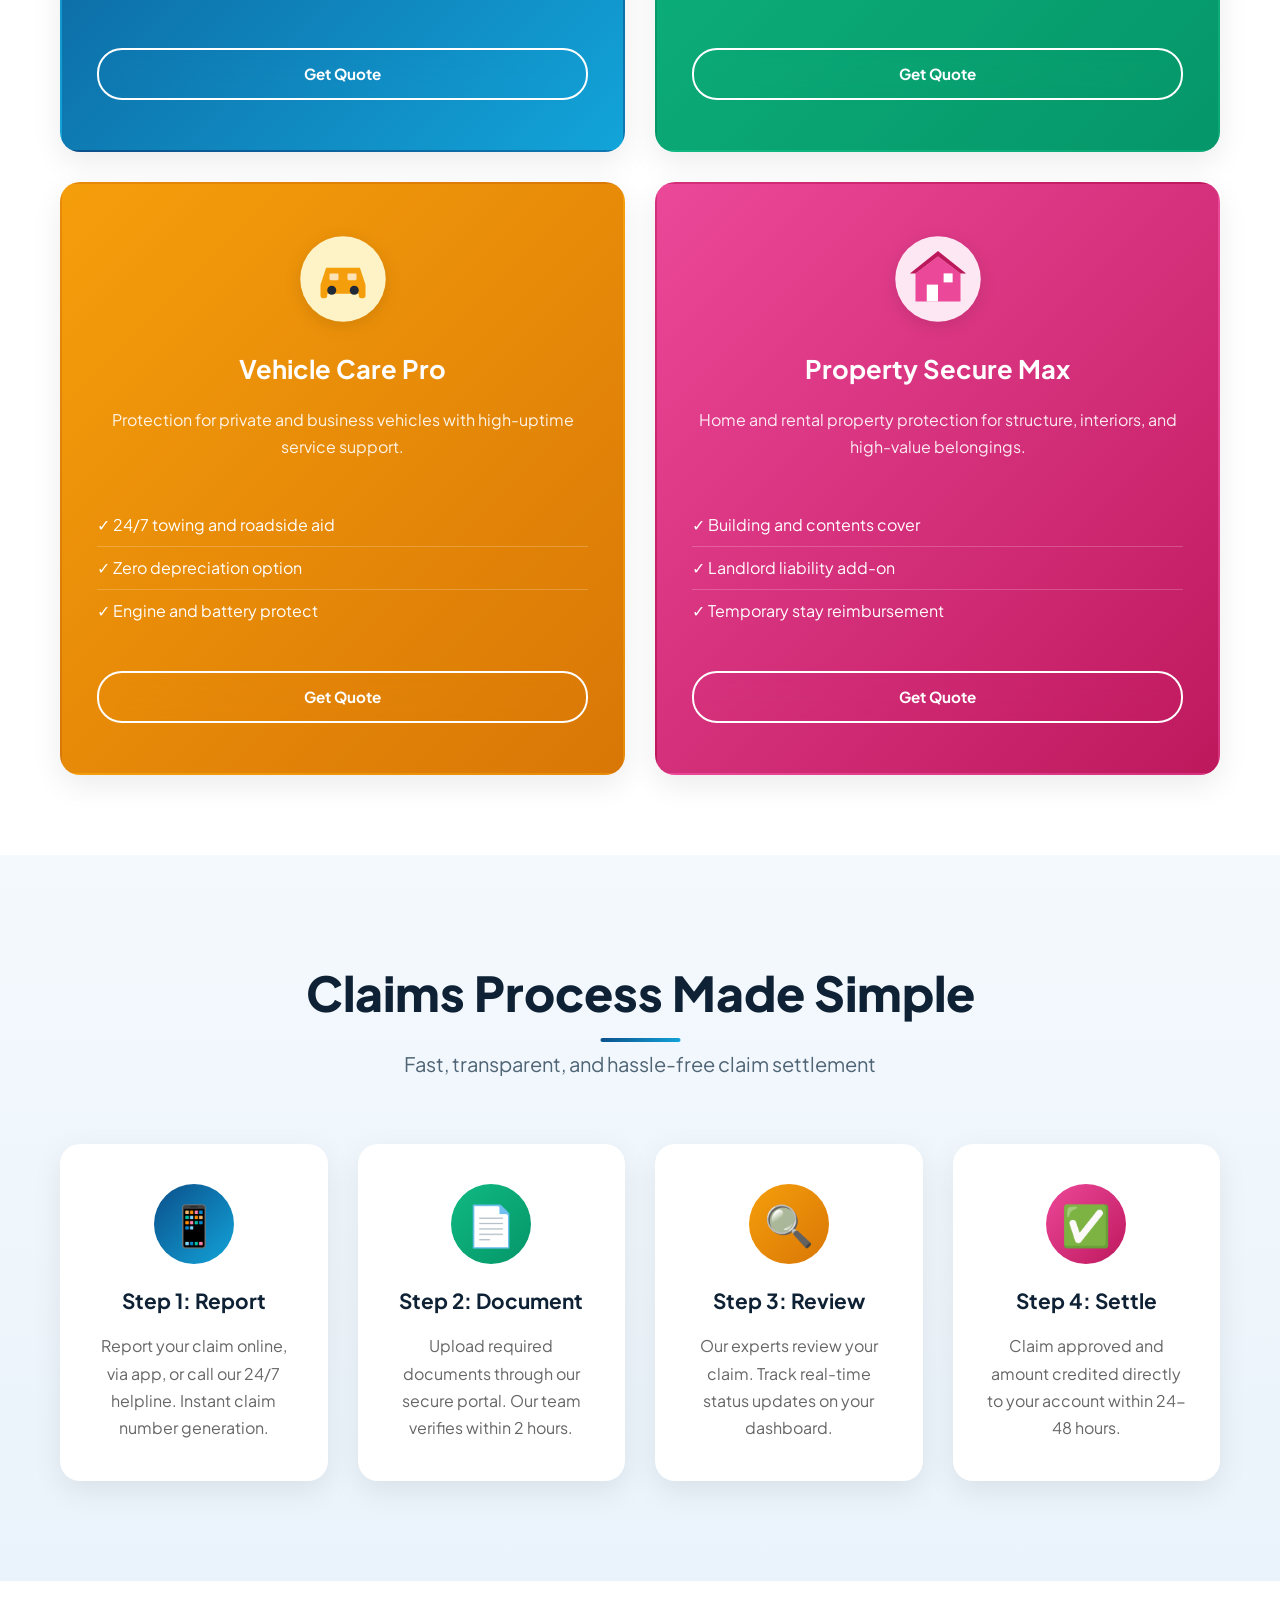
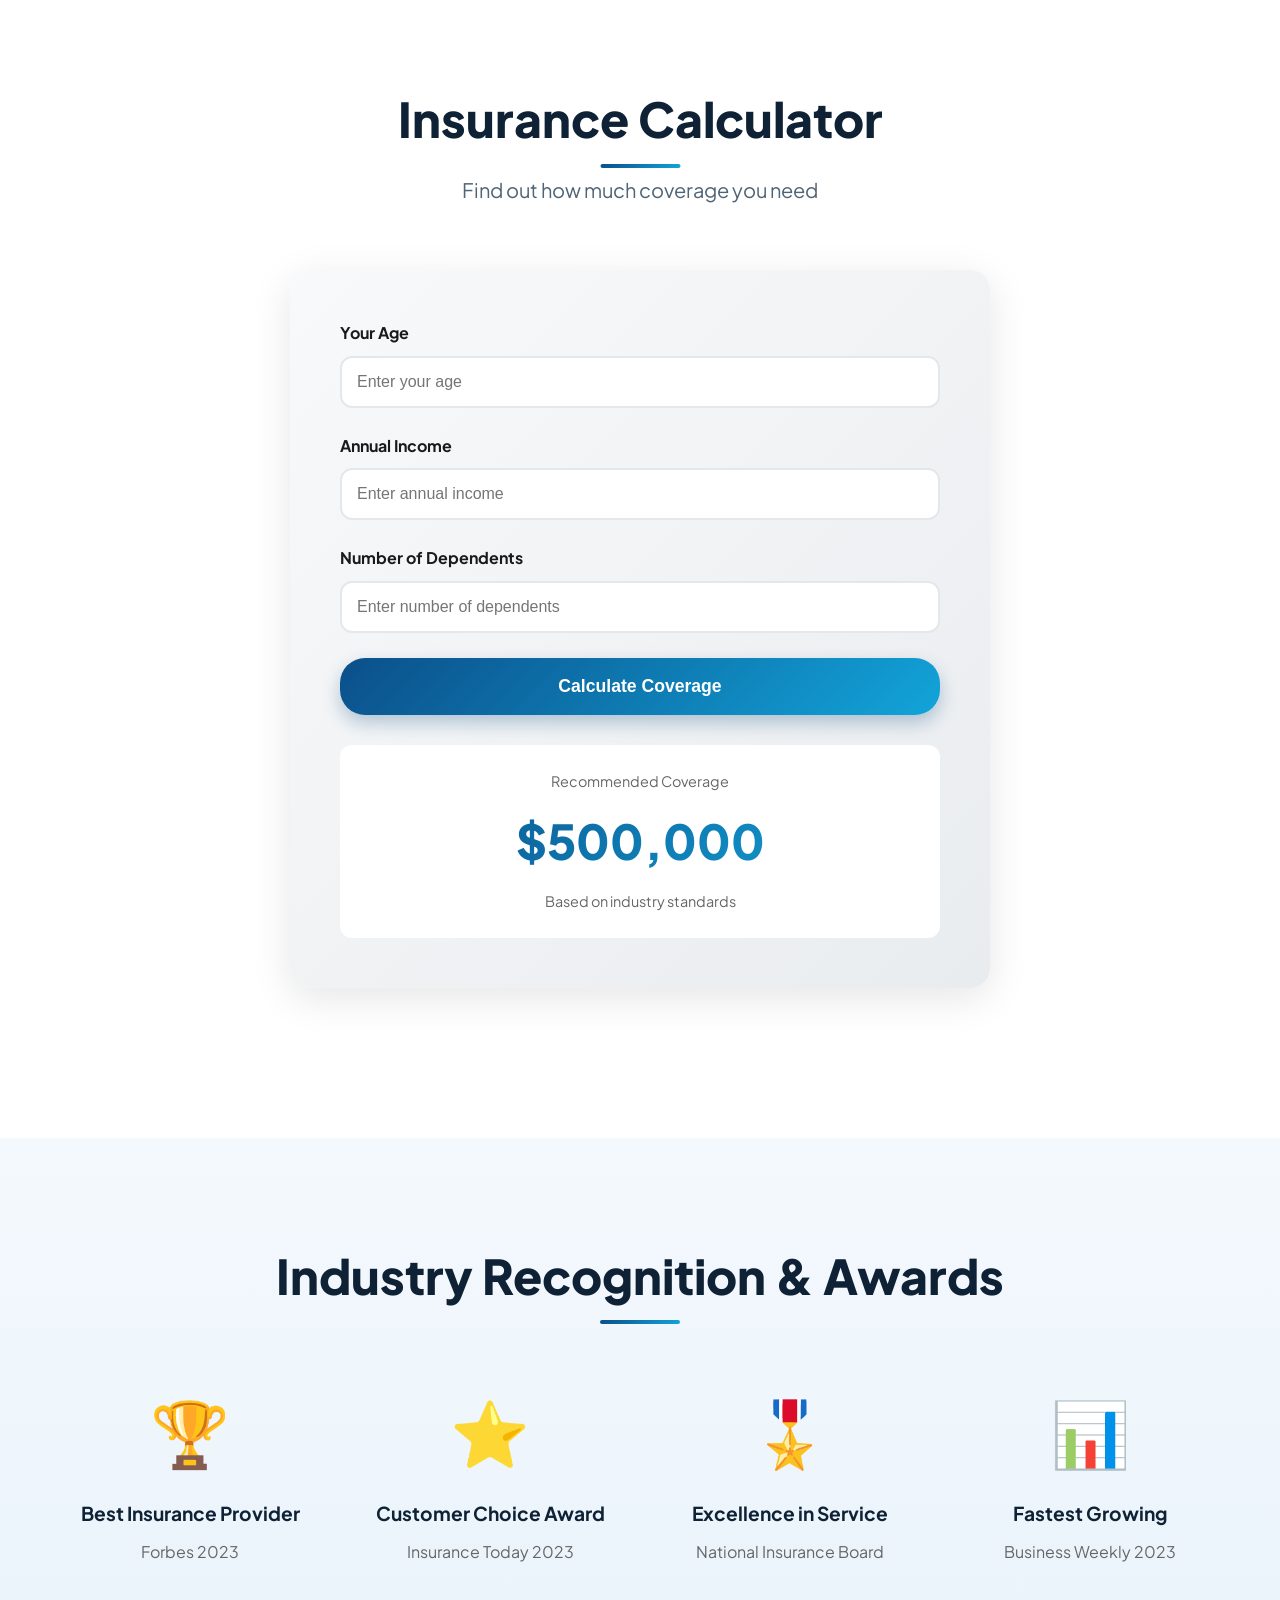
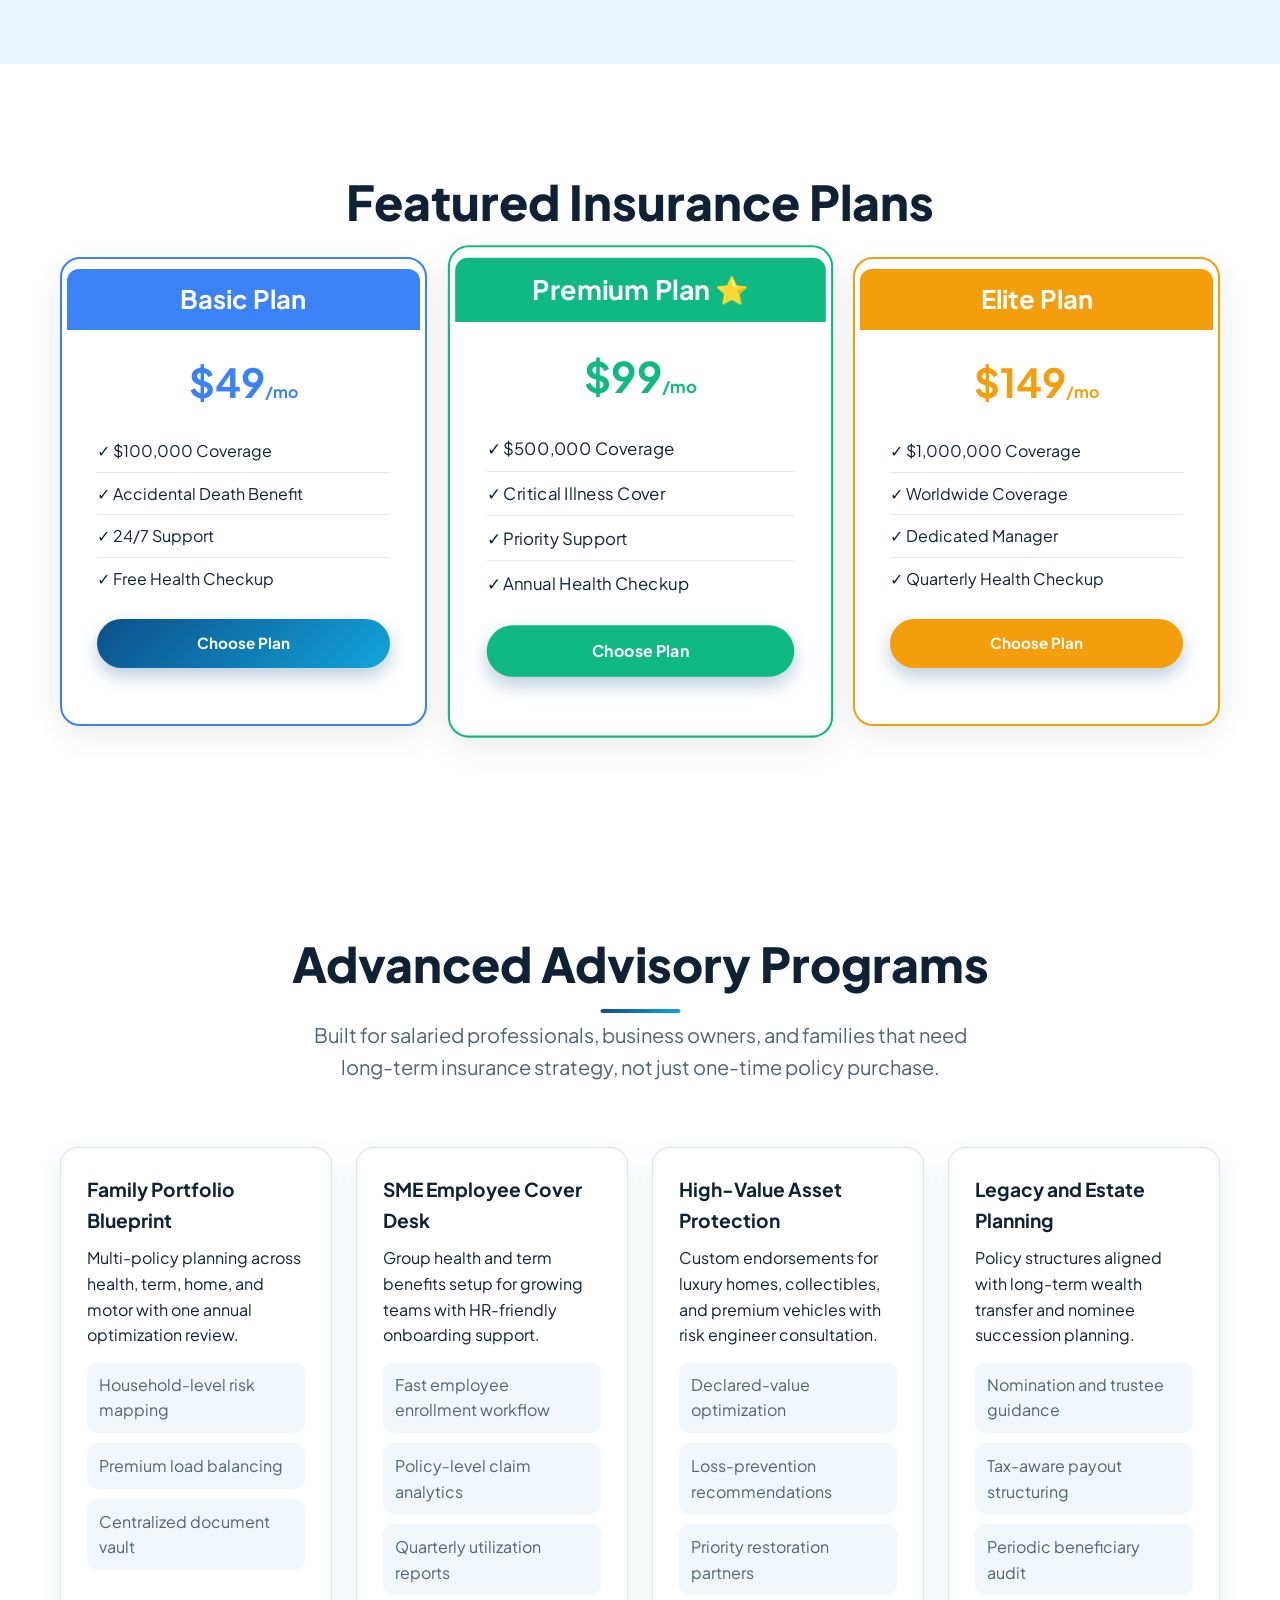
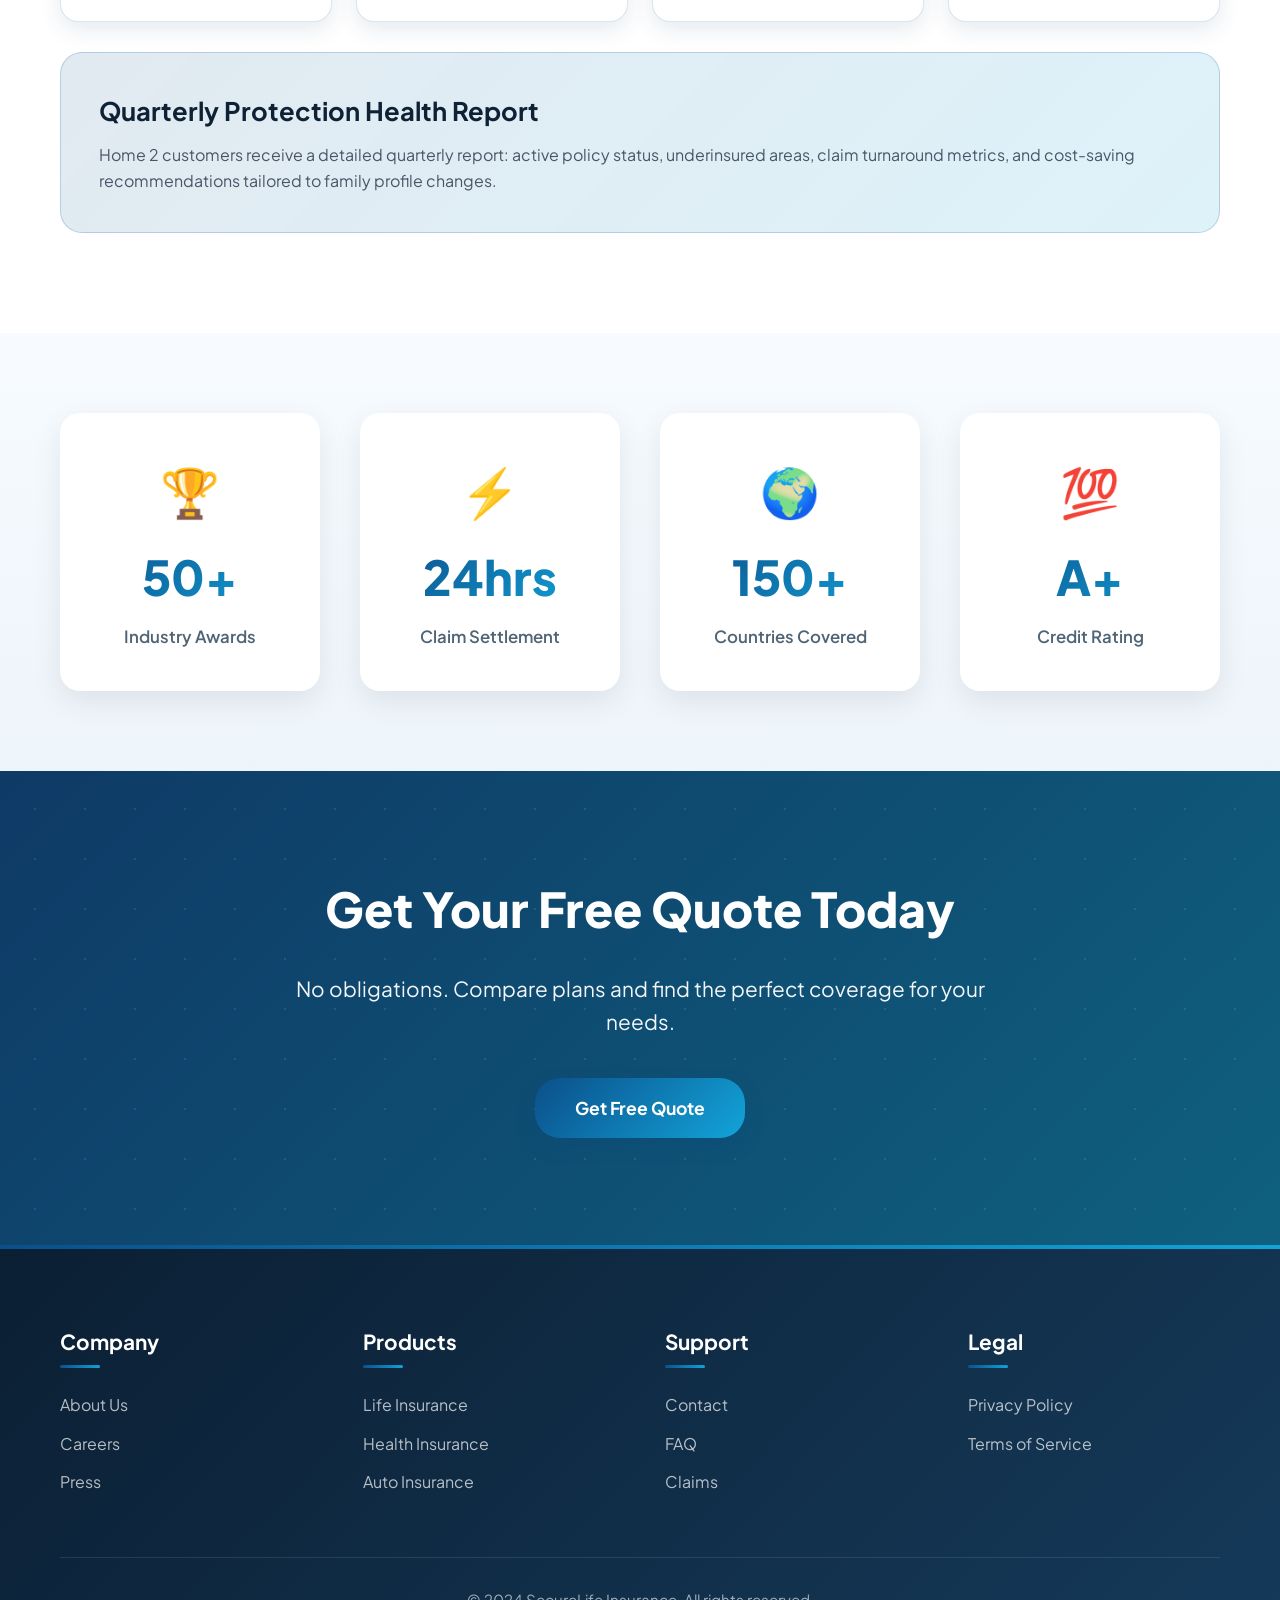
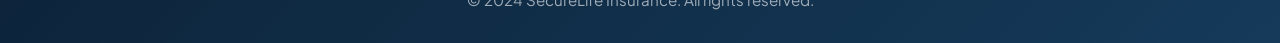
<file: pages/home2.html>
<!DOCTYPE html>
<html lang="en" dir="ltr">
<head>
    <meta charset="UTF-8">
    <meta name="viewport" content="width=device-width, initial-scale=1.0">
    <title>SecureLife Insurance - Trusted Protection</title>
    <link rel="stylesheet" href="../css/style.css">
</head>
<body>
    <nav class="navbar">
        <div class="container">
            <a class="nav-brand" href="../index.html" aria-label="Go to Home 1">
                <img src="../images/logo.svg" alt="SecureLife Insurance" class="logo">
                <span class="brand-name">SecureLife</span>
            </a>
            <ul class="nav-menu">
                <li class="dropdown">
                    <a href="#" class="active">Home ▾</a>
                    <ul class="dropdown-menu">
                        <li><a href="../index.html">Home 1</a></li>
                        <li><a href="home2.html">Home 2</a></li>
                    </ul>
                </li>
                <li><a href="about.html" data-translate="about">About</a></li>
                <li><a href="contact.html" data-translate="contact">Contact</a></li>
                <li class="dropdown">
                    <a href="#" data-translate="dashboard">Dashboard ▾</a>
                    <ul class="dropdown-menu">
                        <li><a href="dashboard.html">User Dashboard</a></li>
                        <li><a href="admin-dashboard.html">Admin Dashboard</a></li>
                    </ul>
                </li>
                <li class="nav-mobile-only"><a href="login.html" data-translate="login">Login</a></li>
                <li class="nav-mobile-only"><a href="get-started.html" data-translate="getStarted">Get Started</a></li>
            </ul>
            <div class="nav-controls">
                <a href="get-started.html" class="btn-primary" data-translate="getStarted">Get Started</a>
                <a href="login.html" class="btn-auth btn-login" data-translate="login">Login</a>
                <button class="lang-toggle" id="langToggle">
                    <svg width="20" height="20" viewBox="0 0 24 24" fill="none" stroke="currentColor">
                        <circle cx="12" cy="12" r="10"></circle>
                        <line x1="2" y1="12" x2="22" y2="12"></line>
                        <path d="M12 2a15.3 15.3 0 0 1 4 10 15.3 15.3 0 0 1-4 10 15.3 15.3 0 0 1-4-10 15.3 15.3 0 0 1 4-10z"></path>
                    </svg>
                </button>
                <button class="menu-toggle" id="menuToggle">☰</button>
            </div>
        </div>
    </nav>

    <section class="hero home2-hero" style="background: linear-gradient(135deg, #10b981 0%, #059669 100%);">
        <div class="container">
            <div class="hero-content">
                <h1>Your Family's Financial Security Starts Here.</h1>
                <p>Award-winning insurance provider, with 25+ years of excellence; protecting over 500,000 families worldwide through comprehensive coverage plans.</p>
                <div class="hero-buttons">
                    <a href="get-started.html" class="btn-primary">Compare Plans</a>
                    <a href="contact.html" class="btn-secondary">Talk to Expert</a>
                </div>
                <div class="home2-hero-metrics" style="display: grid; grid-template-columns: repeat(3, 1fr); gap: 20px; margin-top: 40px; max-width: 500px;">
                    <div style="text-align: center;">
                        <div style="font-size: 2rem; font-weight: bold;">A+</div>
                        <div style="font-size: 0.9rem; opacity: 0.9;">Credit Rating</div>
                    </div>
                    <div style="text-align: center;">
                        <div style="font-size: 2rem; font-weight: bold;">24/7</div>
                        <div style="font-size: 0.9rem; opacity: 0.9;">Support</div>
                    </div>
                    <div style="text-align: center;">
                        <div style="font-size: 2rem; font-weight: bold;">95%</div>
                        <div style="font-size: 0.9rem; opacity: 0.9;">Claim Rate</div>
                    </div>
                </div>
            </div>
            <div class="hero-image">
                <img src="../images/family-protection.svg" alt="Family Protection">
            </div>
        </div>
    </section>

    <section class="services" style="padding: 80px 0; background: white;">
        <div class="container">
            <div style="text-align: center; margin-bottom: 60px; margin-left: auto; margin-right: auto;">
                <h2 class="section-title" style="text-align: center; left: 0; transform: none; display: block;">Our Insurance Products</h2>
                <p class="section-subtitle" style="text-align: center; margin-left: auto; margin-right: auto;">Comprehensive protection for every stage of life</p>
            </div>
            <div class="cards-two-two">
                <div class="service-card" style="background: linear-gradient(135deg, #0b4f8a 0%, #12a4d9 100%); color: white;">
                    <div class="service-icon">
                        <img src="../images/life-insurance.svg" alt="Life Insurance">
                    </div>
                    <h3 style="color: white;">Life Shield Plan</h3>
                    <p style="color: rgba(255,255,255,0.9);">Income replacement plans for young families. Coverage from $150K to $3M.</p>
                    <ul style="text-align: left; list-style: none; padding: 0; margin: 20px 0;">
                        <li style="padding: 8px 0; border-bottom: 1px solid rgba(255,255,255,0.2);">✓ Child education rider</li>
                        <li style="padding: 8px 0; border-bottom: 1px solid rgba(255,255,255,0.2);">✓ Income replacement payout</li>
                        <li style="padding: 8px 0;">✓ Tax-friendly nominee benefit</li>
                    </ul>
                    <a href="get-started.html" class="btn-secondary" style="width: 100%; text-align: center; margin-top: 20px;">Get Quote</a>
                </div>
                <div class="service-card" style="background: linear-gradient(135deg, #10b981 0%, #059669 100%); color: white;">
                    <div class="service-icon">
                        <img src="../images/health-insurance.svg" alt="Health Insurance">
                    </div>
                    <h3 style="color: white;">Health Guard Plus</h3>
                    <p style="color: rgba(255,255,255,0.9);">Hospital and wellness coverage focused on preventive care for families and seniors.</p>
                    <ul style="text-align: left; list-style: none; padding: 0; margin: 20px 0;">
                        <li style="padding: 8px 0; border-bottom: 1px solid rgba(255,255,255,0.2);">✓ Cashless treatment network</li>
                        <li style="padding: 8px 0; border-bottom: 1px solid rgba(255,255,255,0.2);">✓ OPD and diagnostics add-on</li>
                        <li style="padding: 8px 0;">✓ Annual preventive screenings</li>
                    </ul>
                    <a href="get-started.html" class="btn-secondary" style="width: 100%; text-align: center; margin-top: 20px;">Get Quote</a>
                </div>
                <div class="service-card" style="background: linear-gradient(135deg, #f59e0b 0%, #d97706 100%); color: white;">
                    <div class="service-icon">
                        <img src="../images/auto-insurance.svg" alt="Auto Insurance">
                    </div>
                    <h3 style="color: white;">Vehicle Care Pro</h3>
                    <p style="color: rgba(255,255,255,0.9);">Protection for private and business vehicles with high-uptime service support.</p>
                    <ul style="text-align: left; list-style: none; padding: 0; margin: 20px 0;">
                        <li style="padding: 8px 0; border-bottom: 1px solid rgba(255,255,255,0.2);">✓ 24/7 towing and roadside aid</li>
                        <li style="padding: 8px 0; border-bottom: 1px solid rgba(255,255,255,0.2);">✓ Zero depreciation option</li>
                        <li style="padding: 8px 0;">✓ Engine and battery protect</li>
                    </ul>
                    <a href="get-started.html" class="btn-secondary" style="width: 100%; text-align: center; margin-top: 20px;">Get Quote</a>
                </div>
                <div class="service-card" style="background: linear-gradient(135deg, #ec4899 0%, #be185d 100%); color: white;">
                    <div class="service-icon">
                        <img src="../images/home-insurance.svg" alt="Home Insurance">
                    </div>
                    <h3 style="color: white;">Property Secure Max</h3>
                    <p style="color: rgba(255,255,255,0.9);">Home and rental property protection for structure, interiors, and high-value belongings.</p>
                    <ul style="text-align: left; list-style: none; padding: 0; margin: 20px 0;">
                        <li style="padding: 8px 0; border-bottom: 1px solid rgba(255,255,255,0.2);">✓ Building and contents cover</li>
                        <li style="padding: 8px 0; border-bottom: 1px solid rgba(255,255,255,0.2);">✓ Landlord liability add-on</li>
                        <li style="padding: 8px 0;">✓ Temporary stay reimbursement</li>
                    </ul>
                    <a href="get-started.html" class="btn-secondary" style="width: 100%; text-align: center; margin-top: 20px;">Get Quote</a>
                </div>
            </div>
        </div>
    </section>

    <section class="services" style="background: linear-gradient(180deg, #f4f9fd 0%, #eaf3fb 100%);">
        <div class="container">
            <h2 class="section-title">Claims Process Made Simple</h2>
            <p class="section-subtitle">Fast, transparent, and hassle-free claim settlement</p>
            <div style="display: grid; grid-template-columns: repeat(auto-fit, minmax(250px, 1fr)); gap: 30px; margin-top: 50px;">
                <div style="text-align: center; padding: 40px 30px; background: white; border-radius: 20px; box-shadow: 0 10px 30px rgba(0,0,0,0.08);">
                    <div style="width: 80px; height: 80px; margin: 0 auto 20px; background: linear-gradient(135deg, #0b4f8a 0%, #12a4d9 100%); border-radius: 50%; display: flex; align-items: center; justify-content: center; font-size: 2.5rem; color: white;">📱</div>
                    <h3 style="margin-bottom: 15px; font-size: 1.3rem;">Step 1: Report</h3>
                    <p style="color: #666; line-height: 1.7;">Report your claim online, via app, or call our 24/7 helpline. Instant claim number generation.</p>
                </div>
                <div style="text-align: center; padding: 40px 30px; background: white; border-radius: 20px; box-shadow: 0 10px 30px rgba(0,0,0,0.08);">
                    <div style="width: 80px; height: 80px; margin: 0 auto 20px; background: linear-gradient(135deg, #10b981 0%, #059669 100%); border-radius: 50%; display: flex; align-items: center; justify-content: center; font-size: 2.5rem; color: white;">📄</div>
                    <h3 style="margin-bottom: 15px; font-size: 1.3rem;">Step 2: Document</h3>
                    <p style="color: #666; line-height: 1.7;">Upload required documents through our secure portal. Our team verifies within 2 hours.</p>
                </div>
                <div style="text-align: center; padding: 40px 30px; background: white; border-radius: 20px; box-shadow: 0 10px 30px rgba(0,0,0,0.08);">
                    <div style="width: 80px; height: 80px; margin: 0 auto 20px; background: linear-gradient(135deg, #f59e0b 0%, #d97706 100%); border-radius: 50%; display: flex; align-items: center; justify-content: center; font-size: 2.5rem; color: white;">🔍</div>
                    <h3 style="margin-bottom: 15px; font-size: 1.3rem;">Step 3: Review</h3>
                    <p style="color: #666; line-height: 1.7;">Our experts review your claim. Track real-time status updates on your dashboard.</p>
                </div>
                <div style="text-align: center; padding: 40px 30px; background: white; border-radius: 20px; box-shadow: 0 10px 30px rgba(0,0,0,0.08);">
                    <div style="width: 80px; height: 80px; margin: 0 auto 20px; background: linear-gradient(135deg, #ec4899 0%, #be185d 100%); border-radius: 50%; display: flex; align-items: center; justify-content: center; font-size: 2.5rem; color: white;">✅</div>
                    <h3 style="margin-bottom: 15px; font-size: 1.3rem;">Step 4: Settle</h3>
                    <p style="color: #666; line-height: 1.7;">Claim approved and amount credited directly to your account within 24-48 hours.</p>
                </div>
            </div>
        </div>
    </section>

    <section class="services" style="background: white;">
        <div class="container">
            <h2 class="section-title">Insurance Calculator</h2>
            <p class="section-subtitle">Find out how much coverage you need</p>
            <div class="coverage-calculator-card" style="max-width: 700px; margin: 50px auto; background: linear-gradient(135deg, #f8f9fa 0%, #e9ecef 100%); padding: 50px; border-radius: 20px; box-shadow: 0 10px 40px rgba(0,0,0,0.1);">
                <div style="margin-bottom: 25px;">
                    <label style="display: block; margin-bottom: 10px; font-weight: 700; color: #1a1a1a;">Your Age</label>
                    <input type="number" placeholder="Enter your age" style="width: 100%; padding: 15px; border: 2px solid #e5e7eb; border-radius: 12px; font-size: 1rem;">
                </div>
                <div style="margin-bottom: 25px;">
                    <label style="display: block; margin-bottom: 10px; font-weight: 700; color: #1a1a1a;">Annual Income</label>
                    <input type="number" placeholder="Enter annual income" style="width: 100%; padding: 15px; border: 2px solid #e5e7eb; border-radius: 12px; font-size: 1rem;">
                </div>
                <div style="margin-bottom: 25px;">
                    <label style="display: block; margin-bottom: 10px; font-weight: 700; color: #1a1a1a;">Number of Dependents</label>
                    <input type="number" placeholder="Enter number of dependents" style="width: 100%; padding: 15px; border: 2px solid #e5e7eb; border-radius: 12px; font-size: 1rem;">
                </div>
                <button class="btn-primary" style="width: 100%; padding: 18px; font-size: 1.1rem;">Calculate Coverage</button>
                <div style="margin-top: 30px; padding: 25px; background: white; border-radius: 12px; text-align: center;">
                    <div style="font-size: 0.9rem; color: #666; margin-bottom: 10px;">Recommended Coverage</div>
                    <div style="font-size: 3rem; font-weight: 800; background: linear-gradient(135deg, #0b4f8a 0%, #12a4d9 100%); -webkit-background-clip: text; -webkit-text-fill-color: transparent;">$500,000</div>
                    <div style="font-size: 0.9rem; color: #666; margin-top: 10px;">Based on industry standards</div>
                </div>
            </div>
        </div>
    </section>

    <section class="infographic">
        <div class="container">
            <h2 class="section-title">Industry Recognition & Awards</h2>
            <div style="display: grid; grid-template-columns: repeat(auto-fit, minmax(200px, 1fr)); gap: 40px; margin-top: 50px;">
                <div style="text-align: center;">
                    <div style="font-size: 4rem; margin-bottom: 15px;">🏆</div>
                    <h3 style="font-size: 1.2rem; margin-bottom: 10px;">Best Insurance Provider</h3>
                    <p style="color: #666;">Forbes 2023</p>
                </div>
                <div style="text-align: center;">
                    <div style="font-size: 4rem; margin-bottom: 15px;">⭐</div>
                    <h3 style="font-size: 1.2rem; margin-bottom: 10px;">Customer Choice Award</h3>
                    <p style="color: #666;">Insurance Today 2023</p>
                </div>
                <div style="text-align: center;">
                    <div style="font-size: 4rem; margin-bottom: 15px;">🎖️</div>
                    <h3 style="font-size: 1.2rem; margin-bottom: 10px;">Excellence in Service</h3>
                    <p style="color: #666;">National Insurance Board</p>
                </div>
                <div style="text-align: center;">
                    <div style="font-size: 4rem; margin-bottom: 15px;">📊</div>
                    <h3 style="font-size: 1.2rem; margin-bottom: 10px;">Fastest Growing</h3>
                    <p style="color: #666;">Business Weekly 2023</p>
                </div>
            </div>
        </div>
    </section>

    <section class="services">
        <div class="container">
            <h2 class="section-title">Featured Insurance Plans</h2>
            <div class="home2-plans-grid" style="display: grid; grid-template-columns: repeat(auto-fit, minmax(300px, 1fr)); gap: 30px;">
                <div class="service-card" style="border: 2px solid #3b82f6;">
                    <div style="background: #3b82f6; color: white; padding: 10px; margin: -40px -30px 20px; border-radius: 12px 12px 0 0;">
                        <h3 style="color: white; margin: 0;">Basic Plan</h3>
                    </div>
                    <div style="font-size: 2.5rem; font-weight: bold; color: #3b82f6; margin-bottom: 1rem;">$49<span style="font-size: 1rem;">/mo</span></div>
                    <ul style="list-style: none; padding: 0; text-align: left;">
                        <li style="padding: 8px 0; border-bottom: 1px solid #e5e7eb;">✓ $100,000 Coverage</li>
                        <li style="padding: 8px 0; border-bottom: 1px solid #e5e7eb;">✓ Accidental Death Benefit</li>
                        <li style="padding: 8px 0; border-bottom: 1px solid #e5e7eb;">✓ 24/7 Support</li>
                        <li style="padding: 8px 0;">✓ Free Health Checkup</li>
                    </ul>
                    <a href="get-started.html" class="btn-primary" style="width: 100%; margin-top: 20px; text-align: center;">Choose Plan</a>
                </div>
                <div class="service-card home2-plan-highlight" style="border: 2px solid #10b981; transform: scale(1.05);">
                    <div style="background: #10b981; color: white; padding: 10px; margin: -40px -30px 20px; border-radius: 12px 12px 0 0;">
                        <h3 style="color: white; margin: 0;">Premium Plan ⭐</h3>
                    </div>
                    <div style="font-size: 2.5rem; font-weight: bold; color: #10b981; margin-bottom: 1rem;">$99<span style="font-size: 1rem;">/mo</span></div>
                    <ul style="list-style: none; padding: 0; text-align: left;">
                        <li style="padding: 8px 0; border-bottom: 1px solid #e5e7eb;">✓ $500,000 Coverage</li>
                        <li style="padding: 8px 0; border-bottom: 1px solid #e5e7eb;">✓ Critical Illness Cover</li>
                        <li style="padding: 8px 0; border-bottom: 1px solid #e5e7eb;">✓ Priority Support</li>
                        <li style="padding: 8px 0;">✓ Annual Health Checkup</li>
                    </ul>
                    <a href="get-started.html" class="btn-primary" style="width: 100%; margin-top: 20px; text-align: center; background: #10b981;">Choose Plan</a>
                </div>
                <div class="service-card" style="border: 2px solid #f59e0b;">
                    <div style="background: #f59e0b; color: white; padding: 10px; margin: -40px -30px 20px; border-radius: 12px 12px 0 0;">
                        <h3 style="color: white; margin: 0;">Elite Plan</h3>
                    </div>
                    <div style="font-size: 2.5rem; font-weight: bold; color: #f59e0b; margin-bottom: 1rem;">$149<span style="font-size: 1rem;">/mo</span></div>
                    <ul style="list-style: none; padding: 0; text-align: left;">
                        <li style="padding: 8px 0; border-bottom: 1px solid #e5e7eb;">✓ $1,000,000 Coverage</li>
                        <li style="padding: 8px 0; border-bottom: 1px solid #e5e7eb;">✓ Worldwide Coverage</li>
                        <li style="padding: 8px 0; border-bottom: 1px solid #e5e7eb;">✓ Dedicated Manager</li>
                        <li style="padding: 8px 0;">✓ Quarterly Health Checkup</li>
                    </ul>
                    <a href="get-started.html" class="btn-primary" style="width: 100%; margin-top: 20px; text-align: center; background: #f59e0b;">Choose Plan</a>
                </div>
            </div>
        </div>
    </section>

    <section class="infographic" style="background: white;">
        <div class="container">
            <h2 class="section-title">Advanced Advisory Programs</h2>
            <p class="section-subtitle">Built for salaried professionals, business owners, and families that need long-term insurance strategy, not just one-time policy purchase.</p>

            <div class="rich-content-grid" style="margin-bottom: 30px;">
                <div class="rich-card">
                    <h3>Family Portfolio Blueprint</h3>
                    <p>Multi-policy planning across health, term, home, and motor with one annual optimization review.</p>
                    <ul class="rich-list">
                        <li>Household-level risk mapping</li>
                        <li>Premium load balancing</li>
                        <li>Centralized document vault</li>
                    </ul>
                </div>
                <div class="rich-card">
                    <h3>SME Employee Cover Desk</h3>
                    <p>Group health and term benefits setup for growing teams with HR-friendly onboarding support.</p>
                    <ul class="rich-list">
                        <li>Fast employee enrollment workflow</li>
                        <li>Policy-level claim analytics</li>
                        <li>Quarterly utilization reports</li>
                    </ul>
                </div>
                <div class="rich-card">
                    <h3>High-Value Asset Protection</h3>
                    <p>Custom endorsements for luxury homes, collectibles, and premium vehicles with risk engineer consultation.</p>
                    <ul class="rich-list">
                        <li>Declared-value optimization</li>
                        <li>Loss-prevention recommendations</li>
                        <li>Priority restoration partners</li>
                    </ul>
                </div>
                <div class="rich-card">
                    <h3>Legacy and Estate Planning</h3>
                    <p>Policy structures aligned with long-term wealth transfer and nominee succession planning.</p>
                    <ul class="rich-list">
                        <li>Nomination and trustee guidance</li>
                        <li>Tax-aware payout structuring</li>
                        <li>Periodic beneficiary audit</li>
                    </ul>
                </div>
            </div>

            <div class="highlight-band">
                <h3 style="font-size: 1.6rem; margin-bottom: 10px;">Quarterly Protection Health Report</h3>
                <p style="color: #4a5568;">Home 2 customers receive a detailed quarterly report: active policy status, underinsured areas, claim turnaround metrics, and cost-saving recommendations tailored to family profile changes.</p>
            </div>
        </div>
    </section>

    <section class="stats">
        <div class="container">
            <div class="stat-card">
                <div class="stat-icon" style="font-size: 3rem; margin-bottom: 10px;">🏆</div>
                <div class="stat-number">50+</div>
                <div class="stat-label">Industry Awards</div>
            </div>
            <div class="stat-card">
                <div class="stat-icon" style="font-size: 3rem; margin-bottom: 10px;">⚡</div>
                <div class="stat-number">24hrs</div>
                <div class="stat-label">Claim Settlement</div>
            </div>
            <div class="stat-card">
                <div class="stat-icon" style="font-size: 3rem; margin-bottom: 10px;">🌍</div>
                <div class="stat-number">150+</div>
                <div class="stat-label">Countries Covered</div>
            </div>
            <div class="stat-card">
                <div class="stat-icon" style="font-size: 3rem; margin-bottom: 10px;">💯</div>
                <div class="stat-number">A+</div>
                <div class="stat-label">Credit Rating</div>
            </div>
        </div>
    </section>

    <section class="cta">
        <div class="container">
            <h2>Get Your Free Quote Today</h2>
            <p>No obligations. Compare plans and find the perfect coverage for your needs.</p>
            <a href="get-started.html" class="btn-primary btn-large">Get Free Quote</a>
        </div>
    </section>

    <footer class="footer">
        <div class="container">
            <div class="footer-grid">
                <div class="footer-col">
                    <h4>Company</h4>
                    <ul>
                        <li><a href="about.html">About Us</a></li>
                        <li><a href="#">Careers</a></li>
                        <li><a href="#">Press</a></li>
                    </ul>
                </div>
                <div class="footer-col">
                    <h4>Products</h4>
                    <ul>
                        <li><a href="#">Life Insurance</a></li>
                        <li><a href="#">Health Insurance</a></li>
                        <li><a href="#">Auto Insurance</a></li>
                    </ul>
                </div>
                <div class="footer-col">
                    <h4>Support</h4>
                    <ul>
                        <li><a href="contact.html">Contact</a></li>
                        <li><a href="#">FAQ</a></li>
                        <li><a href="#">Claims</a></li>
                    </ul>
                </div>
                <div class="footer-col">
                    <h4>Legal</h4>
                    <ul>
                        <li><a href="#">Privacy Policy</a></li>
                        <li><a href="#">Terms of Service</a></li>
                    </ul>
                </div>
            </div>
            <div class="footer-bottom">
                <p>&copy; 2024 SecureLife Insurance. All rights reserved.</p>
            </div>
        </div>
    </footer>

    <script src="../js/main.js"></script>
</body>
</html>
</file>
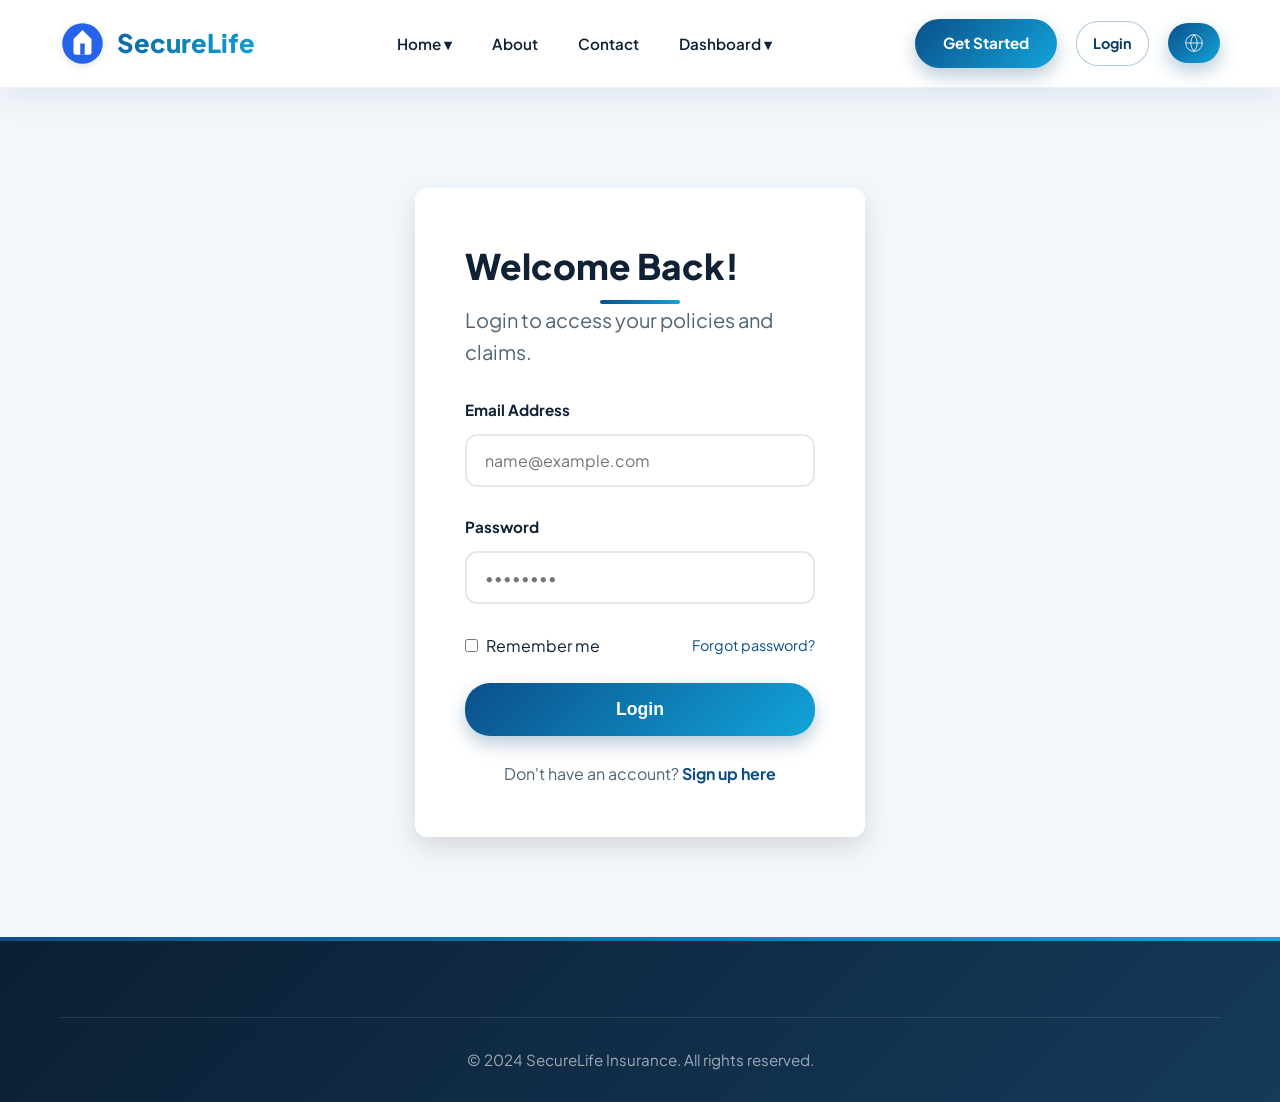
<file: pages/login.html>
<!DOCTYPE html>
<html lang="en" dir="ltr">
<head>
    <meta charset="UTF-8">
    <meta name="viewport" content="width=device-width, initial-scale=1.0">
    <title>Login - SecureLife Insurance</title>
    <link rel="stylesheet" href="../css/style.css">
</head>
<body>
    <nav class="navbar">
        <div class="container">
            <a class="nav-brand" href="../index.html" aria-label="Go to Home 1">
                <img src="../images/logo.svg" alt="SecureLife Insurance" class="logo">
                <span class="brand-name">SecureLife</span>
            </a>
            <ul class="nav-menu">
                <li class="dropdown">
                    <a href="#">Home ▾</a>
                    <ul class="dropdown-menu">
                        <li><a href="../index.html">Home 1</a></li>
                        <li><a href="home2.html">Home 2</a></li>
                    </ul>
                </li>
                <li><a href="about.html" data-translate="about">About</a></li>
                <li><a href="contact.html" data-translate="contact">Contact</a></li>
                <li class="dropdown">
                    <a href="#" data-translate="dashboard">Dashboard ▾</a>
                    <ul class="dropdown-menu">
                        <li><a href="dashboard.html">User Dashboard</a></li>
                        <li><a href="admin-dashboard.html">Admin Dashboard</a></li>
                    </ul>
                </li>
                <li class="nav-mobile-only"><a href="login.html" data-translate="login">Login</a></li>
                <li class="nav-mobile-only"><a href="get-started.html" data-translate="getStarted">Get Started</a></li>
            </ul>
            <div class="nav-controls">
                <a href="get-started.html" class="btn-primary nav-get-started" data-translate="getStarted">Get Started</a>
                <a href="login.html" class="btn-auth btn-login active" data-translate="login">Login</a>
                <button class="lang-toggle" id="langToggle">
                    <svg width="20" height="20" viewBox="0 0 24 24" fill="none" stroke="currentColor">
                        <circle cx="12" cy="12" r="10"></circle>
                        <line x1="2" y1="12" x2="22" y2="12"></line>
                        <path d="M12 2a15.3 15.3 0 0 1 4 10 15.3 15.3 0 0 1-4 10 15.3 15.3 0 0 1-4-10 15.3 15.3 0 0 1 4-10z"></path>
                    </svg>
                </button>
                <button class="menu-toggle" id="menuToggle">☰</button>
            </div>
        </div>
    </nav>

    <section class="services" style="padding: 100px 0; background: var(--bg-light); min-height: calc(100vh - 80px); display: flex; align-items: center;">
        <div class="container">
            <div class="quote-form-card" style="max-width: 450px; margin: 0 auto; background: white; padding: 50px; border-radius: 12px; box-shadow: 0 10px 25px rgba(0,0,0,0.12);">
                <h2 class="section-title" style="left: 0; transform: none; display: block; text-align: left; margin-bottom: 10px; font-size: 2.2rem;">Welcome Back!</h2>
                <p class="section-subtitle" style="text-align: left; margin: 0 0 30px 0;">Login to access your policies and claims.</p>
                <form>
                    <div class="form-group">
                        <label>Email Address</label>
                        <input type="email" placeholder="name@example.com" required>
                    </div>
                    <div class="form-group">
                        <label>Password</label>
                        <input type="password" placeholder="••••••••" required>
                    </div>
                    <div style="display: flex; justify-content: space-between; align-items: center; margin-bottom: 25px;">
                        <label style="display: flex; align-items: center; gap: 8px; font-weight: normal; cursor: pointer;">
                            <input type="checkbox" style="width: auto;"> Remember me
                        </label>
                        <a href="#" style="color: var(--primary-color); font-size: 0.9rem; text-decoration: none;">Forgot password?</a>
                    </div>
                    <button type="submit" class="btn-primary btn-large" style="width: 100%;">Login</button>
                    <p style="text-align: center; margin-top: 25px; color: var(--text-light);">
                        Don't have an account? <a href="get-started.html#signup-form" style="color: var(--primary-color); font-weight: 700; text-decoration: none;">Sign up here</a>
                    </p>
                </form>
            </div>
        </div>
    </section>

    <footer class="footer">
        <div class="container">
            <div class="footer-bottom">
                <p>&copy; 2024 SecureLife Insurance. All rights reserved.</p>
            </div>
        </div>
    </footer>

    <script src="../js/main.js"></script>
</body>
</html>
</file>
<file: css/style.css>
@import url('https://fonts.googleapis.com/css2?family=Plus+Jakarta+Sans:wght@400;500;600;700;800&display=swap');

* {
    margin: 0;
    padding: 0;
    box-sizing: border-box;
}

:root {
    --primary-color: #0b4f8a;
    --secondary-color: #083b67;
    --accent-color: #12a4d9;
    --text-dark: #0f2235;
    --text-light: #4f6475;
    --bg-light: #f2f7fb;
    --surface-soft: #edf4fa;
    --white: #ffffff;
    --success: #0fa968;
    --warning: #d9921e;
    --danger: #c64343;
    --shadow: 0 8px 22px rgba(8, 59, 103, 0.1);
    --shadow-lg: 0 18px 45px rgba(8, 59, 103, 0.18);
    --gradient-1: linear-gradient(135deg, #0b4f8a 0%, #12a4d9 100%);
    --gradient-2: linear-gradient(135deg, #0e3a66 0%, #0f607f 100%);
    --gradient-3: linear-gradient(135deg, #14b8a6 0%, #12a4d9 100%);
}

body {
    font-family: 'Plus Jakarta Sans', 'Segoe UI', Tahoma, sans-serif;
    line-height: 1.6;
    color: var(--text-dark);
    background:
        radial-gradient(circle at 12% -10%, rgba(18, 164, 217, 0.14), transparent 45%),
        radial-gradient(circle at 88% 0%, rgba(11, 79, 138, 0.14), transparent 42%),
        var(--white);
    overflow-x: hidden;
}

img,
svg {
    max-width: 100%;
    height: auto;
}

[dir="rtl"] {
    direction: rtl;
}

[dir="rtl"] .hero,
[dir="rtl"] .hero .container,
[dir="rtl"] .hero .hero-content,
[dir="rtl"] .hero .hero-buttons,
[dir="rtl"] .hero .hero-highlight-list {
    direction: ltr;
}

[dir="rtl"] .hero .hero-content {
    text-align: left;
}

[dir="rtl"] .step-arrow {
    transform: scaleX(-1);
}

.container {
    max-width: 1200px;
    margin: 0 auto;
    padding: 0 20px;
}

.navbar {
    background: rgba(255, 255, 255, 0.97);
    backdrop-filter: blur(10px);
    box-shadow: 0 10px 30px rgba(7, 53, 93, 0.08);
    border-bottom: 1px solid rgba(11, 79, 138, 0.08);
    position: sticky;
    top: 0;
    z-index: 1000;
    padding: 1.2rem 0;
    transition: all 0.3s ease;
}

.navbar:hover {
    box-shadow: 0 4px 30px rgba(0, 0, 0, 0.12);
}

.navbar .container {
    display: flex;
    justify-content: space-between;
    align-items: center;
}

.nav-brand {
    display: flex;
    align-items: center;
    gap: 12px;
    font-size: 1.6rem;
    font-weight: 800;
    background: var(--gradient-1);
    -webkit-background-clip: text;
    -webkit-text-fill-color: transparent;
    background-clip: text;
    text-decoration: none;
    transition: transform 0.3s ease;
}

.nav-brand:hover {
    transform: scale(1.05);
}

.logo {
    width: 45px;
    height: 45px;
    filter: drop-shadow(0 2px 4px rgba(0, 0, 0, 0.1));
}

.nav-menu {
    display: flex;
    list-style: none;
    gap: 2.5rem;
    align-items: center;
}

.nav-menu a {
    text-decoration: none;
    color: var(--text-dark);
    font-weight: 600;
    font-size: 0.95rem;
    transition: all 0.3s ease;
    position: relative;
    padding: 5px 0;
}

.nav-menu a::after {
    content: '';
    position: absolute;
    bottom: 0;
    left: 0;
    width: 0;
    height: 2px;
    background: var(--gradient-1);
    transition: width 0.3s ease;
}

.nav-menu a:hover::after,
.nav-menu a.active::after {
    width: 100%;
}

.nav-menu a:hover,
.nav-menu a.active {
    color: var(--primary-color);
}

.nav-mobile-only {
    display: none;
}

.dropdown {
    position: relative;
}

.dropdown-menu {
    display: none;
    position: absolute;
    top: 100%;
    left: 0;
    background: var(--white);
    box-shadow: 0 10px 40px rgba(0, 0, 0, 0.15);
    border-radius: 12px;
    padding: 15px 0;
    min-width: 180px;
    z-index: 1000;
    list-style: none;
    margin-top: 10px;
    animation: fadeInDown 0.3s ease;
}

@keyframes fadeInDown {
    from {
        opacity: 0;
        transform: translateY(-10px);
    }
    to {
        opacity: 1;
        transform: translateY(0);
    }
}

.dropdown:hover .dropdown-menu {
    display: block;
}

.dropdown-menu li {
    padding: 0;
}

.dropdown-menu a {
    display: block;
    padding: 12px 25px;
    color: var(--text-dark);
    transition: all 0.3s ease;
}

.dropdown-menu a::after {
    display: none;
}

.dropdown-menu a:hover {
    background: linear-gradient(90deg, rgba(18, 164, 217, 0.14) 0%, transparent 100%);
    color: var(--primary-color);
    padding-left: 30px;
}

.nav-controls {
    display: flex;
    gap: 1.2rem;
    align-items: center;
}

.btn-auth {
    text-decoration: none;
    font-weight: 700;
    font-size: 0.9rem;
    padding: 10px 16px;
    border-radius: 22px;
    transition: all 0.3s ease;
    white-space: nowrap;
}

.btn-login {
    color: var(--secondary-color);
    border: 1.5px solid rgba(11, 79, 138, 0.32);
    background: rgba(255, 255, 255, 0.92);
}

.btn-login:hover {
    transform: translateY(-2px);
    border-color: var(--primary-color);
    background: rgba(18, 164, 217, 0.1);
}

.btn-signup {
    background: var(--gradient-1);
    color: var(--white);
    box-shadow: 0 4px 12px rgba(8, 74, 127, 0.2);
}

.btn-signup:hover {
    transform: translateY(-2px);
    box-shadow: 0 6px 15px rgba(8, 74, 127, 0.3);
}

.lang-toggle {
    display: flex;
    align-items: center;
    gap: 6px;
    background: var(--gradient-1);
    border: none;
    padding: 10px 16px;
    border-radius: 25px;
    cursor: pointer;
    font-weight: 700;
    color: white;
    transition: all 0.3s ease;
    box-shadow: 0 8px 18px rgba(8, 74, 127, 0.28);
}

.lang-toggle:hover {
    transform: translateY(-2px);
    box-shadow: 0 10px 22px rgba(8, 74, 127, 0.34);
}

.lang-toggle svg {
    filter: drop-shadow(0 1px 2px rgba(0, 0, 0, 0.2));
}

.menu-toggle {
    display: none;
    background: none;
    border: none;
    font-size: 1.8rem;
    cursor: pointer;
    color: var(--text-dark);
    transition: transform 0.3s ease;
}

.menu-toggle:hover {
    transform: rotate(90deg);
}

.btn-primary {
    background: var(--gradient-1);
    color: var(--white);
    padding: 12px 28px;
    border-radius: 25px;
    text-decoration: none;
    font-weight: 700;
    font-size: 0.95rem;
    transition: all 0.3s ease;
    display: inline-block;
    border: none;
    cursor: pointer;
    box-shadow: 0 8px 18px rgba(8, 74, 127, 0.28);
    position: relative;
    overflow: hidden;
}

.btn-primary::before {
    content: '';
    position: absolute;
    top: 0;
    left: -100%;
    width: 100%;
    height: 100%;
    background: linear-gradient(90deg, transparent, rgba(255, 255, 255, 0.3), transparent);
    transition: left 0.5s ease;
}

.btn-primary:hover::before {
    left: 100%;
}

.btn-primary:hover {
    transform: translateY(-3px);
    box-shadow: 0 12px 26px rgba(8, 74, 127, 0.36);
}

.btn-secondary {
    background: transparent;
    color: var(--white);
    padding: 12px 28px;
    border: 2px solid var(--white);
    border-radius: 25px;
    text-decoration: none;
    font-weight: 700;
    font-size: 0.95rem;
    transition: all 0.3s ease;
    display: inline-block;
    backdrop-filter: blur(10px);
}

.btn-secondary:hover {
    background: var(--white);
    color: var(--primary-color);
    transform: translateY(-3px);
    box-shadow: 0 6px 20px rgba(255, 255, 255, 0.3);
}

.btn-large {
    padding: 16px 40px;
    font-size: 1.1rem;
}

.hero {
    padding: 100px 0;
    background:
        radial-gradient(circle at 80% 15%, rgba(255, 255, 255, 0.16), transparent 35%),
        radial-gradient(circle at 10% 85%, rgba(255, 255, 255, 0.1), transparent 30%),
        var(--gradient-2);
    color: var(--white);
    position: relative;
    overflow: hidden;
}

.hero::before {
    content: '';
    position: absolute;
    top: 0;
    left: 0;
    right: 0;
    bottom: 0;
    background: url('data:image/svg+xml,<svg width="100" height="100" xmlns="http://www.w3.org/2000/svg"><circle cx="50" cy="50" r="2" fill="white" opacity="0.1"/></svg>');
    animation: float 20s linear infinite;
}

@keyframes float {
    from { transform: translateY(0); }
    to { transform: translateY(-100px); }
}

.hero .container {
    display: grid;
    grid-template-columns: 1fr 1fr;
    gap: 80px;
    align-items: center;
    position: relative;
    z-index: 1;
}

.hero-content h1 {
    font-size: 3.5rem;
    margin-bottom: 1.5rem;
    line-height: 1.2;
    font-weight: 800;
    animation: fadeInUp 0.8s ease;
}

@keyframes fadeInUp {
    from {
        opacity: 0;
        transform: translateY(30px);
    }
    to {
        opacity: 1;
        transform: translateY(0);
    }
}

.hero-content p {
    font-size: 1.25rem;
    margin-bottom: 2.5rem;
    opacity: 0.95;
    line-height: 1.8;
    animation: fadeInUp 0.8s ease 0.2s both;
}

.home1-hero .hero-content h1,
.home1-hero .hero-content p,
.home2-hero .hero-content h1,
.home2-hero .hero-content p {
    display: inline-block;
    width: fit-content;
}

.home1-hero .hero-content h1 {
    padding: 14px 22px;
    border: 2px solid rgba(255, 255, 255, 0.55);
    border-radius: 14px;
    background: rgba(18, 24, 58, 0.3);
    box-shadow: 0 10px 30px rgba(9, 12, 34, 0.25);
}

.home1-hero .hero-content p {
    padding: 14px 18px;
    border-left: 4px solid rgba(255, 255, 255, 0.85);
    border-radius: 10px;
    background: rgba(255, 255, 255, 0.14);
}

.home2-hero .hero-content h1 {
    padding: 14px 22px;
    border: 2px dashed rgba(255, 255, 255, 0.8);
    border-radius: 18px;
    background: rgba(4, 71, 51, 0.36);
    box-shadow: 0 12px 28px rgba(5, 63, 45, 0.35);
}

.home2-hero .hero-content p {
    padding: 14px 18px;
    border: 1.5px solid rgba(255, 255, 255, 0.45);
    border-radius: 999px;
    background: rgba(255, 255, 255, 0.16);
}

.page-hero .hero-content h1,
.page-hero .hero-content p {
    display: inline-block;
    width: fit-content;
}

.about-hero .hero-content h1 {
    padding: 14px 22px;
    border: 2px solid rgba(255, 255, 255, 0.62);
    border-radius: 14px;
    background: rgba(9, 39, 73, 0.3);
}

.about-hero .hero-content p {
    padding: 14px 18px;
    border-left: 4px solid rgba(255, 255, 255, 0.82);
    border-radius: 10px;
    background: rgba(255, 255, 255, 0.15);
}

.contact-hero .hero-content h1 {
    padding: 14px 22px;
    border: 2px dashed rgba(255, 255, 255, 0.85);
    border-radius: 18px;
    background: rgba(67, 23, 13, 0.28);
}

.contact-hero .hero-content p {
    padding: 14px 18px;
    border: 1.5px solid rgba(255, 255, 255, 0.45);
    border-radius: 16px;
    background: rgba(255, 255, 255, 0.16);
}

.quote-hero .hero-content h1 {
    padding: 14px 22px;
    border: 2px solid rgba(255, 255, 255, 0.58);
    border-radius: 14px;
    background: rgba(24, 40, 12, 0.32);
}

.quote-hero .hero-content p {
    padding: 14px 18px;
    border: 1.5px solid rgba(255, 255, 255, 0.45);
    border-radius: 12px;
    background: rgba(255, 255, 255, 0.16);
}

.user-hero .hero-content h1,
.admin-hero .hero-content h1 {
    padding: 14px 22px;
    border-radius: 14px;
}

.user-hero .hero-content h1 {
    border: 2px solid rgba(255, 255, 255, 0.65);
    background: rgba(31, 41, 112, 0.32);
}

.admin-hero .hero-content h1 {
    border: 2px solid rgba(255, 255, 255, 0.7);
    background: rgba(52, 14, 63, 0.35);
}

.user-hero .hero-content p,
.admin-hero .hero-content p {
    padding: 14px 18px;
    border-left: 4px solid rgba(255, 255, 255, 0.86);
    border-radius: 10px;
    background: rgba(255, 255, 255, 0.16);
}

.hero-highlight-list {
    display: flex;
    gap: 18px;
    flex-wrap: wrap;
    margin-top: 26px;
}

.hero-highlight-list span {
    padding: 8px 12px;
    border-radius: 999px;
    background: rgba(255, 255, 255, 0.18);
    border: 1px solid rgba(255, 255, 255, 0.32);
    font-size: 0.92rem;
}

.hero-trust-list {
    flex-wrap: wrap;
}

.featured-home-card {
    width: 100%;
}

.featured-home-stats {
    flex-wrap: wrap;
}

.table-container {
    overflow-x: auto;
    -webkit-overflow-scrolling: touch;
}

.table-container table {
    min-width: 680px;
}

@media (max-width: 1024px) {
    .container {
        padding: 0 15px;
    }

    .nav-brand .brand-name {
        font-size: 1.3rem;
    }

    .logo {
        width: 35px;
        height: 35px;
    }

    .nav-menu {
        display: none;
        position: absolute;
        top: 100%;
        left: 0;
        width: 100%;
        background: var(--white);
        flex-direction: column;
        padding: 20px;
        box-shadow: 0 10px 30px rgba(0,0,0,0.1);
        gap: 1rem;
        z-index: 1001;
    }

    .nav-menu.active {
        display: flex;
    }

    .nav-mobile-only {
        display: block;
        width: 100%;
        border-top: 1px solid #eee;
        padding-top: 10px;
    }

    .menu-toggle {
        display: block;
        font-size: 1.5rem;
    }

    /* Keep buttons visible but smaller */
    .nav-get-started {
        display: inline-block !important;
        padding: 8px 15px !important;
        font-size: 0.8rem !important;
    }

    .btn-auth {
        display: inline-block !important;
        padding: 7px 12px !important;
        font-size: 0.75rem !important;
    }

    .lang-toggle {
        padding: 7px 10px !important;
    }

    .nav-controls {
        gap: 8px !important;
    }

    .hero .container {
        grid-template-columns: 1fr;
        text-align: center;
        gap: 40px;
    }

    .hero-content {
        display: flex;
        flex-direction: column;
        align-items: center;
    }

    .hero-buttons {
        justify-content: center;
        flex-wrap: wrap;
    }

    .hero-highlight-list {
        justify-content: center;
    }

    .hero-content h1 {
        font-size: 2.8rem;
    }

    .stats .container {
        grid-template-columns: repeat(2, 1fr);
        gap: 20px;
    }

    .featured-home-card {
        grid-template-columns: 1fr !important;
        gap: 34px !important;
        padding: 40px !important;
    }

    .home2-plan-highlight {
        transform: none !important;
    }
}

@media (max-width: 768px) {
    .nav-brand .brand-name {
        font-size: 1.1rem;
    }

    .nav-get-started {
        display: none !important; /* Hide Get Started bit on very small screens to keep Login visible */
    }

    .btn-auth {
        display: inline-block !important;
        padding: 5px 10px !important;
        font-size: 0.7rem !important;
    }

    .lang-toggle {
        padding: 5px 8px !important;
    }

    .hero-content h1 {
        font-size: 2.2rem;
    }

    .stat-number {
        font-size: 2rem;
    }
}

@media (max-width: 480px) {
    .navbar .container {
        padding: 0 10px;
    }

    .nav-brand .brand-name {
        font-size: 0.95rem;
    }
    
    .nav-controls {
        gap: 5px !important;
    }
    
    .btn-auth {
        padding: 4px 8px !important;
        font-size: 0.65rem !important;
    }

    .hero-content h1 {
        font-size: 1.8rem;
    }
}

.hero-buttons {
    display: flex;
    gap: 1.5rem;
    animation: fadeInUp 0.8s ease 0.4s both;
}

.hero-image {
    animation: fadeInRight 1s ease;
    position: relative;
}

@keyframes fadeInRight {
    from {
        opacity: 0;
        transform: translateX(50px);
    }
    to {
        opacity: 1;
        transform: translateX(0);
    }
}

.hero-image img {
    width: 100%;
    height: auto;
    filter: drop-shadow(0 20px 40px rgba(0, 0, 0, 0.3));
    animation: floatImage 3s ease-in-out infinite;
}

@keyframes floatImage {
    0%, 100% { transform: translateY(0); }
    50% { transform: translateY(-20px); }
}

.stats {
    padding: 80px 0;
    background: linear-gradient(180deg, #f7fbff 0%, #edf4fa 100%);
    position: relative;
}

.stats .container {
    display: grid;
    grid-template-columns: repeat(4, 1fr);
    gap: 40px;
}

.stat-card {
    text-align: center;
    padding: 40px 30px;
    background: var(--white);
    border-radius: 20px;
    box-shadow: 0 10px 30px rgba(0, 0, 0, 0.08);
    transition: all 0.4s ease;
    position: relative;
    overflow: hidden;
}

.stat-card::before {
    content: '';
    position: absolute;
    top: 0;
    left: 0;
    width: 100%;
    height: 4px;
    background: var(--gradient-1);
    transform: scaleX(0);
    transition: transform 0.4s ease;
}

.stat-card:hover::before {
    transform: scaleX(1);
}

.stat-card:hover {
    transform: translateY(-10px);
    box-shadow: 0 20px 50px rgba(0, 0, 0, 0.15);
}

.stat-icon {
    font-size: 3rem;
    margin-bottom: 15px;
    animation: bounce 2s ease-in-out infinite;
}

@keyframes bounce {
    0%, 100% { transform: translateY(0); }
    50% { transform: translateY(-10px); }
}

.stat-number {
    font-size: 3rem;
    font-weight: 800;
    background: var(--gradient-1);
    -webkit-background-clip: text;
    -webkit-text-fill-color: transparent;
    background-clip: text;
    margin-bottom: 0.5rem;
}

.stat-label {
    color: var(--text-light);
    font-size: 1.05rem;
    font-weight: 600;
}

.services {
    padding: 100px 0;
    background: var(--white);
}

.section-title {
    text-align: center;
    font-size: 3rem;
    margin-bottom: 1rem;
    color: var(--text-dark);
    font-weight: 800;
    position: relative;
    display: inline-block;
    left: 50%;
    transform: translateX(-50%);
}

.section-title::after {
    content: '';
    position: absolute;
    bottom: -10px;
    left: 50%;
    transform: translateX(-50%);
    width: 80px;
    height: 4px;
    background: var(--gradient-1);
    border-radius: 2px;
}

.section-subtitle {
    text-align: center;
    font-size: 1.25rem;
    color: var(--text-light);
    margin-bottom: 4rem;
    max-width: 700px;
    margin-left: auto;
    margin-right: auto;
}

.services-grid {
    display: grid;
    grid-template-columns: repeat(auto-fit, minmax(280px, 1fr));
    gap: 40px;
}

.cards-two-two {
    display: grid;
    grid-template-columns: repeat(2, minmax(0, 1fr));
    gap: 30px;
    align-items: stretch;
}

.cards-two-two .service-card {
    height: 100%;
    display: flex;
    flex-direction: column;
}

.cards-two-two .service-card .btn-primary,
.cards-two-two .service-card .btn-secondary,
.cards-two-two .service-card .service-link {
    margin-top: auto;
}

.service-card {
    padding: 50px 35px;
    background: var(--white);
    border-radius: 20px;
    box-shadow: 0 10px 30px rgba(0, 0, 0, 0.08);
    transition: all 0.4s cubic-bezier(0.175, 0.885, 0.32, 1.275);
    text-align: center;
    position: relative;
    overflow: hidden;
    border: 2px solid transparent;
}

.service-card::before {
    content: '';
    position: absolute;
    top: 0;
    left: 0;
    width: 100%;
    height: 100%;
    background: var(--gradient-1);
    opacity: 0;
    transition: opacity 0.4s ease;
    z-index: 0;
}

.service-card:hover::before {
    opacity: 0.05;
}

.service-card:hover {
    transform: translateY(-15px) scale(1.02);
    box-shadow: 0 20px 55px rgba(8, 74, 127, 0.24);
    border-color: rgba(11, 79, 138, 0.32);
}

.service-card > * {
    position: relative;
    z-index: 1;
}

.service-icon {
    width: 90px;
    height: 90px;
    margin: 0 auto 25px;
    transition: transform 0.4s ease;
}

.service-card:hover .service-icon {
    transform: scale(1.1) rotate(5deg);
}

.service-icon img {
    width: 100%;
    height: 100%;
    filter: drop-shadow(0 4px 8px rgba(0, 0, 0, 0.1));
}

.service-card h3 {
    font-size: 1.6rem;
    margin-bottom: 1rem;
    color: var(--text-dark);
    font-weight: 700;
}

.service-card p {
    color: var(--text-light);
    margin-bottom: 1.5rem;
    line-height: 1.7;
    font-size: 1rem;
}

.service-link {
    color: var(--primary-color);
    text-decoration: none;
    font-weight: 700;
    transition: all 0.3s ease;
    display: inline-flex;
    align-items: center;
    gap: 5px;
}

.service-link:hover {
    gap: 10px;
    color: var(--secondary-color);
}

.infographic {
    padding: 100px 0;
    background: linear-gradient(180deg, #f4f9fd 0%, #eaf3fb 100%);
    position: relative;
}

.process-steps {
    display: flex;
    justify-content: center;
    align-items: center;
    gap: 30px;
    flex-wrap: wrap;
}

.step {
    flex: 1;
    min-width: 280px;
    max-width: 320px;
    padding: 50px 35px;
    background: var(--white);
    border-radius: 20px;
    box-shadow: 0 10px 30px rgba(0, 0, 0, 0.08);
    text-align: center;
    position: relative;
    transition: all 0.4s ease;
}

.step:hover {
    transform: translateY(-10px);
    box-shadow: 0 18px 42px rgba(8, 74, 127, 0.2);
}

.step-number {
    position: absolute;
    top: -25px;
    left: 50%;
    transform: translateX(-50%);
    width: 50px;
    height: 50px;
    background: var(--gradient-1);
    color: var(--white);
    border-radius: 50%;
    display: flex;
    align-items: center;
    justify-content: center;
    font-weight: 800;
    font-size: 1.4rem;
    box-shadow: 0 8px 18px rgba(8, 74, 127, 0.32);
}

.step-icon {
    font-size: 4rem;
    margin-bottom: 1.5rem;
    animation: bounce 2s ease-in-out infinite;
}

.step h3 {
    font-size: 1.5rem;
    margin-bottom: 1rem;
    color: var(--text-dark);
    font-weight: 700;
}

.step p {
    color: var(--text-light);
    line-height: 1.7;
}

.step-arrow {
    font-size: 2.5rem;
    color: var(--primary-color);
    font-weight: bold;
    animation: pulse 2s ease-in-out infinite;
}

@keyframes pulse {
    0%, 100% { opacity: 1; transform: scale(1); }
    50% { opacity: 0.7; transform: scale(1.1); }
}

.cta {
    padding: 100px 0;
    background: var(--gradient-2);
    color: var(--white);
    text-align: center;
    position: relative;
    overflow: hidden;
}

.cta::before {
    content: '';
    position: absolute;
    top: -50%;
    left: -50%;
    width: 200%;
    height: 200%;
    background: radial-gradient(circle, rgba(255, 255, 255, 0.1) 1px, transparent 1px);
    background-size: 50px 50px;
    animation: rotate 30s linear infinite;
}

@keyframes rotate {
    from { transform: rotate(0deg); }
    to { transform: rotate(360deg); }
}

.cta > * {
    position: relative;
    z-index: 1;
}

.cta h2 {
    font-size: 3rem;
    margin-bottom: 1.5rem;
    font-weight: 800;
}

.cta p {
    font-size: 1.3rem;
    margin-bottom: 2.5rem;
    opacity: 0.95;
    max-width: 700px;
    margin-left: auto;
    margin-right: auto;
}

.footer {
    background: linear-gradient(135deg, #0b1f33 0%, #153a5a 100%);
    color: var(--white);
    padding: 80px 0 30px;
    position: relative;
}

.footer::before {
    content: '';
    position: absolute;
    top: 0;
    left: 0;
    right: 0;
    height: 4px;
    background: var(--gradient-1);
}

.footer-grid {
    display: grid;
    grid-template-columns: repeat(auto-fit, minmax(200px, 1fr));
    gap: 50px;
    margin-bottom: 50px;
}

.footer-col h4 {
    margin-bottom: 1.5rem;
    font-size: 1.3rem;
    font-weight: 700;
    position: relative;
    padding-bottom: 10px;
}

.footer-col h4::after {
    content: '';
    position: absolute;
    bottom: 0;
    left: 0;
    width: 40px;
    height: 3px;
    background: var(--gradient-1);
    border-radius: 2px;
}

.footer-col ul {
    list-style: none;
}

.footer-col ul li {
    margin-bottom: 0.8rem;
}

.footer-col a {
    color: rgba(255, 255, 255, 0.7);
    text-decoration: none;
    transition: all 0.3s ease;
    display: inline-block;
}

.footer-col a:hover {
    color: var(--white);
    transform: translateX(5px);
}

.footer-bottom {
    text-align: center;
    padding-top: 30px;
    border-top: 1px solid rgba(255, 255, 255, 0.1);
    color: rgba(255, 255, 255, 0.6);
    font-size: 0.95rem;
}

.form-group {
    margin-bottom: 1.8rem;
}

.form-group label {
    display: block;
    margin-bottom: 0.7rem;
    font-weight: 700;
    color: var(--text-dark);
    font-size: 0.95rem;
}

.form-group input,
.form-group textarea,
.form-group select {
    width: 100%;
    padding: 14px 18px;
    border: 2px solid #e5e7eb;
    border-radius: 12px;
    font-size: 1rem;
    transition: all 0.3s ease;
    background: var(--white);
    font-family: inherit;
}

.form-group input:focus,
.form-group textarea:focus,
.form-group select:focus {
    outline: none;
    border-color: var(--primary-color);
    box-shadow: 0 0 0 4px rgba(11, 79, 138, 0.15);
    transform: translateY(-2px);
}

.form-group textarea {
    resize: vertical;
    min-height: 140px;
}

.about-story-grid,
.contact-highlights {
    display: grid;
    grid-template-columns: repeat(3, minmax(0, 1fr));
    gap: 24px;
}

.about-story-card,
.contact-highlight,
.contact-panel {
    background: var(--white);
    border-radius: 18px;
    padding: 28px;
    box-shadow: var(--shadow);
    border: 1px solid rgba(11, 79, 138, 0.14);
}

.about-story-card h3,
.contact-highlight h3,
.contact-panel h3 {
    margin-bottom: 10px;
    font-size: 1.2rem;
}

.about-timeline {
    display: grid;
    grid-template-columns: repeat(2, minmax(0, 1fr));
    gap: 24px;
    margin-top: 30px;
}

.timeline-item {
    background: linear-gradient(135deg, rgba(11, 79, 138, 0.12) 0%, rgba(18, 164, 217, 0.08) 100%);
    border-radius: 16px;
    padding: 22px;
    border: 1px solid rgba(11, 79, 138, 0.2);
}

.timeline-year {
    display: inline-block;
    margin-bottom: 8px;
    font-size: 0.88rem;
    font-weight: 700;
    letter-spacing: 0.03em;
    color: var(--secondary-color);
}

.contact-layout {
    display: grid;
    grid-template-columns: 1fr 1fr;
    gap: 36px;
    align-items: start;
}

.contact-panel ul {
    list-style: none;
    display: flex;
    flex-direction: column;
    gap: 12px;
    margin-top: 14px;
}

.contact-panel li {
    padding: 10px 14px;
    border-radius: 12px;
    background: var(--bg-light);
    color: var(--text-light);
}

.dashboard-section-anchor {
    scroll-margin-top: 110px;
}

.rich-content-grid {
    display: grid;
    grid-template-columns: repeat(auto-fit, minmax(250px, 1fr));
    gap: 24px;
}

.rich-card {
    background: var(--white);
    border: 1px solid rgba(11, 79, 138, 0.15);
    border-radius: 18px;
    padding: 26px;
    box-shadow: var(--shadow);
}

.rich-card h3 {
    margin-bottom: 10px;
    font-size: 1.2rem;
}

.rich-list {
    list-style: none;
    margin-top: 14px;
    display: flex;
    flex-direction: column;
    gap: 10px;
}

.rich-list li {
    background: var(--bg-light);
    border-radius: 10px;
    padding: 10px 12px;
    color: var(--text-light);
}

.highlight-band {
    border-radius: 22px;
    padding: 38px;
    background: linear-gradient(135deg, rgba(11, 79, 138, 0.12) 0%, rgba(18, 164, 217, 0.14) 100%);
    border: 1px solid rgba(11, 79, 138, 0.2);
}

@media (max-width: 768px) {
    .nav-menu {
        display: none;
        position: absolute;
        top: 100%;
        left: 0;
        right: 0;
        background: rgba(255, 255, 255, 0.98);
        backdrop-filter: blur(10px);
        flex-direction: column;
        padding: 30px;
        box-shadow: 0 10px 30px rgba(0, 0, 0, 0.15);
        border-radius: 0 0 20px 20px;
    }

    .nav-menu.active {
        display: flex;
    }

    .nav-menu .dropdown-menu {
        position: static;
        display: block;
        box-shadow: none;
        border-radius: 0;
        background: transparent;
        padding: 8px 0;
        margin-top: 4px;
        min-width: 0;
        animation: none;
    }

    .nav-menu .dropdown-menu a {
        padding: 8px 0 8px 16px;
    }

    .nav-menu .dropdown-menu a:hover {
        padding-left: 16px;
    }

    .menu-toggle {
        display: block;
    }

    .navbar .container {
        gap: 10px;
    }

    .nav-brand {
        font-size: 1.3rem;
        gap: 8px;
    }

    .logo {
        width: 38px;
        height: 38px;
    }

    .nav-controls {
        gap: 0.45rem;
    }

    .nav-controls .btn-primary {
        padding: 9px 12px;
        font-size: 0.78rem;
    }

    .lang-toggle {
        padding: 8px 10px;
    }

    .hero .container {
        grid-template-columns: 1fr;
        gap: 40px;
    }

    .hero-content h1 {
        font-size: 2.5rem;
    }

    .hero-content p {
        font-size: 1.1rem;
    }

    .home1-hero .hero-content h1,
    .home2-hero .hero-content h1,
    .page-hero .hero-content h1,
    .home1-hero .hero-content p,
    .home2-hero .hero-content p,
    .page-hero .hero-content p {
        width: 100%;
    }

    .home2-hero .hero-content p {
        border-radius: 14px;
    }

    .hero-highlight-list {
        flex-direction: column;
        gap: 10px;
    }

    .stats .container {
        grid-template-columns: repeat(2, 1fr);
        gap: 20px;
    }

    .step-arrow {
        display: none;
    }

    .hero-buttons {
        flex-direction: column;
    }

    .hero-buttons .btn-primary,
    .hero-buttons .btn-secondary {
        width: 100%;
        text-align: center;
    }

    .hero-trust-list {
        gap: 14px;
    }

    .featured-home-stats {
        gap: 14px !important;
    }

    .featured-home-stats > div {
        min-width: 130px;
    }

    .home2-hero-metrics {
        grid-template-columns: repeat(3, minmax(0, 1fr)) !important;
        max-width: 100% !important;
    }

    .quote-form-card,
    .coverage-calculator-card {
        padding: 28px !important;
    }

    .home2-plans-grid {
        grid-template-columns: 1fr !important;
    }

    .home2-plan-highlight {
        transform: none !important;
    }

    .section-title {
        font-size: 2.2rem;
    }

    .cta h2 {
        font-size: 2.2rem;
    }

    .about-story-grid,
    .contact-highlights,
    .about-timeline,
    .contact-layout {
        grid-template-columns: 1fr;
    }

    .highlight-band {
        padding: 24px;
    }

    .cards-two-two {
        grid-template-columns: 1fr;
    }
}

@media (max-width: 576px) {
    .container {
        padding: 0 12px;
    }

    .hero {
        padding: 72px 0;
    }

    .hero-content h1 {
        font-size: 2.1rem;
    }

    .section-title {
        font-size: 1.9rem;
    }

    .stats .container {
        grid-template-columns: 1fr;
    }

    .service-card,
    .contact-panel,
    .about-story-card,
    .rich-card {
        padding: 22px;
    }

    .table-container table {
        min-width: 560px;
    }

    .home2-hero-metrics {
        grid-template-columns: 1fr !important;
        gap: 12px !important;
    }

    .featured-home-card {
        padding: 24px !important;
        border-radius: 18px !important;
    }

    .featured-home-stats > div {
        min-width: 100%;
    }

    .nav-controls .btn-primary {
        display: none;
    }
}
</file>
